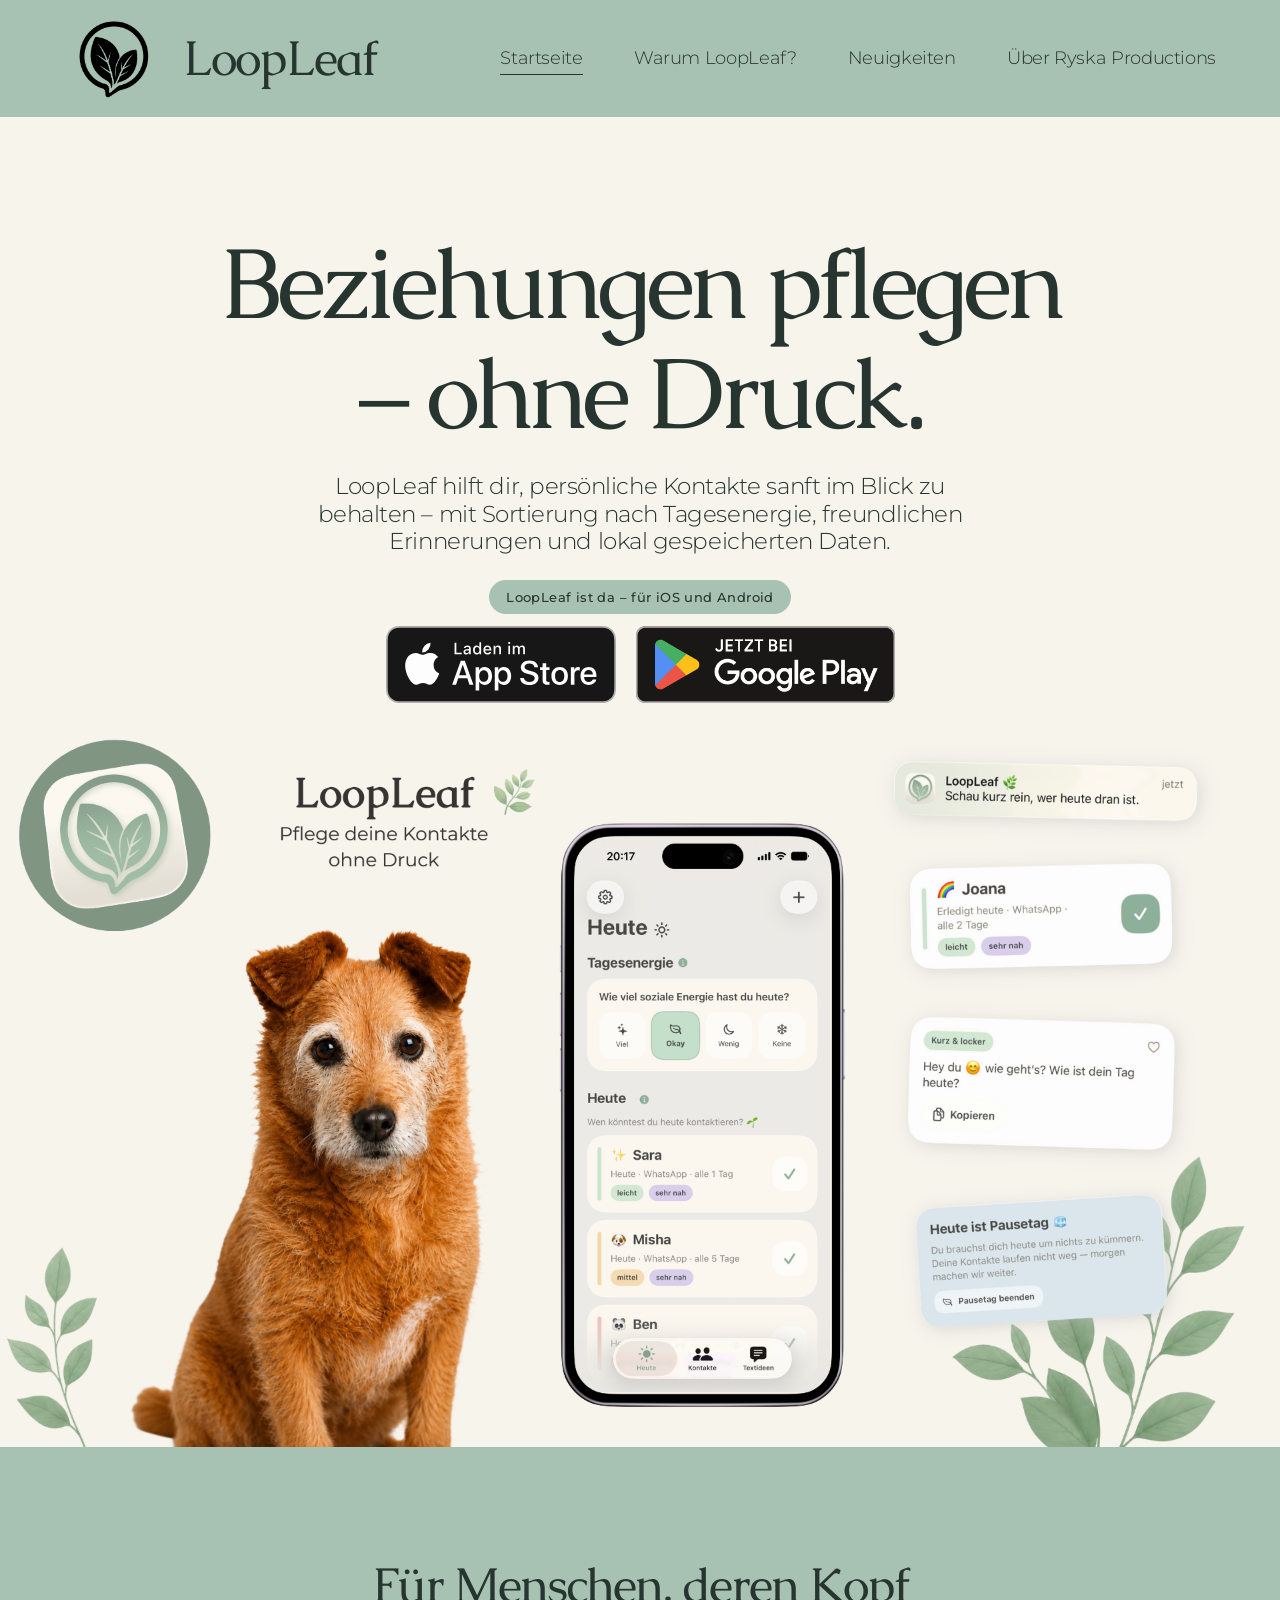
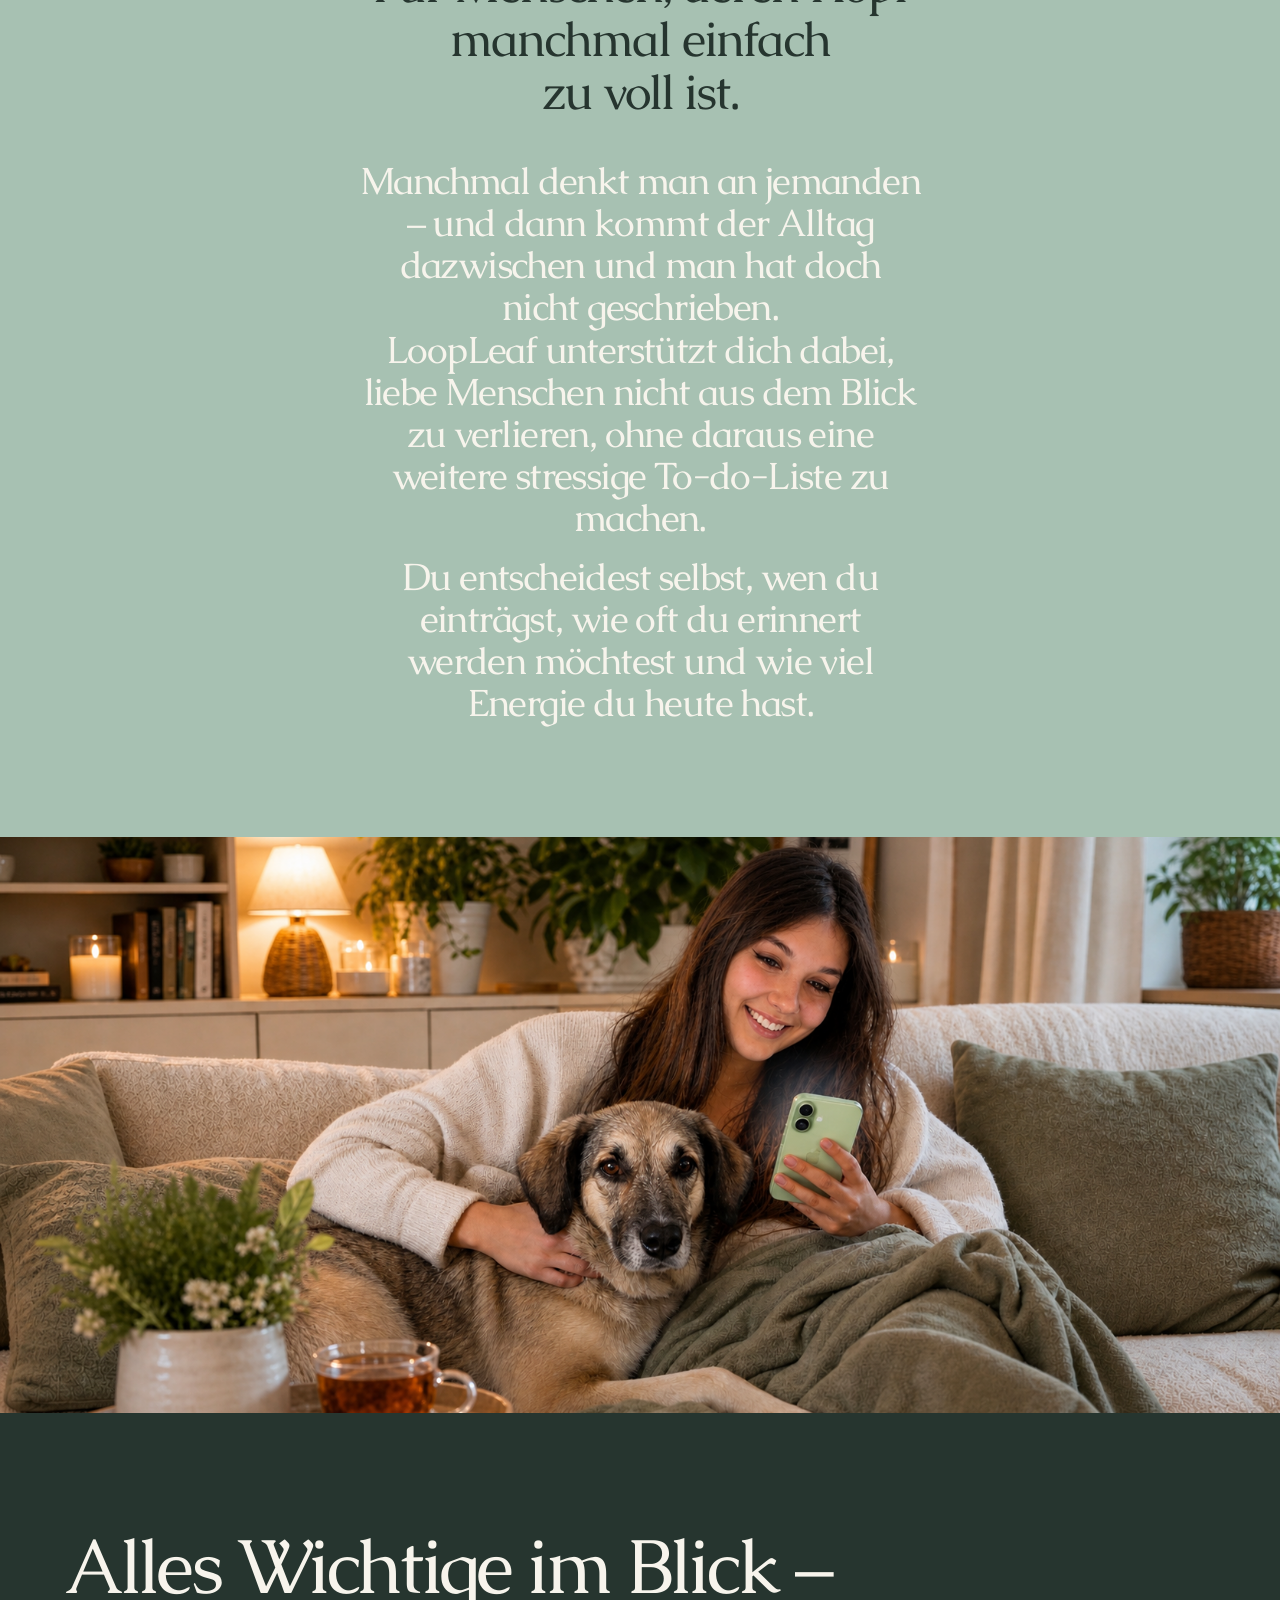
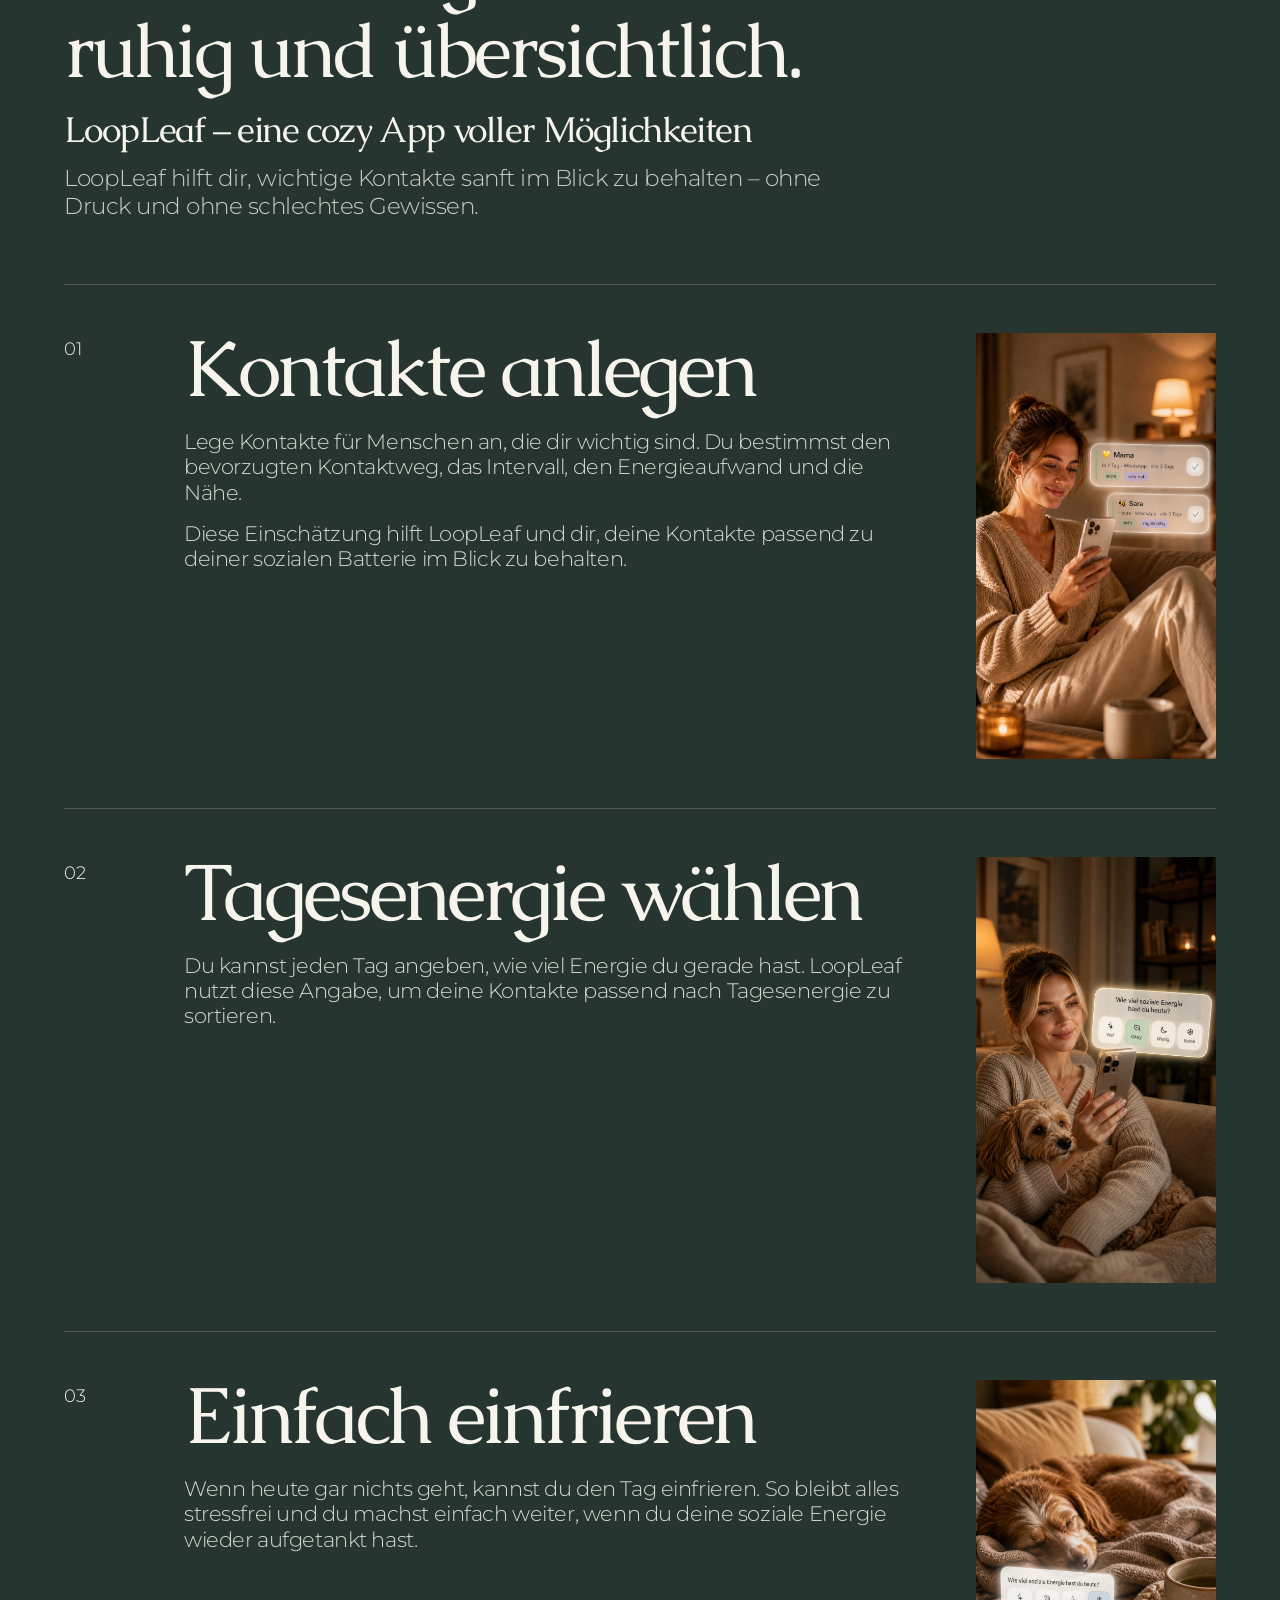
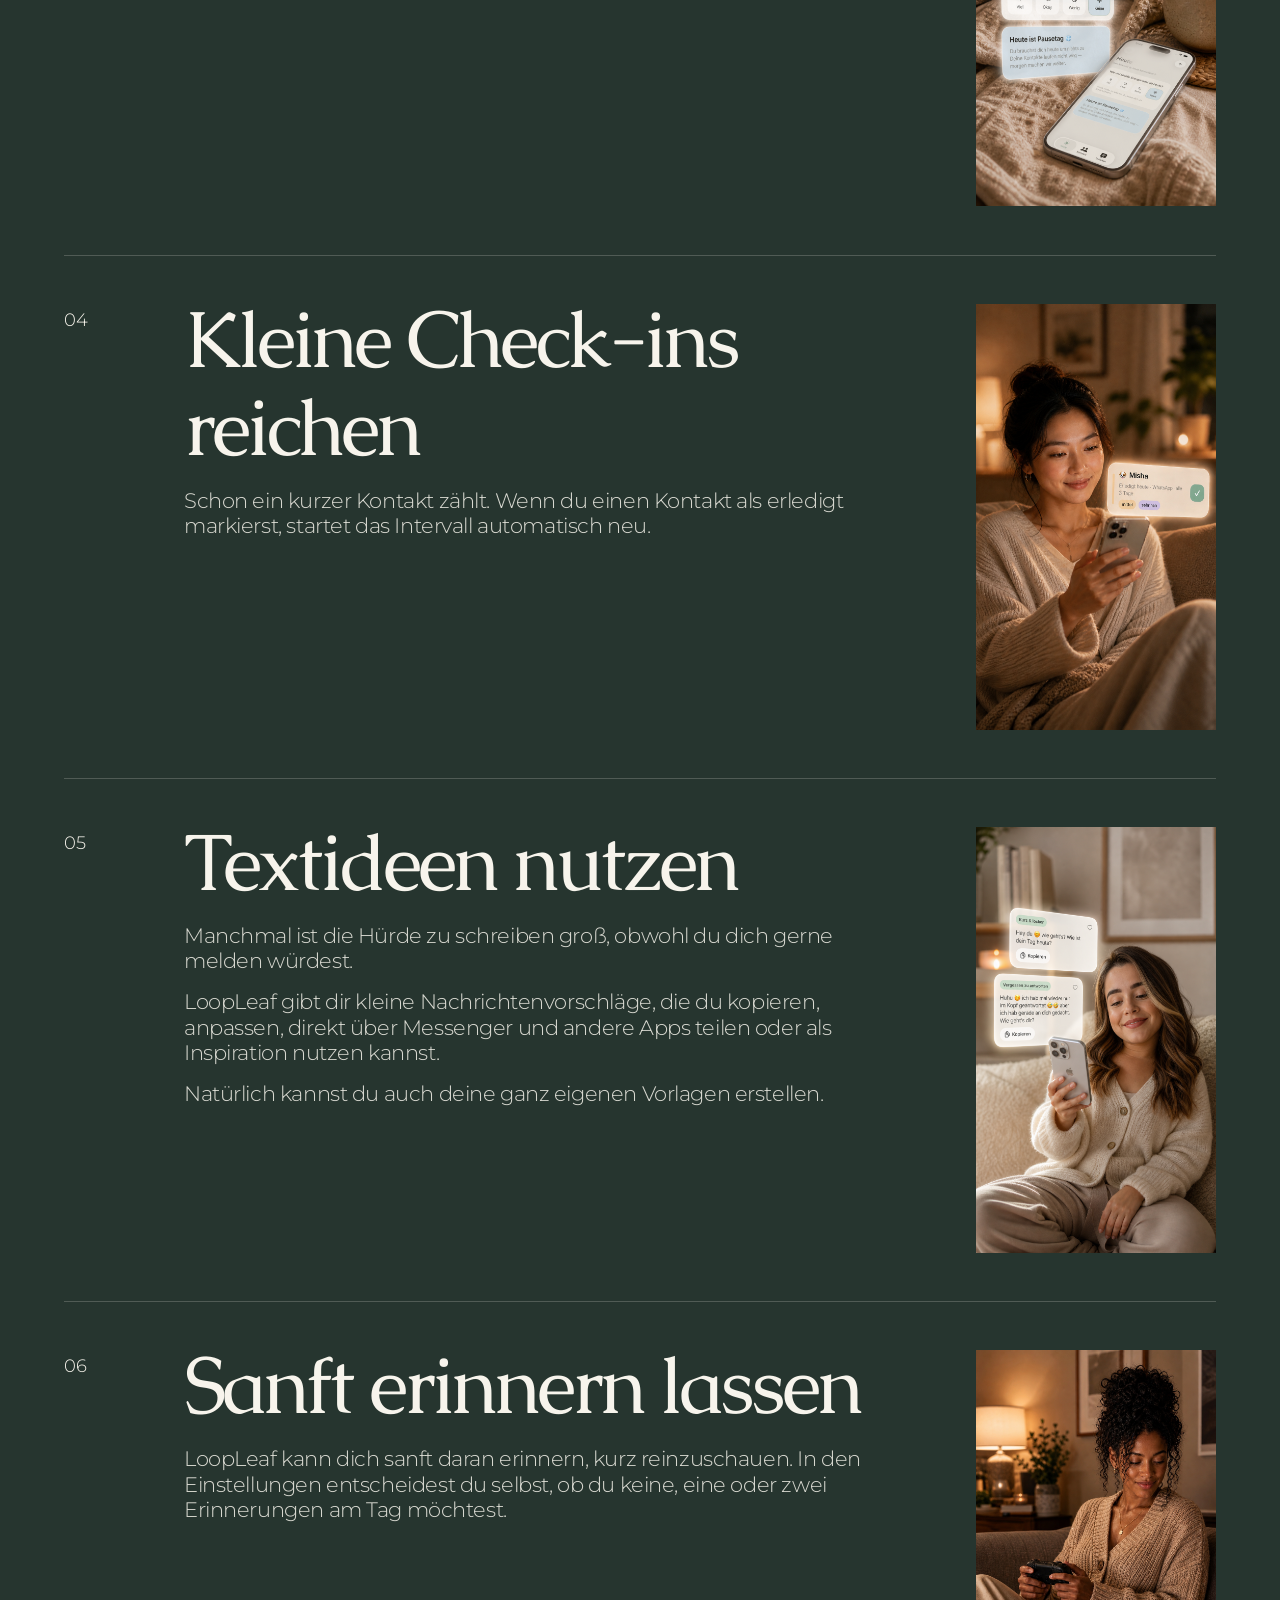
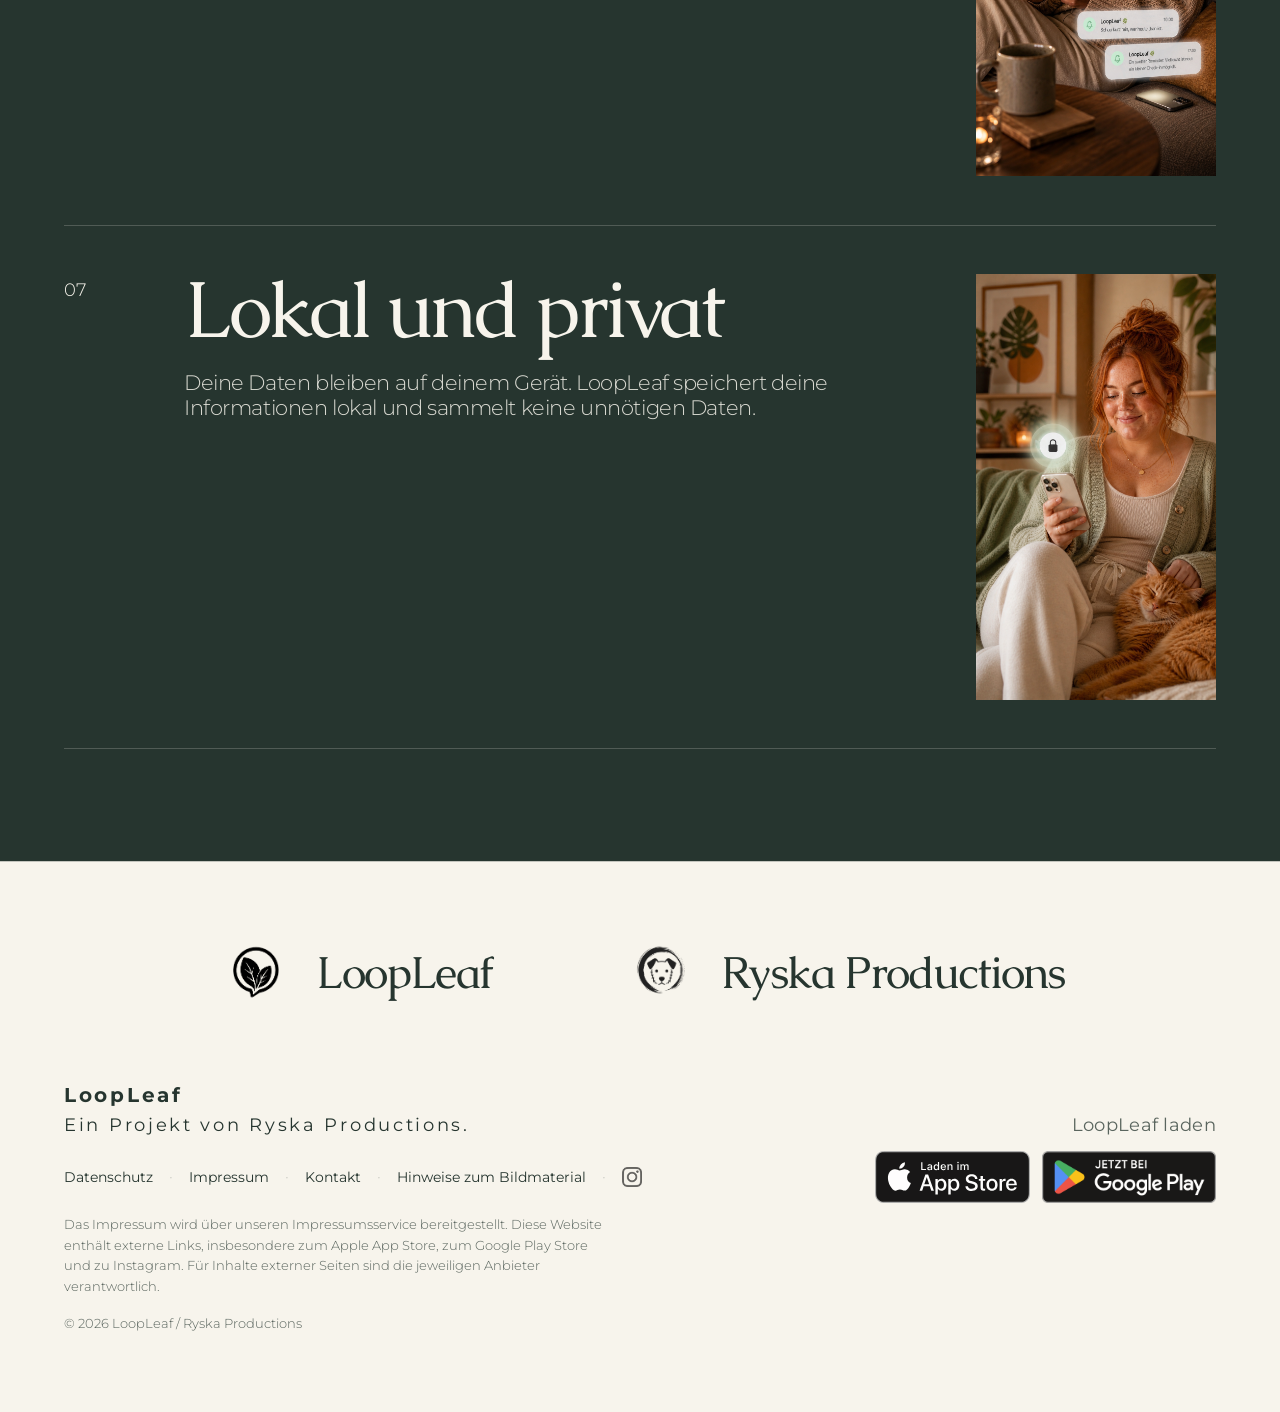
<file: index.html>
<!DOCTYPE html>
<html lang="de">
<head>
  <meta charset="UTF-8">
  <meta name="viewport" content="width=device-width, initial-scale=1.0">
  <meta name="description" content="LoopLeaf – Beziehungen pflegen ohne Druck. Eine iOS-App von Ryska Productions.">
  <title>LoopLeaf – Beziehungen pflegen ohne Druck.</title>
  <link rel="stylesheet" href="css/styles.css">
  <link rel="icon" href="assets/logos/loopleaf-app-icon-green.png" type="image/png">
  <link rel="apple-touch-icon" href="assets/logos/loopleaf-app-icon-green.png">

  <!-- Open Graph / Social Preview -->
  <meta property="og:type"         content="website">
  <meta property="og:url"          content="https://www.loopleaf.de/">
  <meta property="og:title"        content="LoopLeaf – Beziehungen pflegen ohne Druck.">
  <meta property="og:description"  content="LoopLeaf hilft dir, persönliche Kontakte sanft im Blick zu behalten – ohne Druck und ohne schlechtes Gewissen. Eine App von Ryska Productions.">
  <meta property="og:image"        content="https://www.loopleaf.de/assets/images/OG-Bild-LoopLeaf-1200x630-komp.jpg">
  <meta property="og:image:width"  content="1200">
  <meta property="og:image:height" content="630">
  <meta property="og:image:alt"    content="LoopLeaf – Beziehungen pflegen ohne Druck">
  <meta name="twitter:card"        content="summary_large_image">
  <meta name="twitter:title"       content="LoopLeaf – Beziehungen pflegen ohne Druck.">
  <meta name="twitter:description" content="LoopLeaf hilft dir, persönliche Kontakte sanft im Blick zu behalten – ohne Druck und ohne schlechtes Gewissen. Eine App von Ryska Productions.">
  <meta name="twitter:image"       content="https://www.loopleaf.de/assets/images/OG-Bild-LoopLeaf-1200x630-komp.jpg">
</head>
<body>

  <!-- HEADER -->
  <header class="site-header" id="site-header">
    <div class="header-inner">

      <a href="index.html" class="site-logo" aria-label="LoopLeaf – zur Startseite">
        <img src="assets/logos/loopleaf-logo-black.png" alt="" aria-hidden="true" class="site-logo__icon">
        <span class="site-logo__text">LoopLeaf</span>
      </a>

      <nav class="site-nav" id="site-nav" aria-label="Hauptnavigation">
        <ul role="list">
          <li><a href="index.html" aria-current="page">Startseite</a></li>
          <li><a href="warum.html">Warum LoopLeaf?</a></li>
          <li><a href="neuigkeiten.html">Neuigkeiten</a></li>
          <li><a href="ryska.html">Über Ryska Productions</a></li>
        </ul>
      </nav>

      <button
        class="nav-toggle"
        id="nav-toggle"
        aria-expanded="false"
        aria-controls="mobile-nav"
        aria-label="Menü öffnen"
      >
        <span class="nav-toggle-bar" aria-hidden="true"></span>
        <span class="nav-toggle-bar" aria-hidden="true"></span>
        <span class="nav-toggle-bar" aria-hidden="true"></span>
      </button>

    </div>
  </header>

  <!-- MOBILE NAVIGATION -->
  <nav class="mobile-nav" id="mobile-nav" aria-label="Mobile Navigation" aria-hidden="true">
    <ul role="list">
      <li><a href="index.html" aria-current="page">Startseite</a></li>
      <li><a href="warum.html">Warum LoopLeaf?</a></li>
      <li><a href="neuigkeiten.html">Neuigkeiten</a></li>
      <li><a href="ryska.html">Über Ryska Productions</a></li>
      <li><a href="datenschutz.html">Datenschutz</a></li>
      <li><a href="https://mein.online-impressum.de/ryska-productions/" target="_blank" rel="noopener noreferrer">Impressum</a></li>
      <li><a href="mailto:ryskaproductions@gmail.com">Kontakt</a></li>
    </ul>
  </nav>

  <!-- HAUPTINHALT -->
  <main id="main-content">

    <!-- 1. HERO -->
    <section class="hero">

      <!-- Textbereich im Container zentriert -->
      <div class="container">
        <div class="hero-text">
          <h1>Beziehungen pflegen – ohne Druck.</h1>
          <p class="hero-intro">
            LoopLeaf hilft dir, persönliche Kontakte sanft im Blick zu behalten –
            mit Sortierung nach Tagesenergie, freundlichen Erinnerungen und
            lokal gespeicherten Daten.
          </p>
          <span class="hero-badge">LoopLeaf ist da – für iOS und Android</span>
          <div class="hero-store-badges">
            <a
              href="https://apps.apple.com/de/app/loopleaf/id6767885278"
              target="_blank"
              rel="noopener noreferrer"
              referrerpolicy="no-referrer"
              aria-label="LoopLeaf im Apple App Store öffnen"
            >
              <img
                src="assets/icons/Download_on_App_Store/Black_lockup/SVG/Download_on_the_App_Store_Badge_DE_RGB_blk_092917.svg"
                alt="Download im App Store"
                class="store-badge"
              >
            </a>
            <a
              href="https://play.google.com/store/apps/details?id=com.ryska.loopleaf&amp;hl=de&amp;gl=DE"
              target="_blank"
              rel="noopener noreferrer"
              referrerpolicy="no-referrer"
              aria-label="LoopLeaf bei Google Play öffnen"
            >
              <img
                src="assets/icons/GetItOnGooglePlay_Badge_Web_color_German.png"
                alt="Jetzt bei Google Play"
                class="store-badge store-badge--play"
              >
            </a>
          </div>
        </div>
      </div>

      <!-- Bild außerhalb des Containers für maximale Breite -->
      <div class="hero-media">
        <picture>
          <source media="(min-width: 1024px)" srcset="assets/images/LL%20Web%20Hero%201920x1080_better.png">
          <source media="(min-width: 768px)" srcset="assets/images/LL%20Web%20Hero%20-%20Tablet_better.png">
          <img
            src="assets/images/LL%20Mobil%20Hero%20%281080%20x%201920%20px%29_better.png"
            alt="LoopLeaf App Vorschau mit Kontaktliste und sanften Erinnerungen"
            class="hero-image"
          >
        </picture>
      </div>

    </section>


    <!-- 2. ZIELGRUPPEN-ABSCHNITT -->
    <section class="target-section" aria-labelledby="target-heading">
      <div class="container">
        <h2 id="target-heading">Für Menschen, deren Kopf<br>manchmal einfach<br>zu voll ist.</h2>
        <p>
          Manchmal denkt man an jemanden – und dann kommt der Alltag dazwischen und man hat doch nicht geschrieben.<br>
          LoopLeaf unterstützt dich dabei, liebe Menschen nicht aus dem Blick zu verlieren,
          ohne daraus eine weitere stressige To-do-Liste zu machen.
        </p>
        <p>
          Du entscheidest selbst, wen du einträgst, wie oft du erinnert werden möchtest
          und wie viel Energie du heute hast.
        </p>
      </div>
    </section>


    <!-- 3. SOFA-BILD -->
    <div class="sofa-image-section">
      <img
        src="assets/images/loopleaf-sofa-scene.png"
        alt="Frau entspannt mit Hund auf dem Sofa und schaut auf ihr Smartphone"
      >
    </div>


    <!-- 4. FEATURES -->
    <section class="features-section" aria-labelledby="features-heading">
      <div class="container">

        <div class="features-intro">
          <h2 id="features-heading">Alles Wichtige<br class="mobile-br"> im Blick –<br>ruhig und<br class="mobile-br"> übersichtlich.</h2>
          <p class="features-subline">LoopLeaf – eine cozy App voller Möglichkeiten</p>
          <p class="features-desc">
            LoopLeaf hilft dir, wichtige Kontakte sanft im Blick zu behalten –
            ohne Druck und ohne schlechtes Gewissen.
          </p>
        </div>

        <div class="features-list">

          <!-- Feature 01 -->
          <article class="feature-item">
            <p class="feature-number">01</p>
            <div class="feature-content">
              <h3>Kontakte anlegen</h3>
              <p>
                Lege Kontakte für Menschen an, die dir wichtig sind. Du bestimmst den
                bevorzugten Kontaktweg, das Intervall, den Energieaufwand und die Nähe.
              </p>
              <p>
                Diese Einschätzung hilft LoopLeaf und dir, deine Kontakte passend zu deiner
                sozialen Batterie im Blick zu behalten.
              </p>
            </div>
            <img
              src="assets/images/feature-kontakte.png"
              alt="Kontaktübersicht in der LoopLeaf App"
              class="feature-image"
            >
          </article>

          <!-- Feature 02 -->
          <article class="feature-item">
            <p class="feature-number">02</p>
            <div class="feature-content">
              <h3>Tagesenergie wählen</h3>
              <p>
                Du kannst jeden Tag angeben, wie viel Energie du gerade hast.
                LoopLeaf nutzt diese Angabe, um deine Kontakte passend nach
                Tagesenergie zu sortieren.
              </p>
            </div>
            <img
              src="assets/images/feature-tagesenergie.png"
              alt="Frau mit Hund wählt ihre Tagesenergie"
              class="feature-image"
            >
          </article>

          <!-- Feature 03 -->
          <article class="feature-item">
            <p class="feature-number">03</p>
            <div class="feature-content">
              <h3>Einfach einfrieren</h3>
              <p>
                Wenn heute gar nichts geht, kannst du den Tag einfrieren.
                So bleibt alles stressfrei und du machst einfach weiter, wenn du deine soziale Energie wieder aufgetankt hast.
              </p>
            </div>
            <img
              src="assets/images/feature-pausetag.png"
              alt="Schlafender Hund als Symbol für den Pausetag"
              class="feature-image"
            >
          </article>

          <!-- Feature 04 -->
          <article class="feature-item">
            <p class="feature-number">04</p>
            <div class="feature-content">
              <h3>Kleine Check-ins reichen</h3>
              <p>
                Schon ein kurzer Kontakt zählt. Wenn du einen Kontakt als erledigt
                markierst, startet das Intervall automatisch neu.
              </p>
            </div>
            <img
              src="assets/images/feature-checkin.png"
              alt="Frau hakt einen Kontakt in LoopLeaf ab"
              class="feature-image"
            >
          </article>

          <!-- Feature 05 -->
          <article class="feature-item">
            <p class="feature-number">05</p>
            <div class="feature-content">
              <h3>Textideen nutzen</h3>
              <p>
                Manchmal ist die Hürde zu schreiben groß, obwohl du dich gerne
                melden würdest.
              </p>
              <p>
                LoopLeaf gibt dir kleine Nachrichtenvorschläge, die du kopieren,
                anpassen, direkt über Messenger und andere Apps teilen oder als
                Inspiration nutzen kannst.
              </p>
              <p>
                Natürlich kannst du auch deine ganz eigenen Vorlagen erstellen.
              </p>
            </div>
            <img
              src="assets/images/feature-textideen.png"
              alt="Nachrichtenvorschläge in der LoopLeaf App"
              class="feature-image"
            >
          </article>

          <!-- Feature 06 -->
          <article class="feature-item">
            <p class="feature-number">06</p>
            <div class="feature-content">
              <h3>Sanft erinnern lassen</h3>
              <p>
                LoopLeaf kann dich sanft daran erinnern, kurz reinzuschauen.
                In den Einstellungen entscheidest du selbst, ob du keine, eine
                oder zwei Erinnerungen am Tag möchtest.
              </p>
            </div>
            <img
              src="assets/images/feature-erinnerungen.png"
              alt="Sanfte Benachrichtigung von LoopLeaf"
              class="feature-image"
            >
          </article>

          <!-- Feature 07 -->
          <article class="feature-item">
            <p class="feature-number">07</p>
            <div class="feature-content">
              <h3>Lokal und privat</h3>
              <p>
                Deine Daten bleiben auf deinem Gerät. LoopLeaf speichert deine
                Informationen lokal und sammelt keine unnötigen Daten.
              </p>
            </div>
            <img
              src="assets/images/feature-lokal-privat.png"
              alt="Frau mit Katze als Symbol für Privatsphäre und Sicherheit"
              class="feature-image"
            >
          </article>

        </div>
      </div>
    </section>

  </main>


  <!-- FOOTER -->
  <footer class="site-footer">
    <div class="footer-inner">

      <!-- Obere Branding-Zeile -->
      <div class="footer-brand-row">
        <div class="footer-brand-item">
          <img src="assets/logos/loopleaf-logo-black.png" alt="" aria-hidden="true" class="footer-brand-logo">
          <span class="footer-brand-title">LoopLeaf</span>
        </div>
        <div class="footer-brand-item">
          <img src="assets/logos/ryska-productions-logo.png" alt="" aria-hidden="true" class="footer-brand-logo">
          <span class="footer-brand-title">Ryska Productions</span>
        </div>
      </div>

      <!-- Unterer Textblock -->
      <div class="footer-meta">

        <!-- Linke Spalte: Links, Hinweise, Copyright -->
        <div class="footer-meta-left">
          <p class="footer-small-heading">LoopLeaf</p>
          <p class="footer-subline">Ein Projekt von Ryska Productions.</p>

          <nav class="footer-nav" aria-label="Footer-Navigation">
            <a href="datenschutz.html">Datenschutz</a>
            <span class="footer-divider" aria-hidden="true">·</span>
            <a href="https://mein.online-impressum.de/ryska-productions/" target="_blank" rel="noopener noreferrer">Impressum</a>
            <span class="footer-divider" aria-hidden="true">·</span>
            <a href="mailto:ryskaproductions@gmail.com">Kontakt</a>
            <span class="footer-divider" aria-hidden="true">·</span>
            <a href="bildmaterial.html">Hinweise zum Bildmaterial</a>
            <span class="footer-divider" aria-hidden="true">·</span>
            <a
              href="https://www.instagram.com/loopleaf.app"
              class="footer-social-link"
              target="_blank"
              rel="noopener noreferrer"
              referrerpolicy="no-referrer"
              aria-label="Instagram-Profil von LoopLeaf öffnen"
            >
              <img
                src="assets/icons/Instagram_Glyph_Black.png"
                alt=""
                aria-hidden="true"
                class="footer-social-icon"
              >
            </a>
          </nav>

          <p class="footer-note">
            Das Impressum wird über unseren Impressumsservice bereitgestellt.
            Diese Website enthält externe Links, insbesondere zum Apple App Store, zum Google Play Store und zu Instagram.
            Für Inhalte externer Seiten sind die jeweiligen Anbieter verantwortlich.
          </p>

          <p class="footer-copyright">© 2026 LoopLeaf / Ryska Productions</p>
        </div>

        <!-- Rechte Download-Spalte -->
        <div class="footer-meta-right">
          <p class="footer-download-heading">LoopLeaf laden</p>
          <div class="footer-store-badges">
            <a
              href="https://apps.apple.com/de/app/loopleaf/id6767885278"
              target="_blank"
              rel="noopener noreferrer"
              referrerpolicy="no-referrer"
              aria-label="LoopLeaf im Apple App Store öffnen"
            >
              <img
                src="assets/icons/Download_on_App_Store/Black_lockup/SVG/Download_on_the_App_Store_Badge_DE_RGB_blk_092917.svg"
                alt="Download im App Store"
                class="store-badge store-badge--footer"
              >
            </a>
            <a
              href="https://play.google.com/store/apps/details?id=com.ryska.loopleaf&amp;hl=de&amp;gl=DE"
              target="_blank"
              rel="noopener noreferrer"
              referrerpolicy="no-referrer"
              aria-label="LoopLeaf bei Google Play öffnen"
            >
              <img
                src="assets/icons/GetItOnGooglePlay_Badge_Web_color_German.png"
                alt="Jetzt bei Google Play"
                class="store-badge store-badge--footer store-badge--play-footer"
              >
            </a>
          </div>
        </div>

      </div>

    </div>
  </footer>

  <script src="js/main.js"></script>
</body>
</html>
</file>
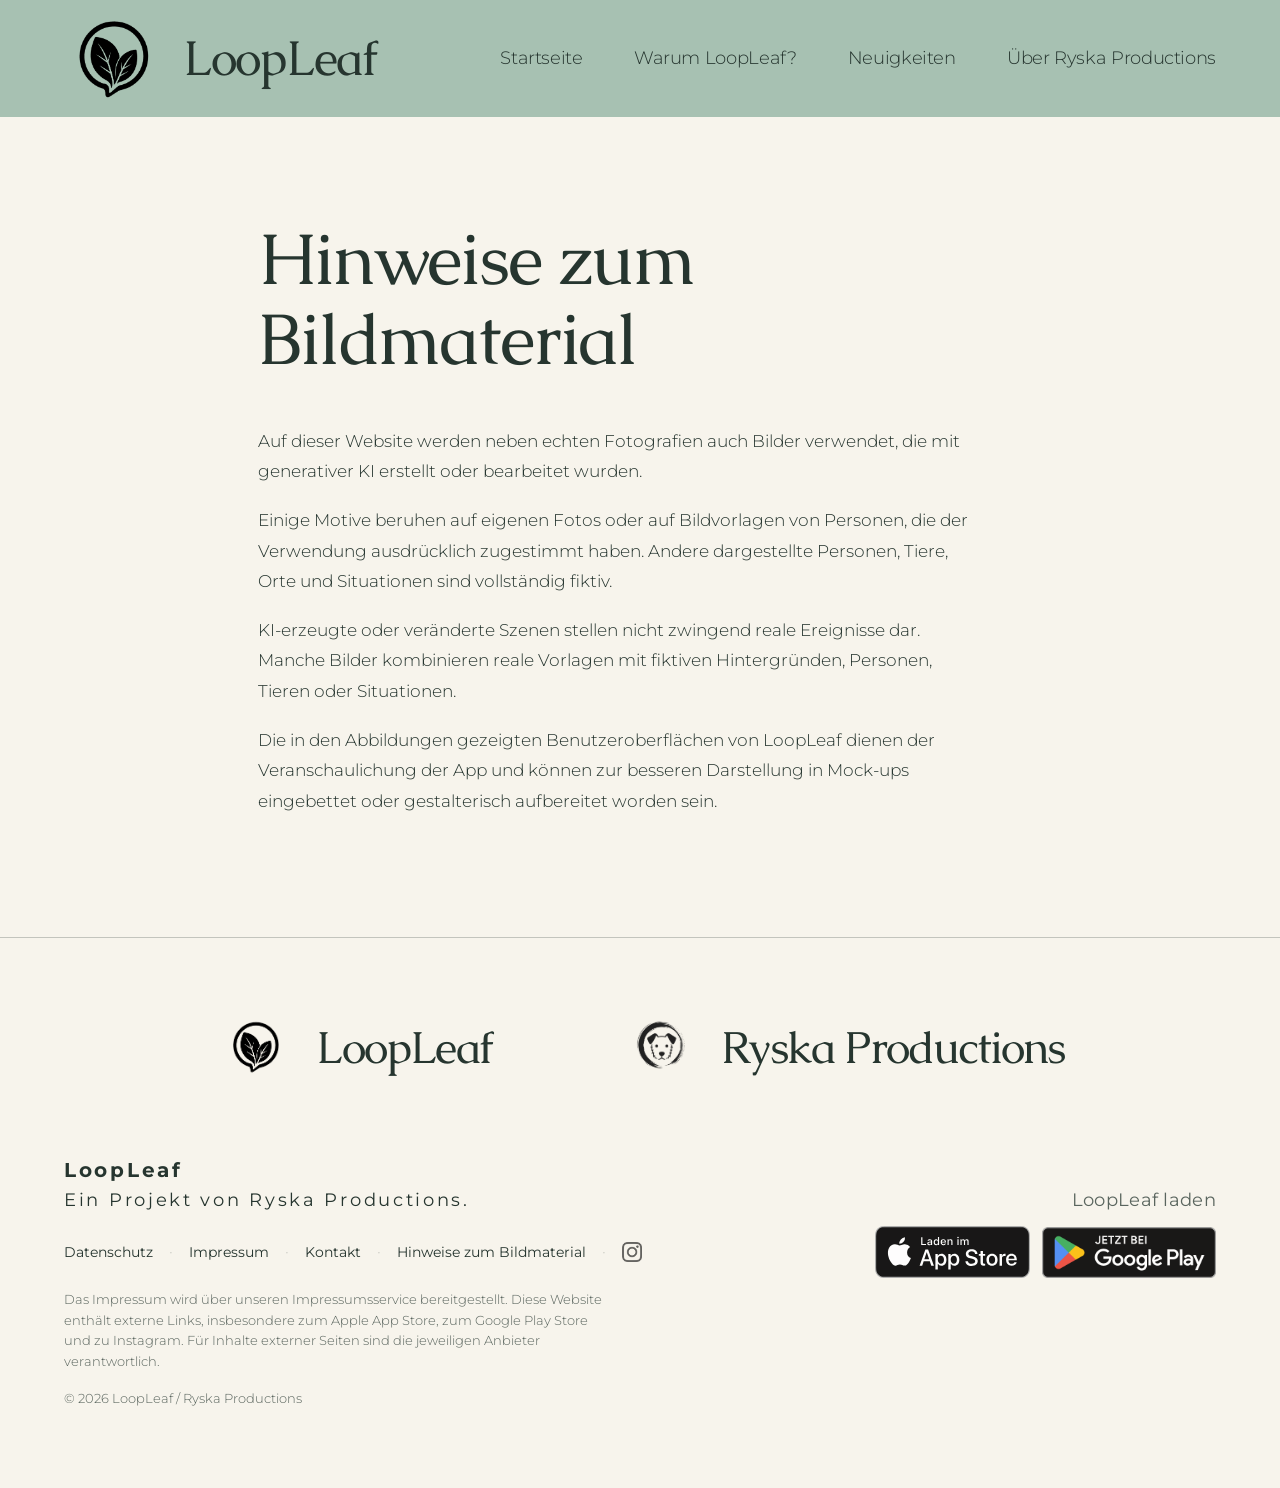
<file: bildmaterial.html>
<!DOCTYPE html>
<html lang="de">
<head>
  <meta charset="UTF-8">
  <meta name="viewport" content="width=device-width, initial-scale=1.0">
  <meta name="description" content="Informationen zur Verwendung von Fotografien sowie KI-generiertem und KI-bearbeitetem Bildmaterial auf der LoopLeaf-Website.">
  <title>Hinweise zum Bildmaterial – LoopLeaf</title>
  <link rel="stylesheet" href="css/styles.css">
  <link rel="icon" href="assets/logos/loopleaf-app-icon-green.png" type="image/png">
  <link rel="apple-touch-icon" href="assets/logos/loopleaf-app-icon-green.png">

  <!-- Open Graph / Social Preview -->
  <meta property="og:type"         content="website">
  <meta property="og:url"          content="https://www.loopleaf.de/bildmaterial.html">
  <meta property="og:title"        content="Hinweise zum Bildmaterial – LoopLeaf">
  <meta property="og:description"  content="Informationen zur Verwendung von Fotografien sowie KI-generiertem und KI-bearbeitetem Bildmaterial auf der LoopLeaf-Website.">
  <meta property="og:image"        content="https://www.loopleaf.de/assets/images/OG-Bild-LoopLeaf-1200x630-komp.jpg">
  <meta property="og:image:width"  content="1200">
  <meta property="og:image:height" content="630">
  <meta property="og:image:alt"    content="LoopLeaf – Beziehungen pflegen ohne Druck">
  <meta name="twitter:card"        content="summary_large_image">
  <meta name="twitter:title"       content="Hinweise zum Bildmaterial – LoopLeaf">
  <meta name="twitter:description" content="Informationen zur Verwendung von Fotografien sowie KI-generiertem und KI-bearbeitetem Bildmaterial auf der LoopLeaf-Website.">
  <meta name="twitter:image"       content="https://www.loopleaf.de/assets/images/OG-Bild-LoopLeaf-1200x630-komp.jpg">
</head>
<body>

  <!-- HEADER -->
  <header class="site-header" id="site-header">
    <div class="header-inner">

      <a href="index.html" class="site-logo" aria-label="LoopLeaf – zur Startseite">
        <img src="assets/logos/loopleaf-logo-black.png" alt="" aria-hidden="true" class="site-logo__icon">
        <span class="site-logo__text">LoopLeaf</span>
      </a>

      <nav class="site-nav" id="site-nav" aria-label="Hauptnavigation">
        <ul role="list">
          <li><a href="index.html">Startseite</a></li>
          <li><a href="warum.html">Warum LoopLeaf?</a></li>
          <li><a href="neuigkeiten.html">Neuigkeiten</a></li>
          <li><a href="ryska.html">Über Ryska Productions</a></li>
        </ul>
      </nav>

      <button
        class="nav-toggle"
        id="nav-toggle"
        aria-expanded="false"
        aria-controls="mobile-nav"
        aria-label="Menü öffnen"
      >
        <span class="nav-toggle-bar" aria-hidden="true"></span>
        <span class="nav-toggle-bar" aria-hidden="true"></span>
        <span class="nav-toggle-bar" aria-hidden="true"></span>
      </button>

    </div>
  </header>

  <!-- MOBILE NAVIGATION -->
  <nav class="mobile-nav" id="mobile-nav" aria-label="Mobile Navigation" aria-hidden="true">
    <ul role="list">
      <li><a href="index.html">Startseite</a></li>
      <li><a href="warum.html">Warum LoopLeaf?</a></li>
      <li><a href="neuigkeiten.html">Neuigkeiten</a></li>
      <li><a href="ryska.html">Über Ryska Productions</a></li>
      <li><a href="datenschutz.html">Datenschutz</a></li>
      <li><a href="https://mein.online-impressum.de/ryska-productions/" target="_blank" rel="noopener noreferrer">Impressum</a></li>
      <li><a href="mailto:ryskaproductions@gmail.com">Kontakt</a></li>
    </ul>
  </nav>

  <!-- HAUPTINHALT -->
  <main id="main-content">

    <div class="privacy-page">
      <div class="privacy-content">

        <h1>Hinweise zum Bildmaterial</h1>

        <p>Auf dieser Website werden neben echten Fotografien auch Bilder verwendet, die mit generativer KI erstellt oder bearbeitet wurden.</p>

        <p>Einige Motive beruhen auf eigenen Fotos oder auf Bildvorlagen von Personen, die der Verwendung ausdrücklich zugestimmt haben. Andere dargestellte Personen, Tiere, Orte und Situationen sind vollständig fiktiv.</p>

        <p>KI-erzeugte oder veränderte Szenen stellen nicht zwingend reale Ereignisse dar. Manche Bilder kombinieren reale Vorlagen mit fiktiven Hintergründen, Personen, Tieren oder Situationen.</p>

        <p>Die in den Abbildungen gezeigten Benutzeroberflächen von LoopLeaf dienen der Veranschaulichung der App und können zur besseren Darstellung in Mock-ups eingebettet oder gestalterisch aufbereitet worden sein.</p>

      </div>
    </div>

  </main>


  <!-- FOOTER -->
  <footer class="site-footer">
    <div class="footer-inner">

      <!-- Obere Branding-Zeile -->
      <div class="footer-brand-row">
        <div class="footer-brand-item">
          <img src="assets/logos/loopleaf-logo-black.png" alt="" aria-hidden="true" class="footer-brand-logo">
          <span class="footer-brand-title">LoopLeaf</span>
        </div>
        <div class="footer-brand-item">
          <img src="assets/logos/ryska-productions-logo.png" alt="" aria-hidden="true" class="footer-brand-logo">
          <span class="footer-brand-title">Ryska Productions</span>
        </div>
      </div>

      <!-- Unterer Textblock -->
      <div class="footer-meta">

        <!-- Linke Spalte: Links, Hinweise, Copyright -->
        <div class="footer-meta-left">
          <p class="footer-small-heading">LoopLeaf</p>
          <p class="footer-subline">Ein Projekt von Ryska Productions.</p>

          <nav class="footer-nav" aria-label="Footer-Navigation">
            <a href="datenschutz.html">Datenschutz</a>
            <span class="footer-divider" aria-hidden="true">·</span>
            <a href="https://mein.online-impressum.de/ryska-productions/" target="_blank" rel="noopener noreferrer">Impressum</a>
            <span class="footer-divider" aria-hidden="true">·</span>
            <a href="mailto:ryskaproductions@gmail.com">Kontakt</a>
            <span class="footer-divider" aria-hidden="true">·</span>
            <a href="bildmaterial.html" aria-current="page">Hinweise zum Bildmaterial</a>
            <span class="footer-divider" aria-hidden="true">·</span>
            <a
              href="https://www.instagram.com/loopleaf.app"
              class="footer-social-link"
              target="_blank"
              rel="noopener noreferrer"
              referrerpolicy="no-referrer"
              aria-label="Instagram-Profil von LoopLeaf öffnen"
            >
              <img
                src="assets/icons/Instagram_Glyph_Black.png"
                alt=""
                aria-hidden="true"
                class="footer-social-icon"
              >
            </a>
          </nav>

          <p class="footer-note">
            Das Impressum wird über unseren Impressumsservice bereitgestellt.
            Diese Website enthält externe Links, insbesondere zum Apple App Store, zum Google Play Store und zu Instagram.
            Für Inhalte externer Seiten sind die jeweiligen Anbieter verantwortlich.
          </p>

          <p class="footer-copyright">© 2026 LoopLeaf / Ryska Productions</p>
        </div>

        <!-- Rechte Download-Spalte -->
        <div class="footer-meta-right">
          <p class="footer-download-heading">LoopLeaf laden</p>
          <div class="footer-store-badges">
            <a
              href="https://apps.apple.com/de/app/loopleaf/id6767885278"
              target="_blank"
              rel="noopener noreferrer"
              referrerpolicy="no-referrer"
              aria-label="LoopLeaf im Apple App Store öffnen"
            >
              <img
                src="assets/icons/Download_on_App_Store/Black_lockup/SVG/Download_on_the_App_Store_Badge_DE_RGB_blk_092917.svg"
                alt="Download im App Store"
                class="store-badge store-badge--footer"
              >
            </a>
            <a
              href="https://play.google.com/store/apps/details?id=com.ryska.loopleaf&amp;hl=de&amp;gl=DE"
              target="_blank"
              rel="noopener noreferrer"
              referrerpolicy="no-referrer"
              aria-label="LoopLeaf bei Google Play öffnen"
            >
              <img
                src="assets/icons/GetItOnGooglePlay_Badge_Web_color_German.png"
                alt="Jetzt bei Google Play"
                class="store-badge store-badge--footer store-badge--play-footer"
              >
            </a>
          </div>
        </div>

      </div>

    </div>
  </footer>

  <script src="js/main.js"></script>
</body>
</html>
</file>
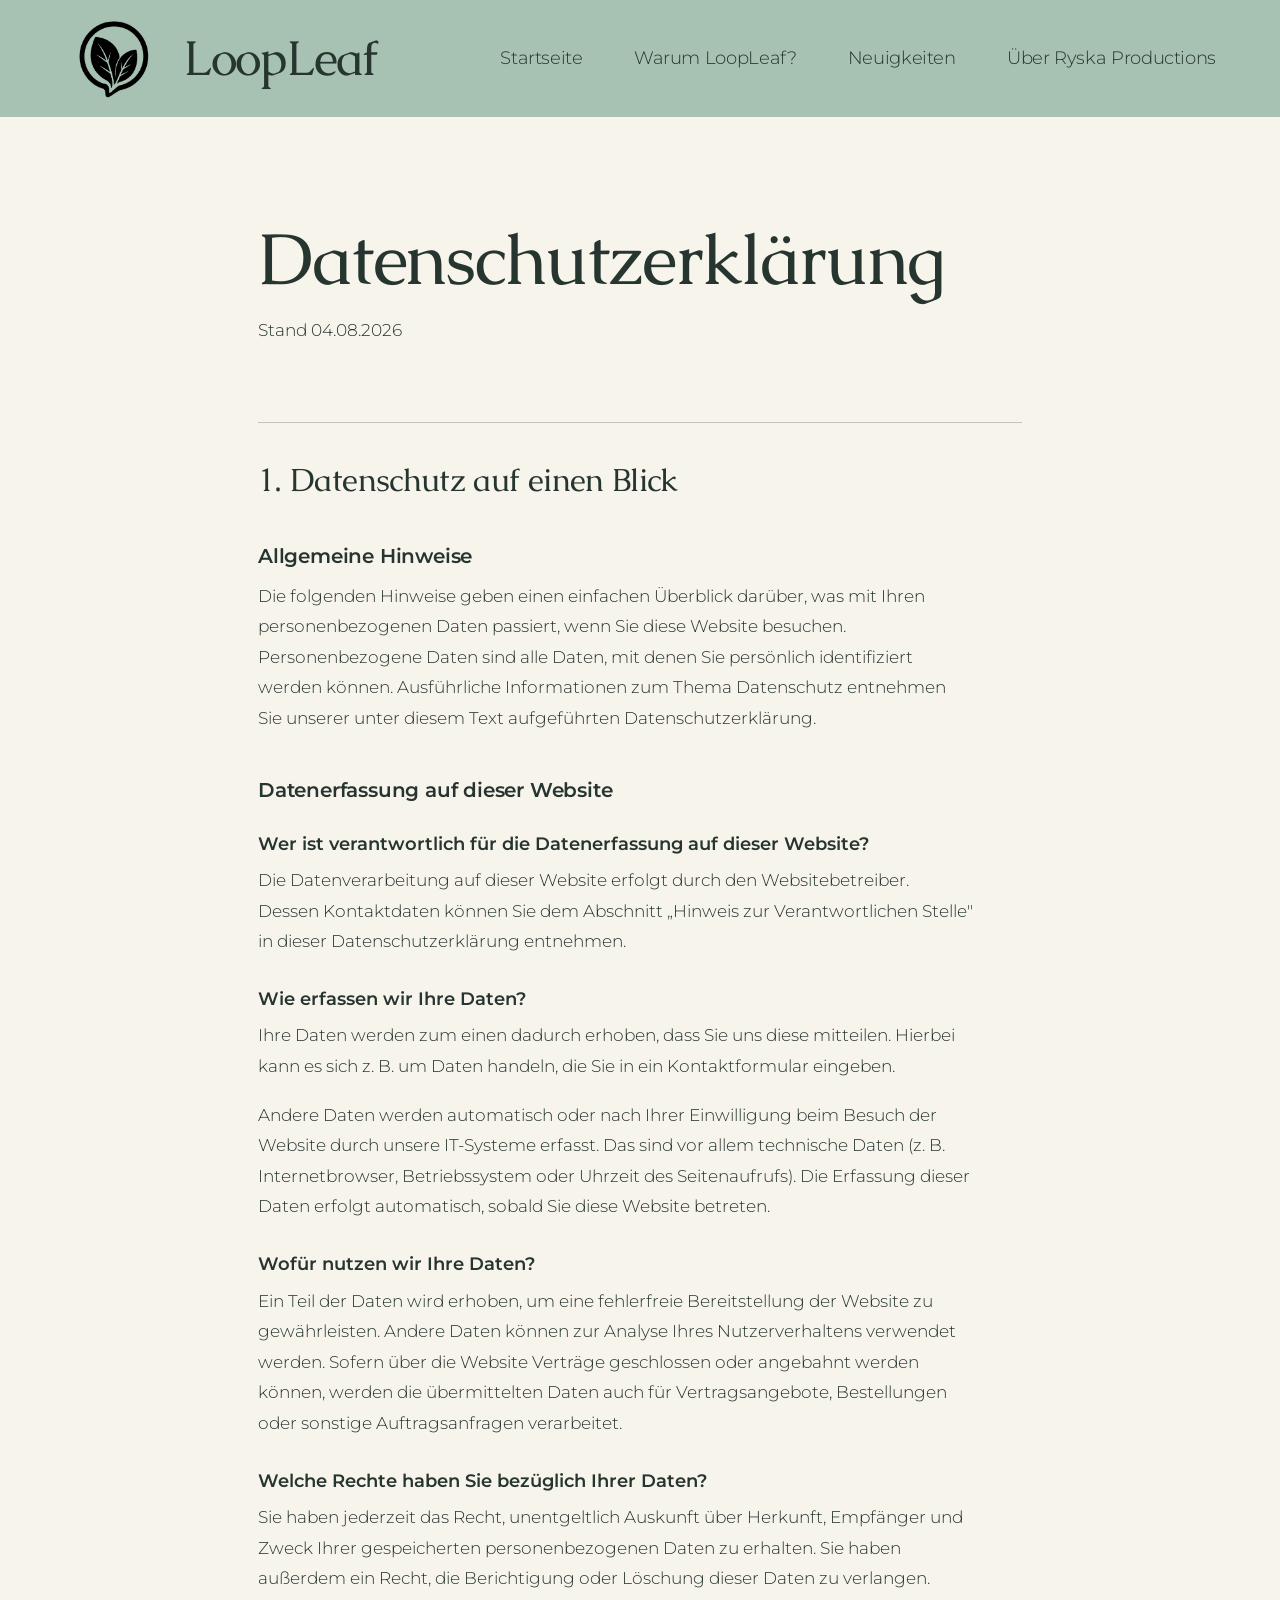
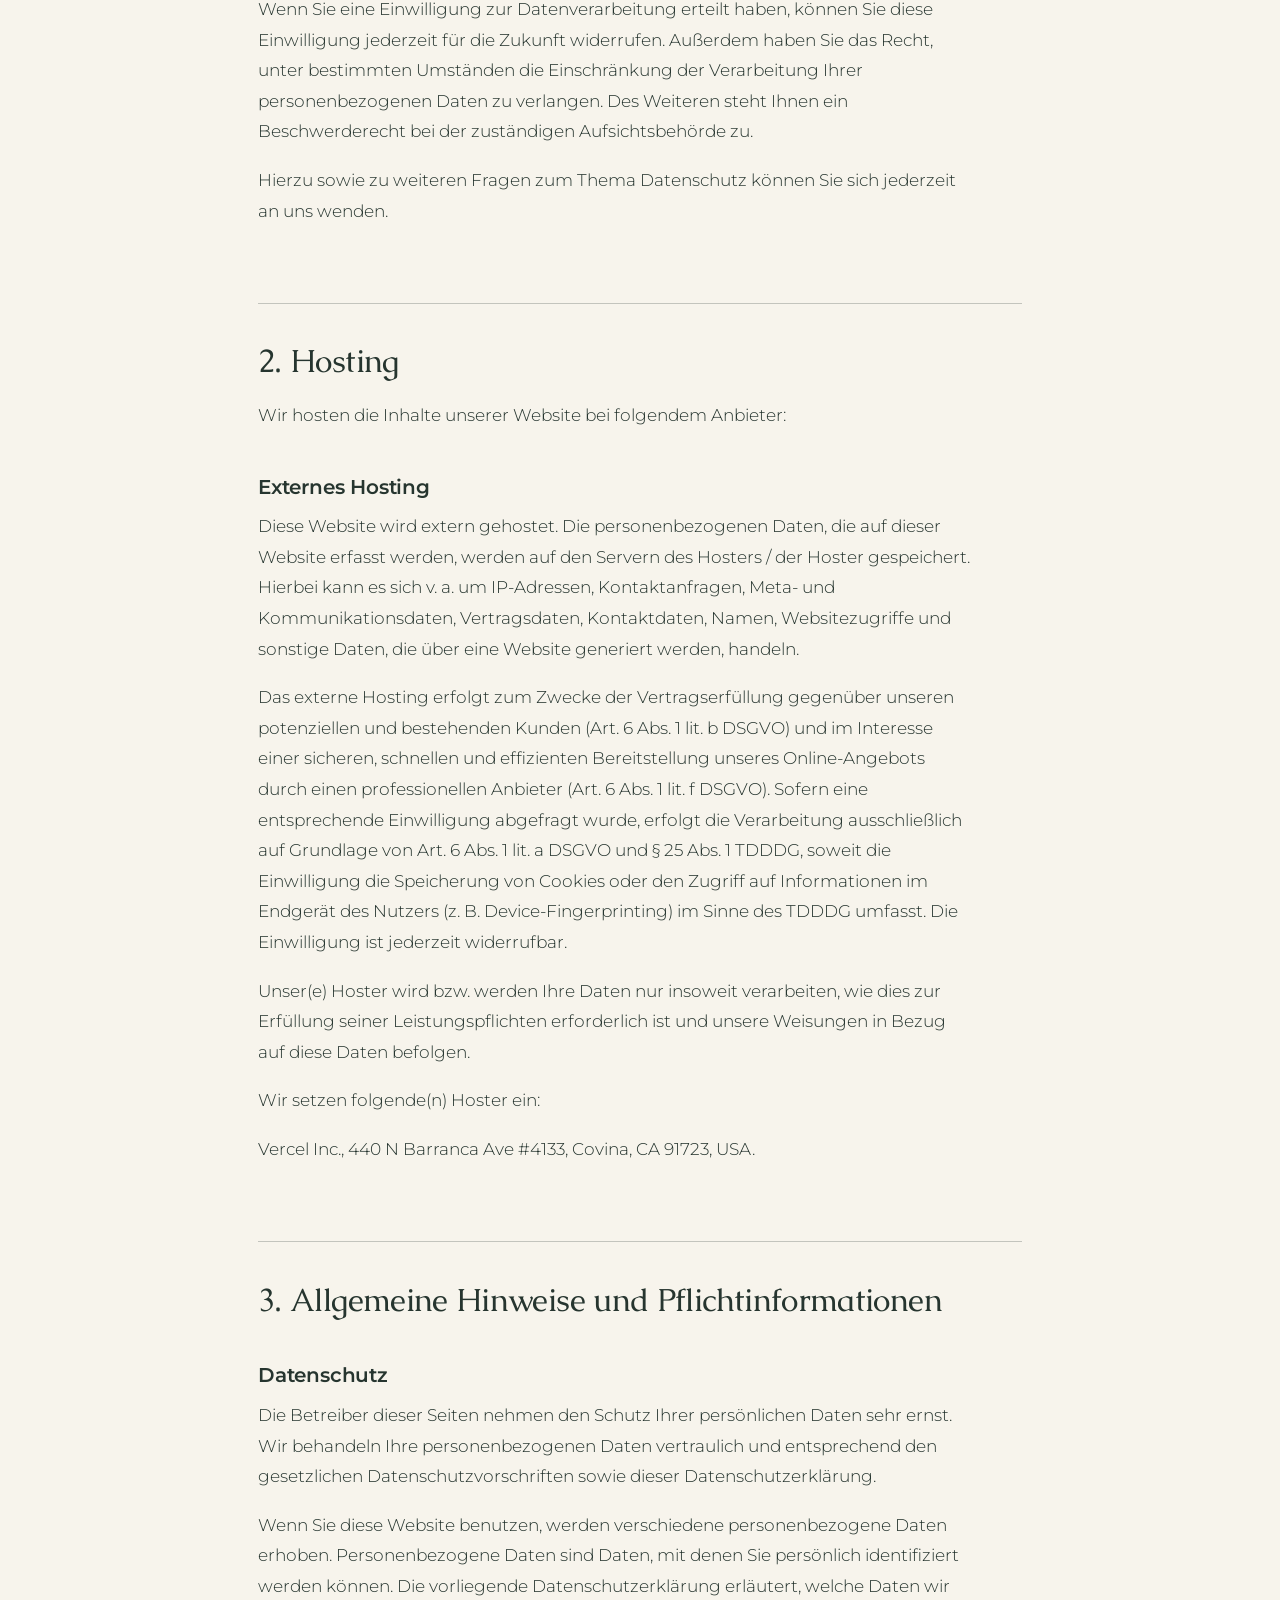
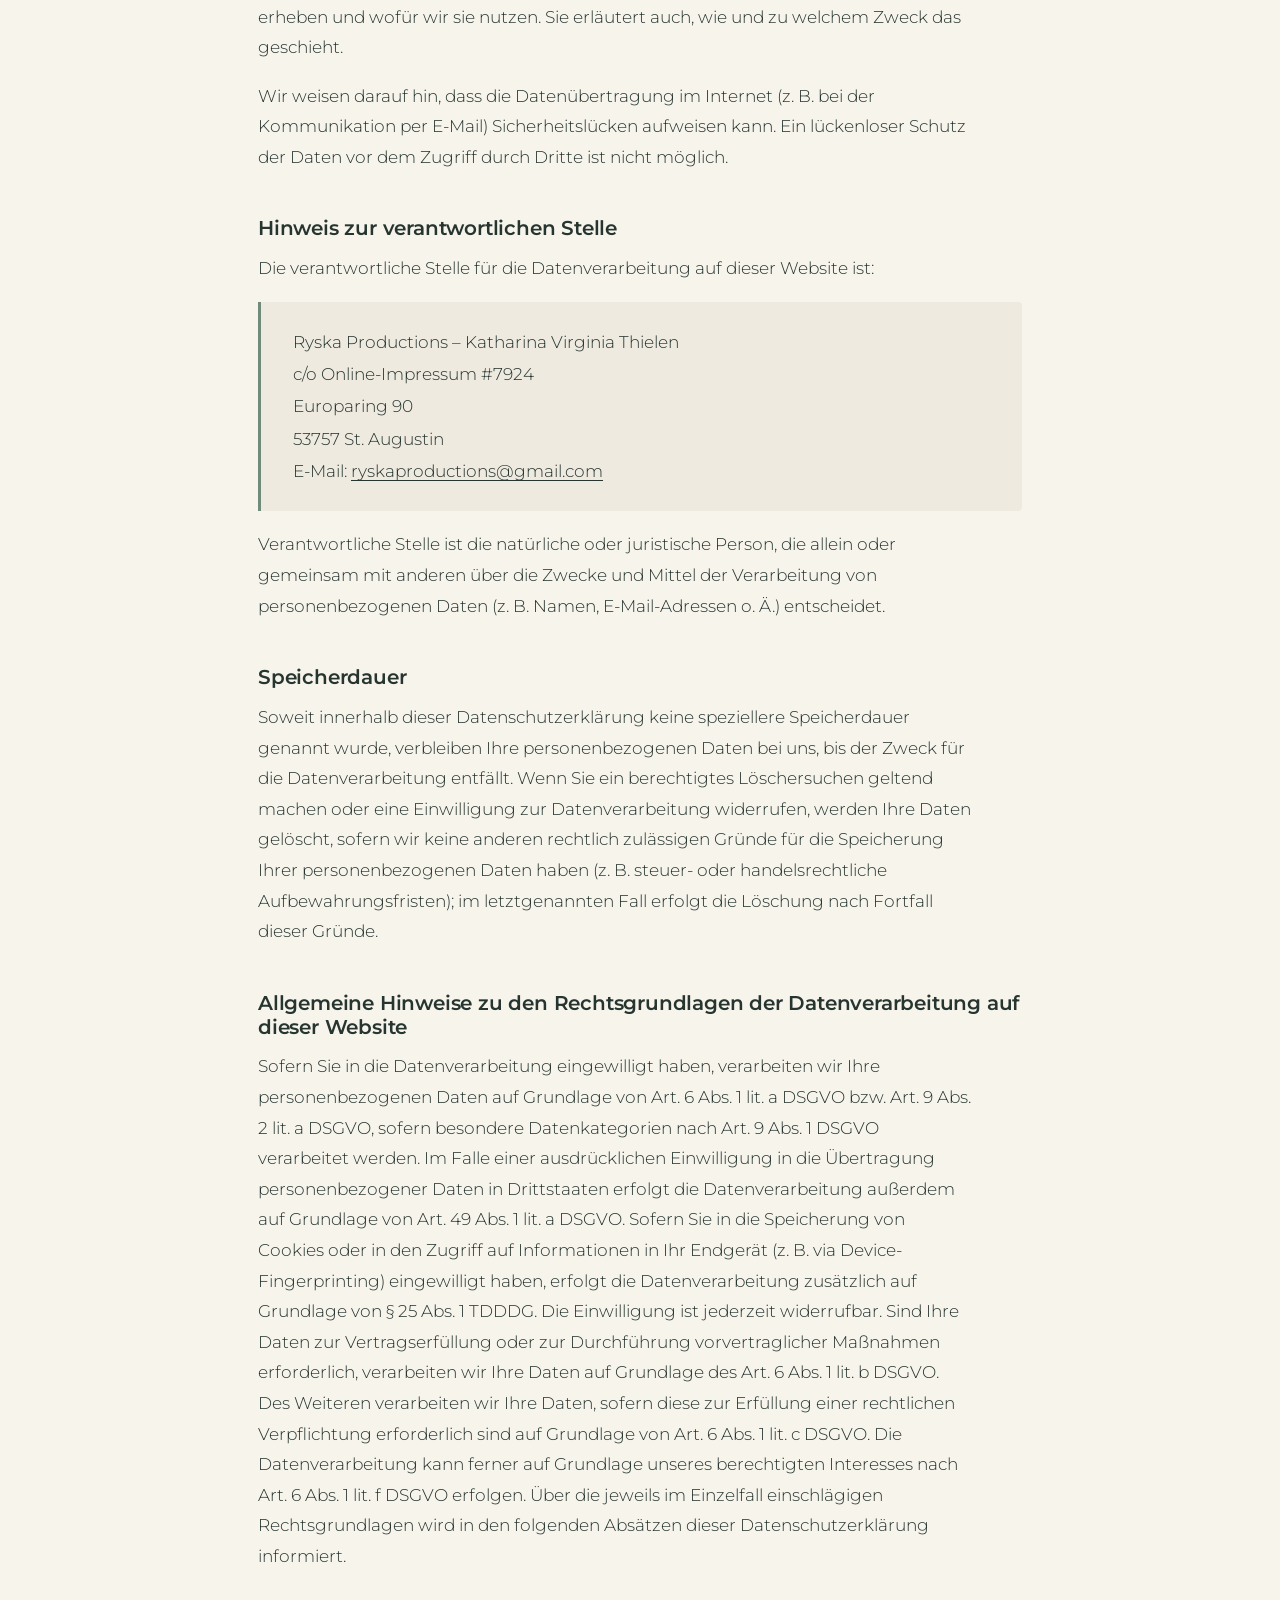
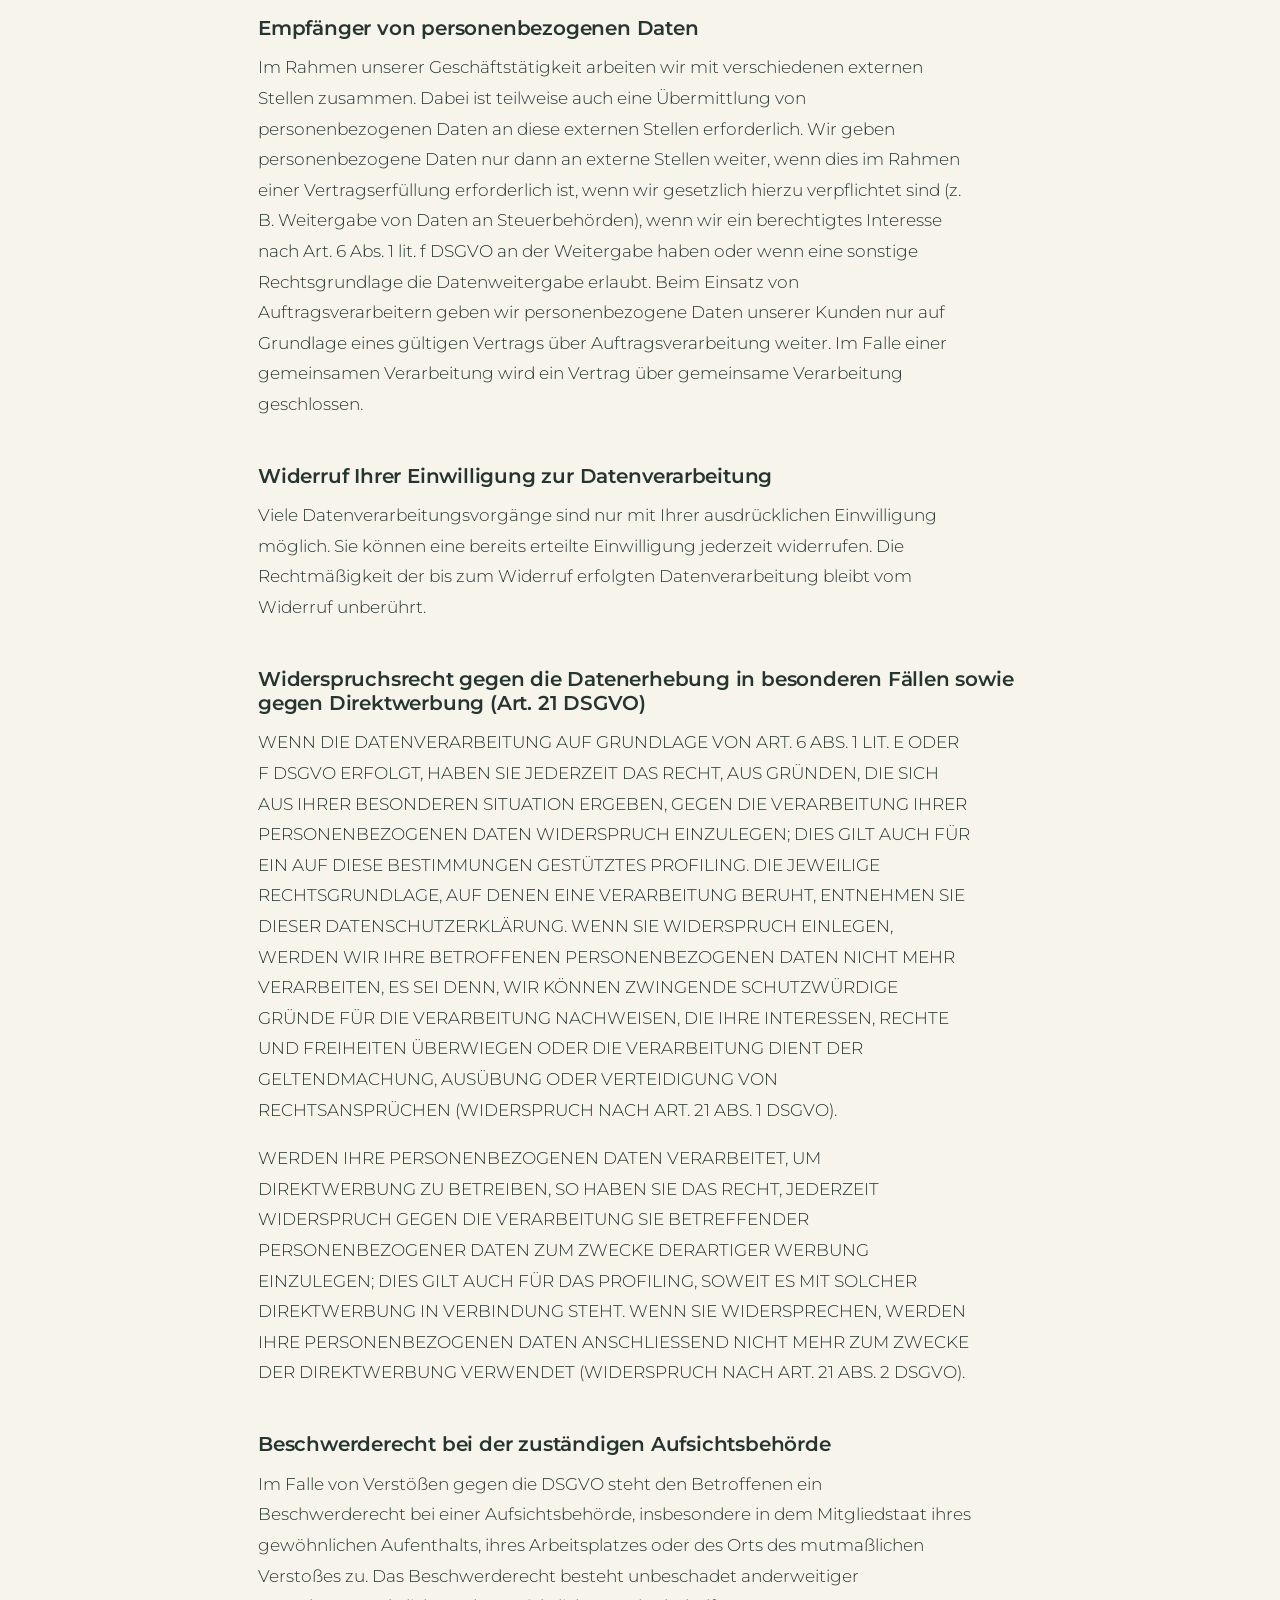
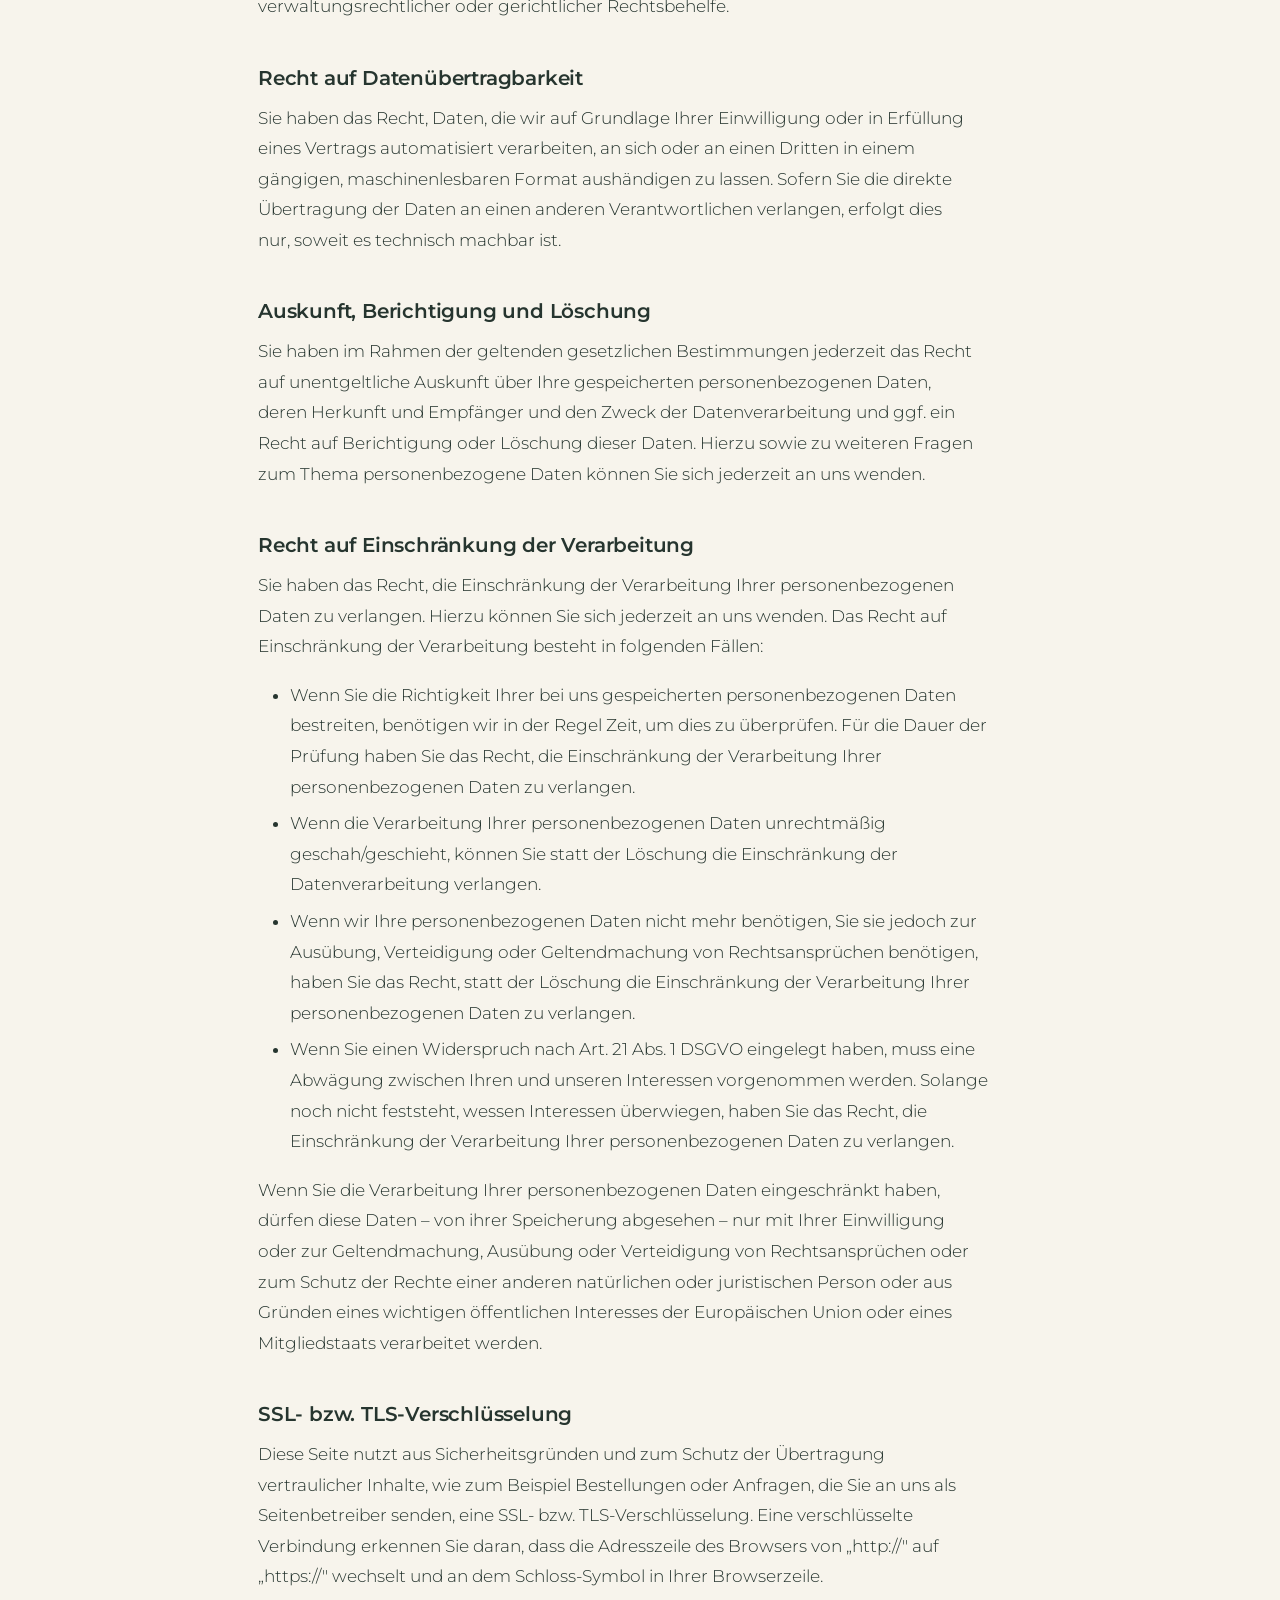
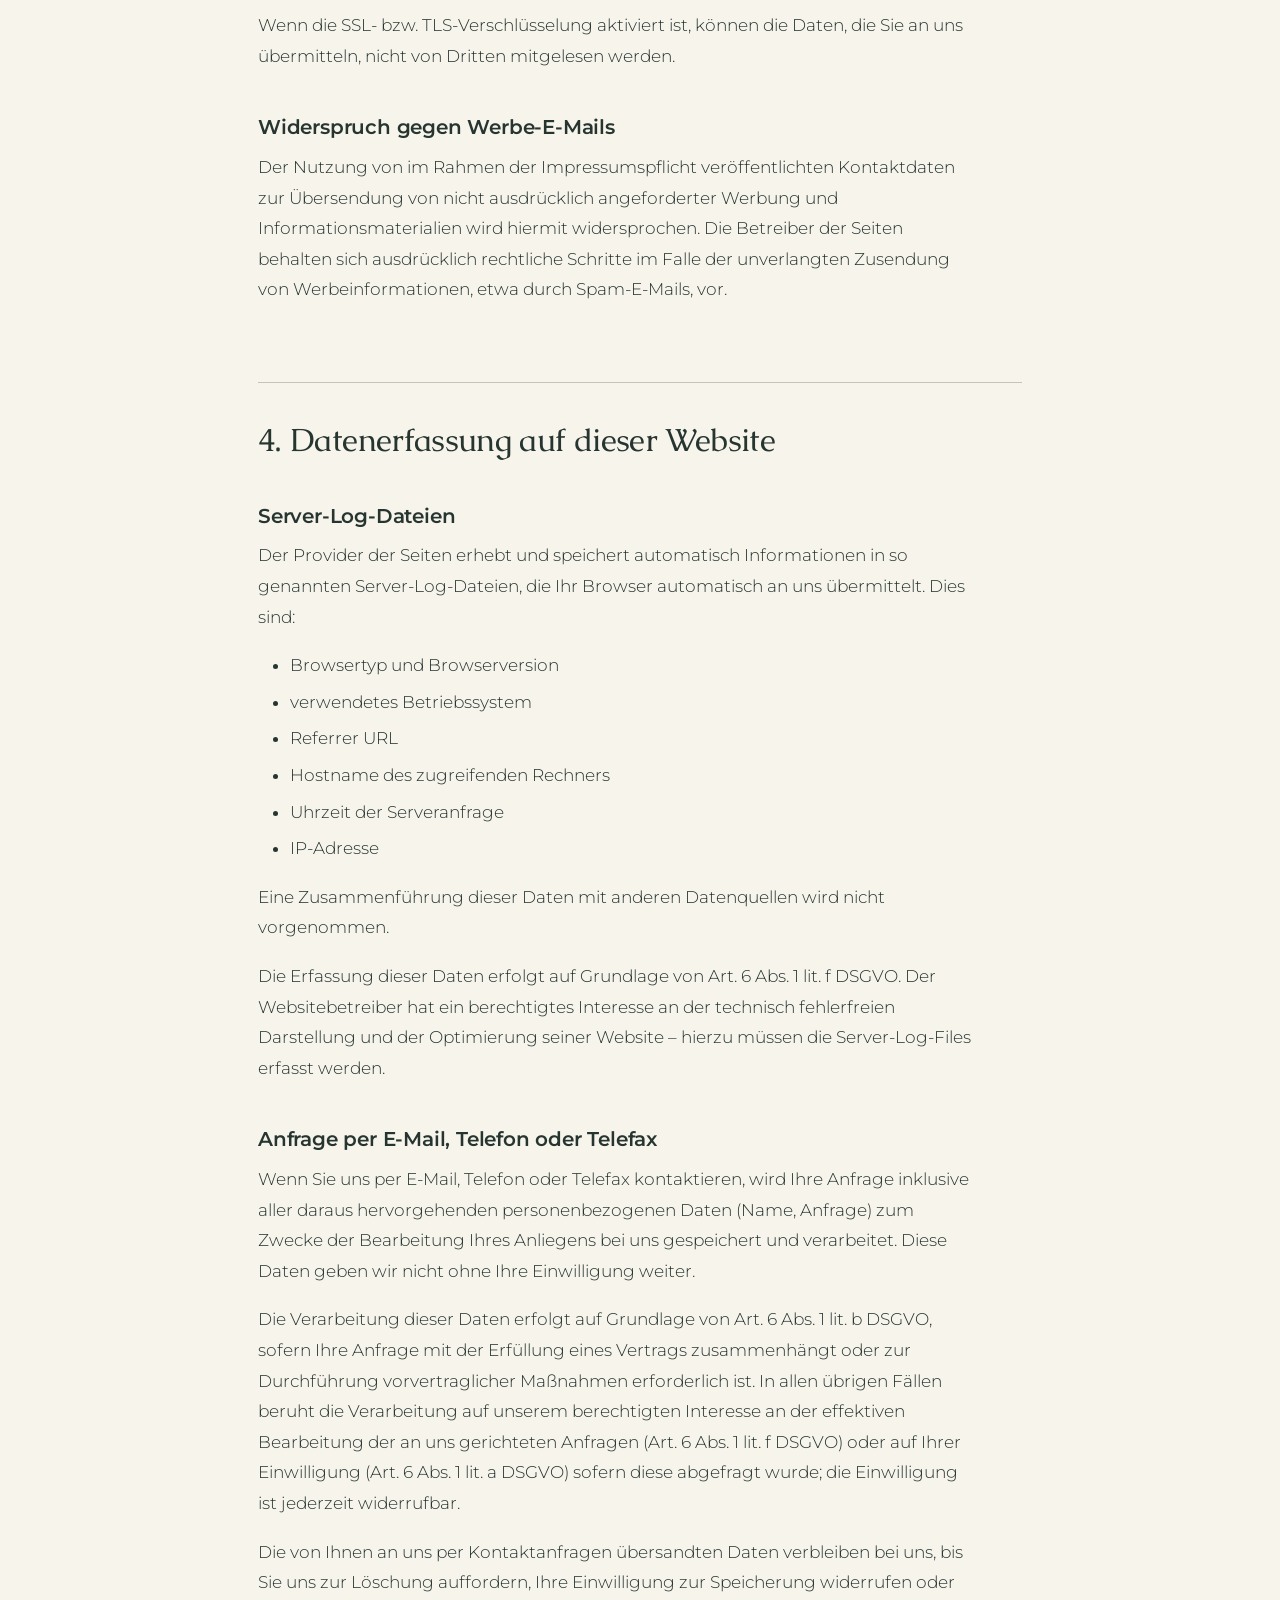
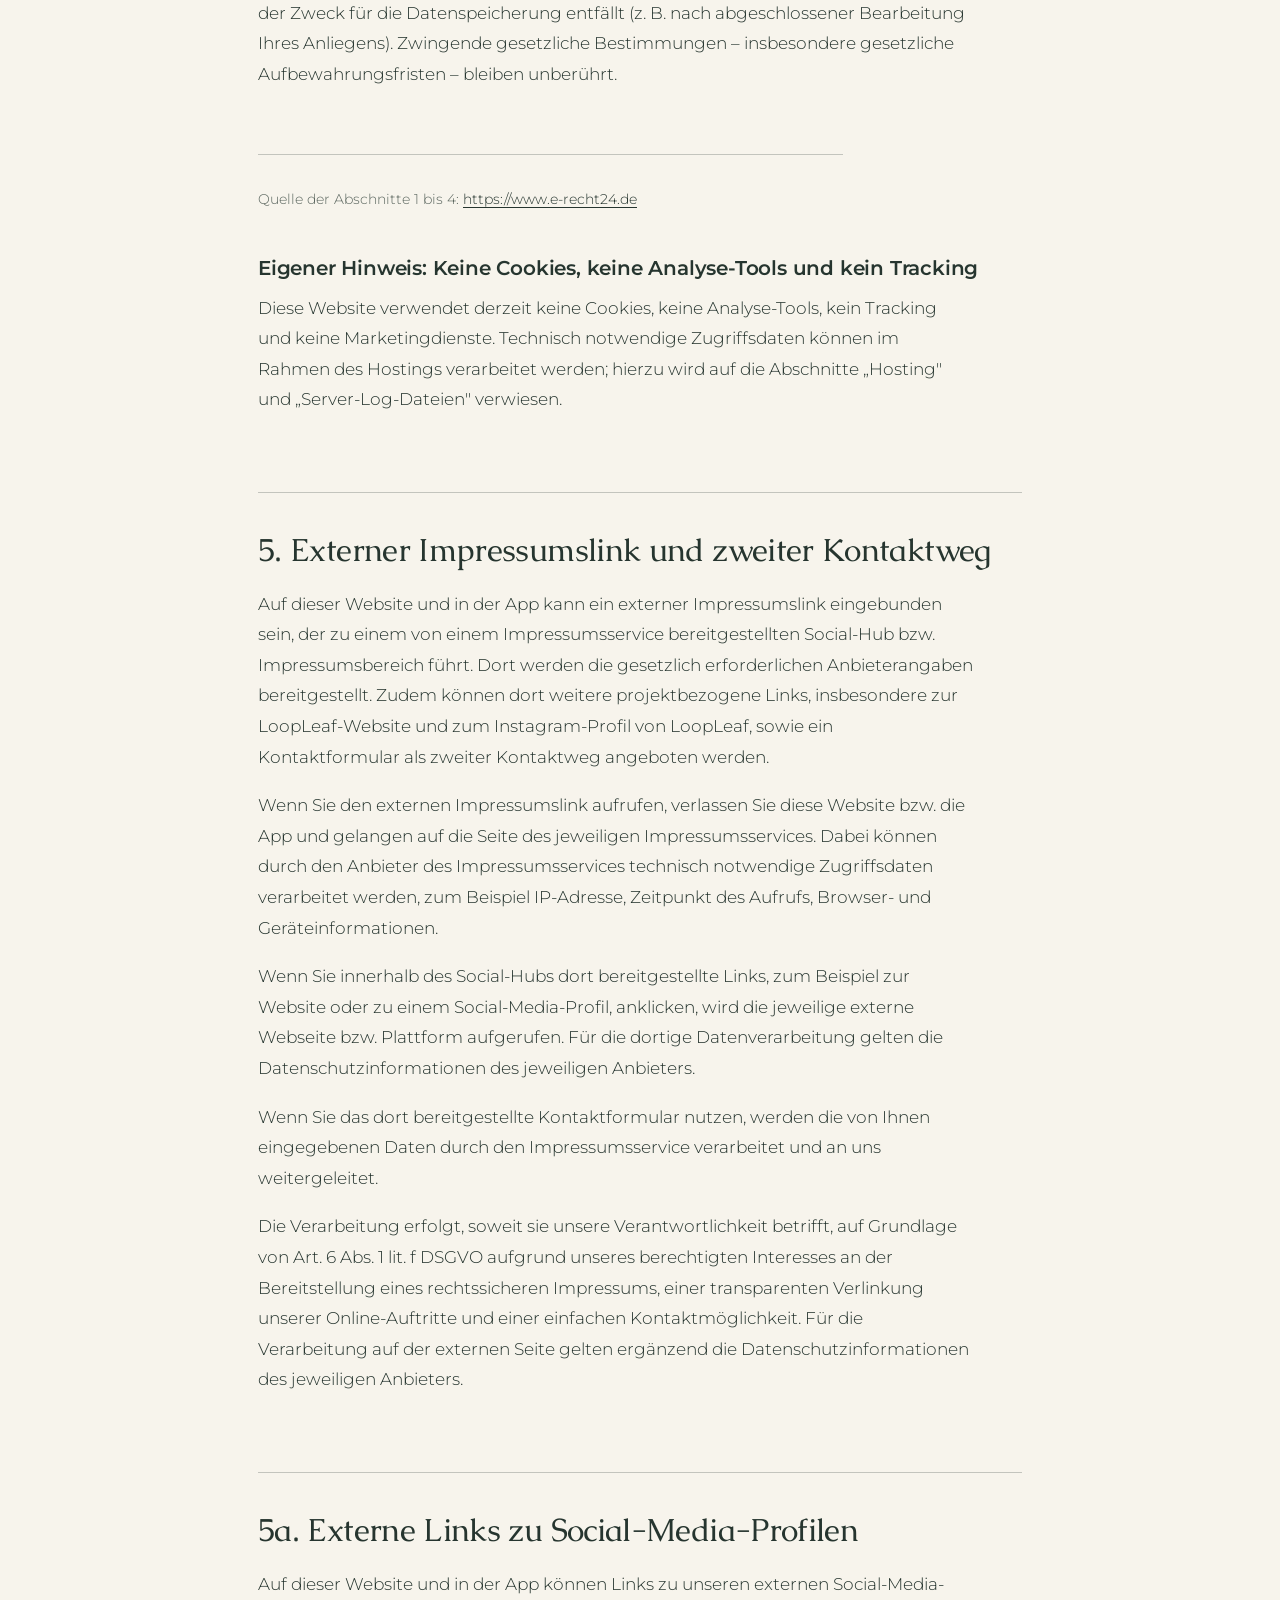
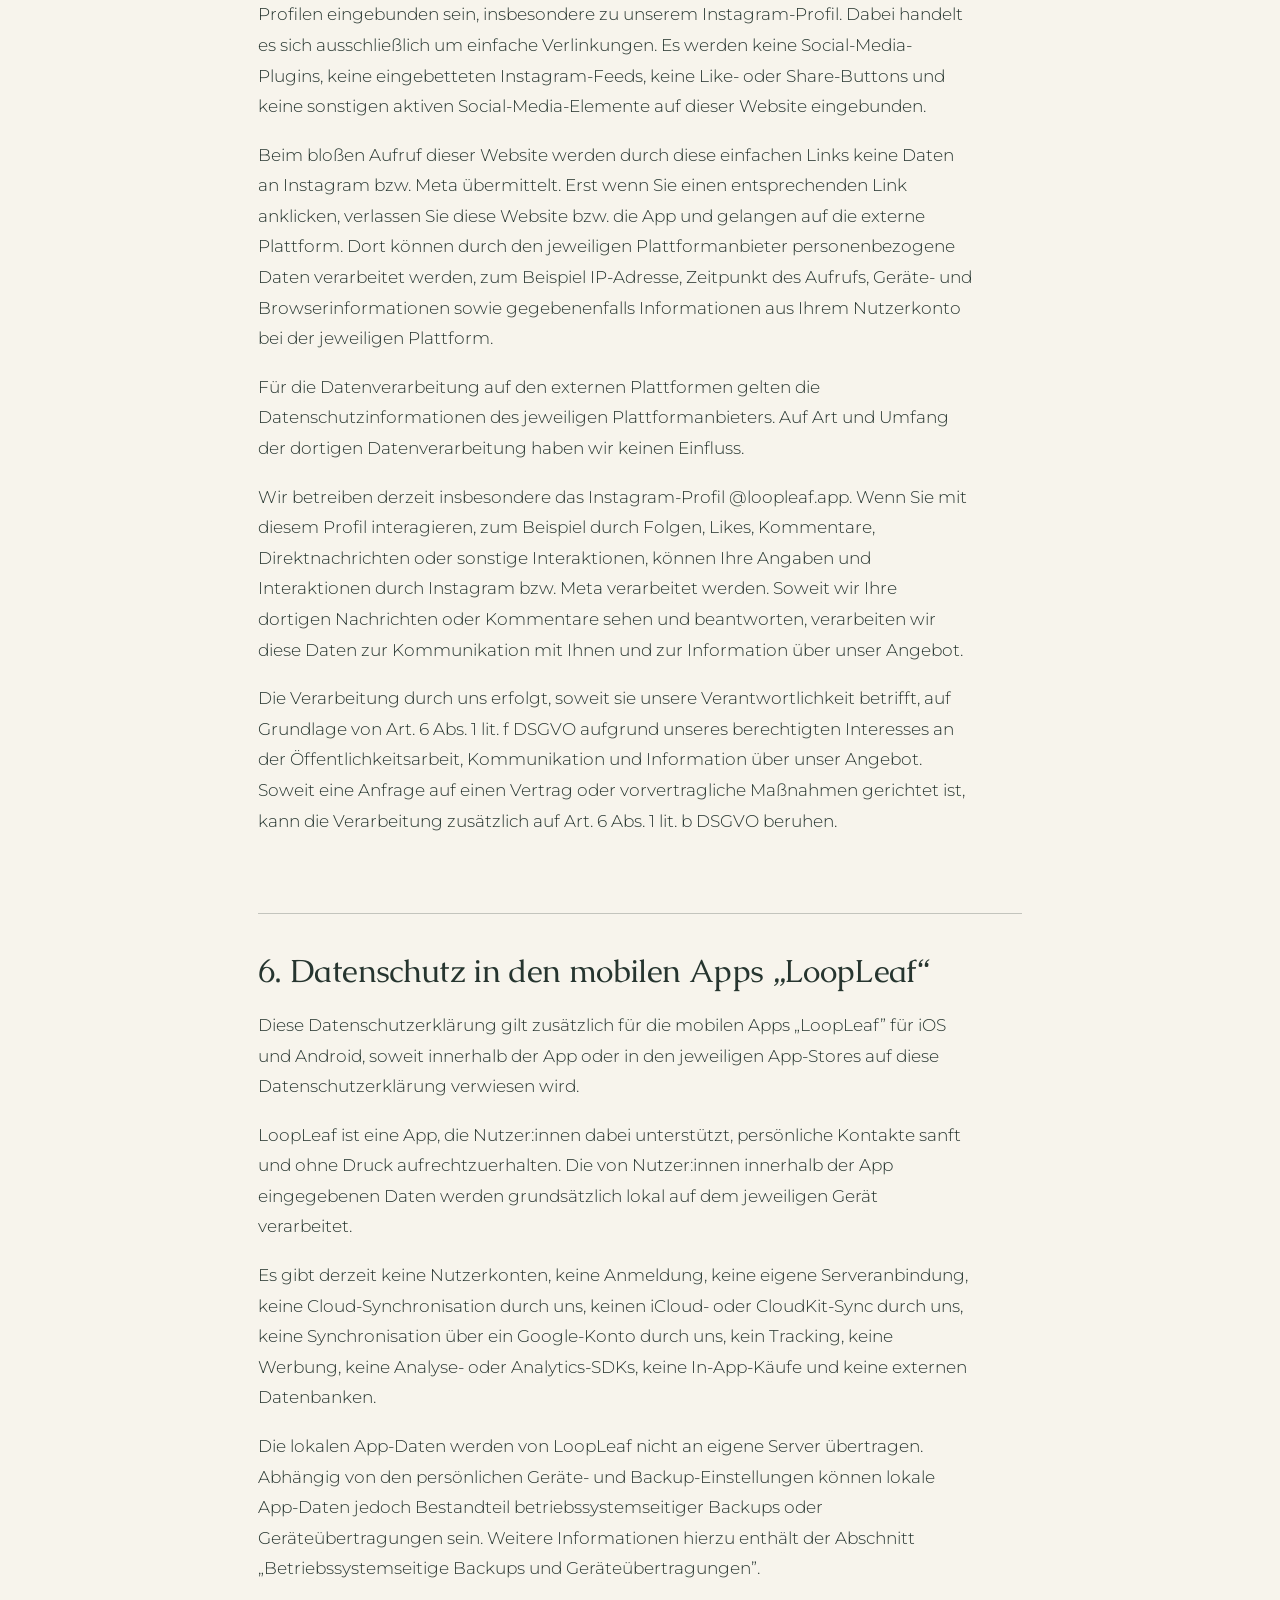
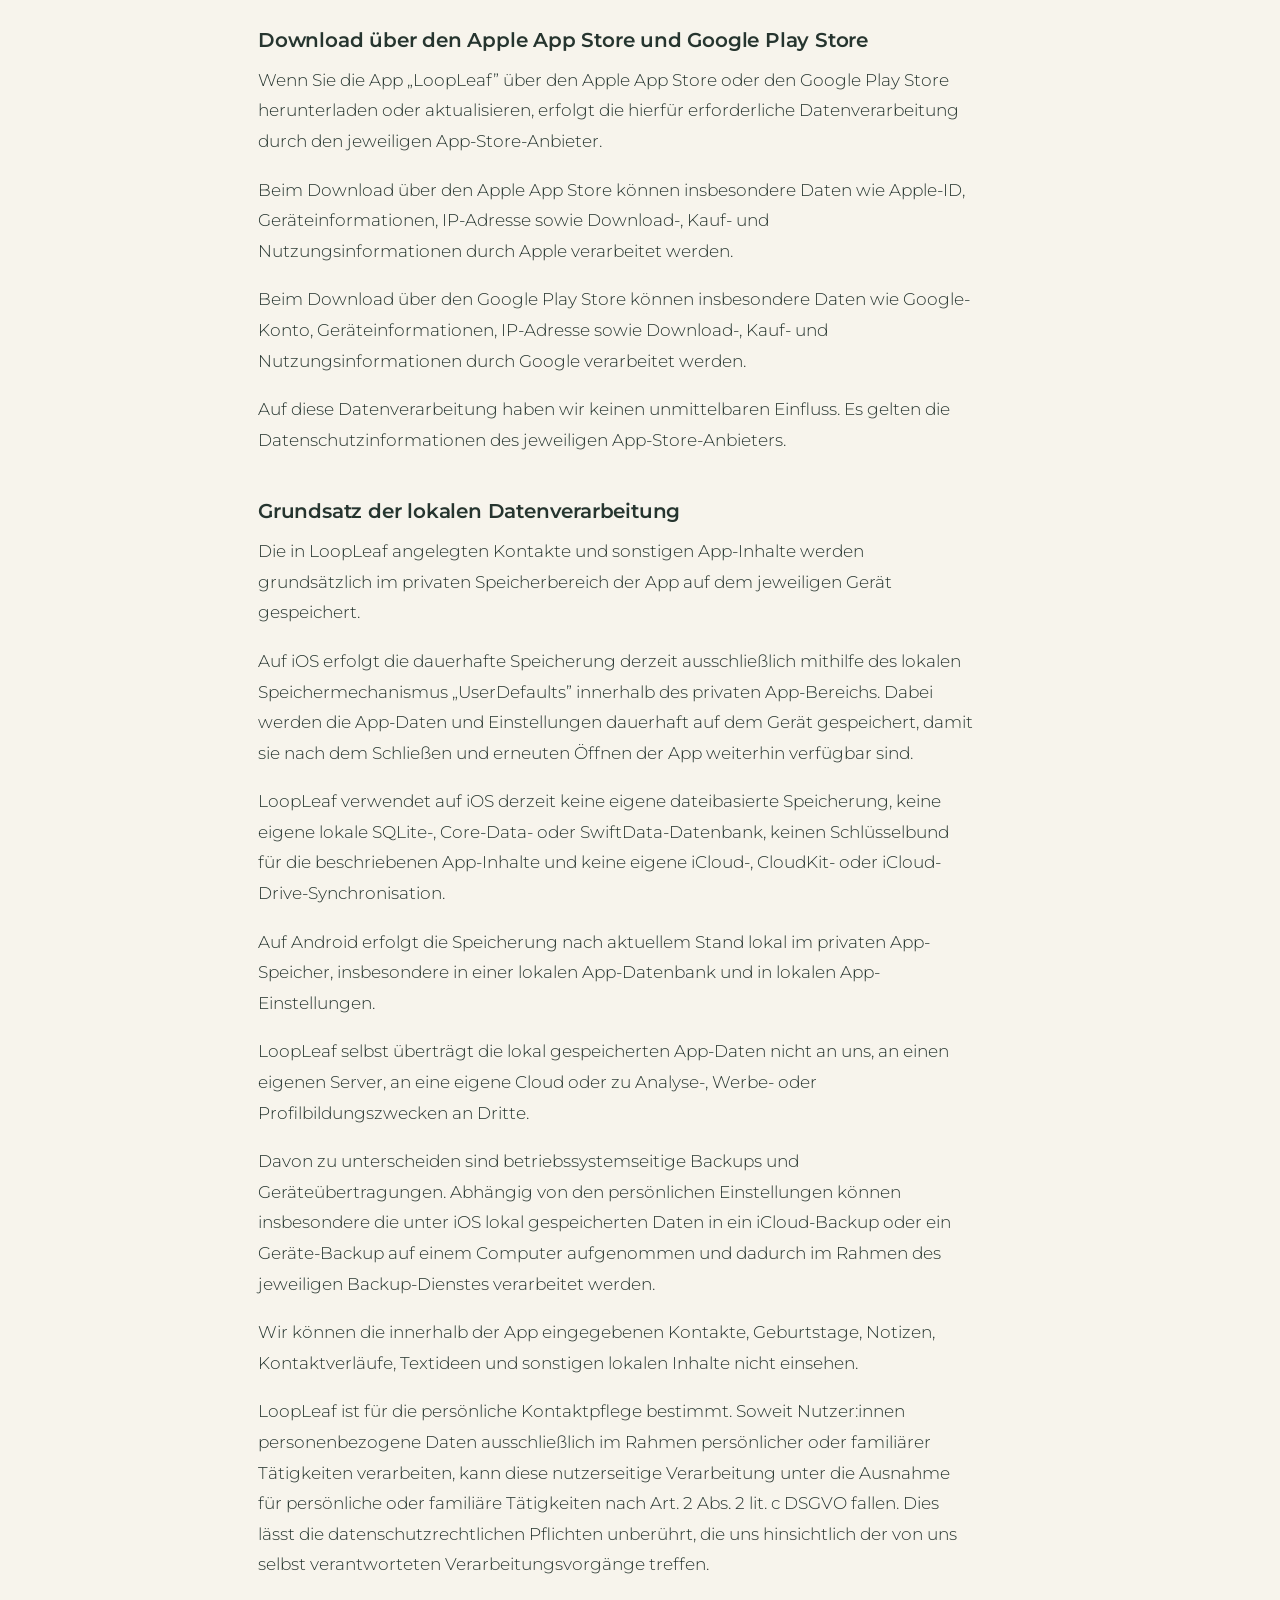
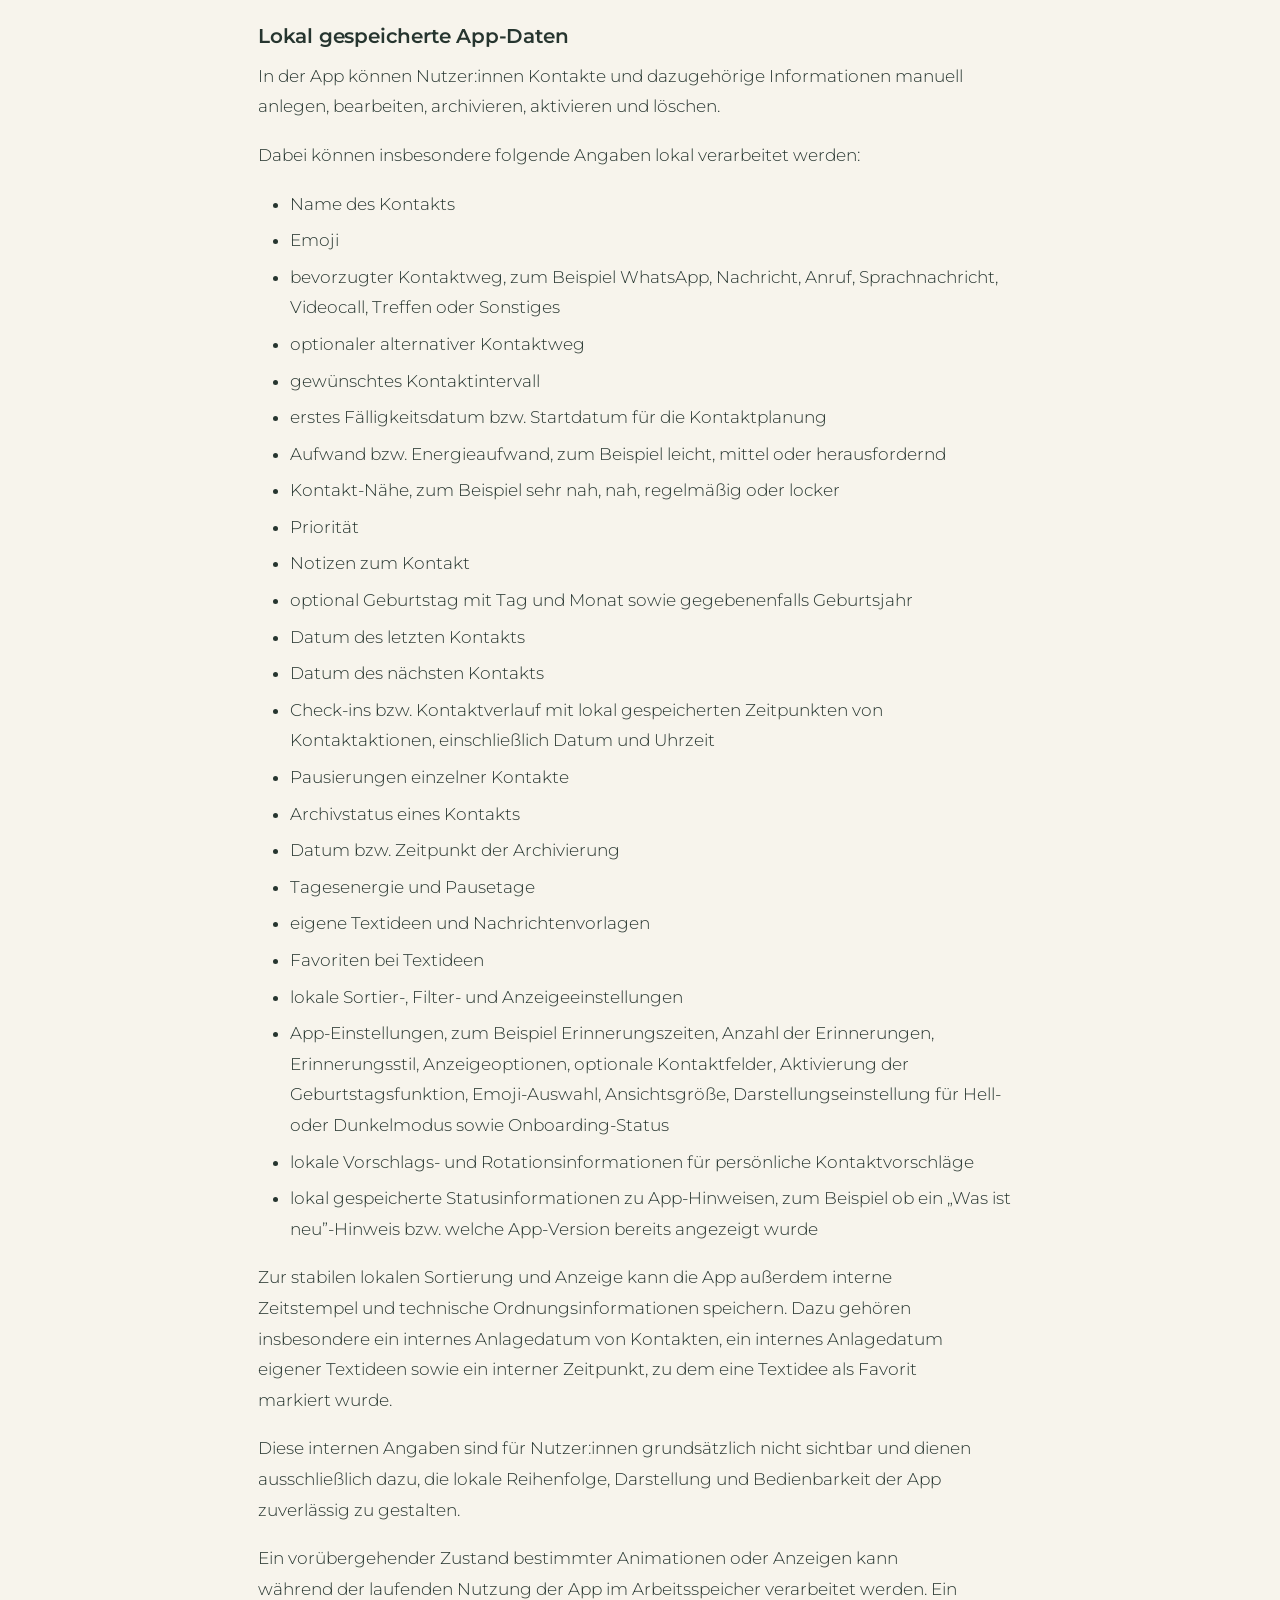
<file: datenschutz.html>
<!DOCTYPE html>
<html lang="de">
<head>
  <meta charset="UTF-8">
  <meta name="viewport" content="width=device-width, initial-scale=1.0">
  <meta name="description" content="Datenschutzerklärung – LoopLeaf / Ryska Productions.">
  <title>Datenschutz – LoopLeaf</title>
  <link rel="stylesheet" href="css/styles.css">
  <link rel="icon" href="assets/logos/loopleaf-app-icon-green.png" type="image/png">
  <link rel="apple-touch-icon" href="assets/logos/loopleaf-app-icon-green.png">

  <!-- Open Graph / Social Preview -->
  <meta property="og:type"         content="website">
  <meta property="og:url"          content="https://www.loopleaf.de/datenschutz.html">
  <meta property="og:title"        content="Datenschutz – LoopLeaf">
  <meta property="og:description"  content="Datenschutzerklärung – LoopLeaf / Ryska Productions.">
  <meta property="og:image"        content="https://www.loopleaf.de/assets/images/OG-Bild-LoopLeaf-1200x630-komp.jpg">
  <meta property="og:image:width"  content="1200">
  <meta property="og:image:height" content="630">
  <meta property="og:image:alt"    content="LoopLeaf – Beziehungen pflegen ohne Druck">
  <meta name="twitter:card"        content="summary_large_image">
  <meta name="twitter:title"       content="Datenschutz – LoopLeaf">
  <meta name="twitter:description" content="Datenschutzerklärung – LoopLeaf / Ryska Productions.">
  <meta name="twitter:image"       content="https://www.loopleaf.de/assets/images/OG-Bild-LoopLeaf-1200x630-komp.jpg">
</head>
<body>

  <!-- HEADER -->
  <header class="site-header" id="site-header">
    <div class="header-inner">

      <a href="index.html" class="site-logo" aria-label="LoopLeaf – zur Startseite">
        <img src="assets/logos/loopleaf-logo-black.png" alt="" aria-hidden="true" class="site-logo__icon">
        <span class="site-logo__text">LoopLeaf</span>
      </a>

      <nav class="site-nav" id="site-nav" aria-label="Hauptnavigation">
        <ul role="list">
          <li><a href="index.html">Startseite</a></li>
          <li><a href="warum.html">Warum LoopLeaf?</a></li>
          <li><a href="neuigkeiten.html">Neuigkeiten</a></li>
          <li><a href="ryska.html">Über Ryska Productions</a></li>
        </ul>
      </nav>

      <button
        class="nav-toggle"
        id="nav-toggle"
        aria-expanded="false"
        aria-controls="mobile-nav"
        aria-label="Menü öffnen"
      >
        <span class="nav-toggle-bar" aria-hidden="true"></span>
        <span class="nav-toggle-bar" aria-hidden="true"></span>
        <span class="nav-toggle-bar" aria-hidden="true"></span>
      </button>

    </div>
  </header>

  <!-- MOBILE NAVIGATION -->
  <nav class="mobile-nav" id="mobile-nav" aria-label="Mobile Navigation" aria-hidden="true">
    <ul role="list">
      <li><a href="index.html">Startseite</a></li>
      <li><a href="warum.html">Warum LoopLeaf?</a></li>
      <li><a href="neuigkeiten.html">Neuigkeiten</a></li>
      <li><a href="ryska.html">Über Ryska Productions</a></li>
      <li><a href="datenschutz.html" aria-current="page">Datenschutz</a></li>
      <li><a href="https://mein.online-impressum.de/ryska-productions/" target="_blank" rel="noopener noreferrer">Impressum</a></li>
      <li><a href="mailto:ryskaproductions@gmail.com">Kontakt</a></li>
    </ul>
  </nav>

  <!-- HAUPTINHALT -->
  <main id="main-content">

    <div class="privacy-page">
      <div class="privacy-content">

        <h1>Datenschutzerklärung</h1>
        <p class="privacy-stand">Stand 04.08.2026</p>

        <!-- ================================================
             1. Datenschutz auf einen Blick
             ================================================ -->

        <h2>1. Datenschutz auf einen Blick</h2>

        <h3>Allgemeine Hinweise</h3>
        <p>Die folgenden Hinweise geben einen einfachen Überblick darüber, was mit Ihren personenbezogenen Daten passiert, wenn Sie diese Website besuchen. Personenbezogene Daten sind alle Daten, mit denen Sie persönlich identifiziert werden können. Ausführliche Informationen zum Thema Datenschutz entnehmen Sie unserer unter diesem Text aufgeführten Datenschutzerklärung.</p>

        <h3>Datenerfassung auf dieser Website</h3>

        <h4>Wer ist verantwortlich für die Datenerfassung auf dieser Website?</h4>
        <p>Die Datenverarbeitung auf dieser Website erfolgt durch den Websitebetreiber. Dessen Kontaktdaten können Sie dem Abschnitt „Hinweis zur Verantwortlichen Stelle" in dieser Datenschutzerklärung entnehmen.</p>

        <h4>Wie erfassen wir Ihre Daten?</h4>
        <p>Ihre Daten werden zum einen dadurch erhoben, dass Sie uns diese mitteilen. Hierbei kann es sich z. B. um Daten handeln, die Sie in ein Kontaktformular eingeben.</p>
        <p>Andere Daten werden automatisch oder nach Ihrer Einwilligung beim Besuch der Website durch unsere IT-Systeme erfasst. Das sind vor allem technische Daten (z. B. Internetbrowser, Betriebssystem oder Uhrzeit des Seitenaufrufs). Die Erfassung dieser Daten erfolgt automatisch, sobald Sie diese Website betreten.</p>

        <h4>Wofür nutzen wir Ihre Daten?</h4>
        <p>Ein Teil der Daten wird erhoben, um eine fehlerfreie Bereitstellung der Website zu gewährleisten. Andere Daten können zur Analyse Ihres Nutzerverhaltens verwendet werden. Sofern über die Website Verträge geschlossen oder angebahnt werden können, werden die übermittelten Daten auch für Vertragsangebote, Bestellungen oder sonstige Auftragsanfragen verarbeitet.</p>

        <h4>Welche Rechte haben Sie bezüglich Ihrer Daten?</h4>
        <p>Sie haben jederzeit das Recht, unentgeltlich Auskunft über Herkunft, Empfänger und Zweck Ihrer gespeicherten personenbezogenen Daten zu erhalten. Sie haben außerdem ein Recht, die Berichtigung oder Löschung dieser Daten zu verlangen. Wenn Sie eine Einwilligung zur Datenverarbeitung erteilt haben, können Sie diese Einwilligung jederzeit für die Zukunft widerrufen. Außerdem haben Sie das Recht, unter bestimmten Umständen die Einschränkung der Verarbeitung Ihrer personenbezogenen Daten zu verlangen. Des Weiteren steht Ihnen ein Beschwerderecht bei der zuständigen Aufsichtsbehörde zu.</p>
        <p>Hierzu sowie zu weiteren Fragen zum Thema Datenschutz können Sie sich jederzeit an uns wenden.</p>

        <!-- ================================================
             2. Hosting
             ================================================ -->

        <h2>2. Hosting</h2>
        <p>Wir hosten die Inhalte unserer Website bei folgendem Anbieter:</p>

        <h3>Externes Hosting</h3>
        <p>Diese Website wird extern gehostet. Die personenbezogenen Daten, die auf dieser Website erfasst werden, werden auf den Servern des Hosters / der Hoster gespeichert. Hierbei kann es sich v. a. um IP-Adressen, Kontaktanfragen, Meta- und Kommunikationsdaten, Vertragsdaten, Kontaktdaten, Namen, Websitezugriffe und sonstige Daten, die über eine Website generiert werden, handeln.</p>
        <p>Das externe Hosting erfolgt zum Zwecke der Vertragserfüllung gegenüber unseren potenziellen und bestehenden Kunden (Art. 6 Abs. 1 lit. b DSGVO) und im Interesse einer sicheren, schnellen und effizienten Bereitstellung unseres Online-Angebots durch einen professionellen Anbieter (Art. 6 Abs. 1 lit. f DSGVO). Sofern eine entsprechende Einwilligung abgefragt wurde, erfolgt die Verarbeitung ausschließlich auf Grundlage von Art. 6 Abs. 1 lit. a DSGVO und § 25 Abs. 1 TDDDG, soweit die Einwilligung die Speicherung von Cookies oder den Zugriff auf Informationen im Endgerät des Nutzers (z. B. Device-Fingerprinting) im Sinne des TDDDG umfasst. Die Einwilligung ist jederzeit widerrufbar.</p>
        <p>Unser(e) Hoster wird bzw. werden Ihre Daten nur insoweit verarbeiten, wie dies zur Erfüllung seiner Leistungspflichten erforderlich ist und unsere Weisungen in Bezug auf diese Daten befolgen.</p>
        <p>Wir setzen folgende(n) Hoster ein:</p>
        <p>Vercel Inc., 440 N Barranca Ave #4133, Covina, CA 91723, USA.</p>

        <!-- ================================================
             3. Allgemeine Hinweise und Pflichtinformationen
             ================================================ -->

        <h2>3. Allgemeine Hinweise und Pflichtinformationen</h2>

        <h3>Datenschutz</h3>
        <p>Die Betreiber dieser Seiten nehmen den Schutz Ihrer persönlichen Daten sehr ernst. Wir behandeln Ihre personenbezogenen Daten vertraulich und entsprechend den gesetzlichen Datenschutzvorschriften sowie dieser Datenschutzerklärung.</p>
        <p>Wenn Sie diese Website benutzen, werden verschiedene personenbezogene Daten erhoben. Personenbezogene Daten sind Daten, mit denen Sie persönlich identifiziert werden können. Die vorliegende Datenschutzerklärung erläutert, welche Daten wir erheben und wofür wir sie nutzen. Sie erläutert auch, wie und zu welchem Zweck das geschieht.</p>
        <p>Wir weisen darauf hin, dass die Datenübertragung im Internet (z. B. bei der Kommunikation per E-Mail) Sicherheitslücken aufweisen kann. Ein lückenloser Schutz der Daten vor dem Zugriff durch Dritte ist nicht möglich.</p>

        <h3>Hinweis zur verantwortlichen Stelle</h3>
        <p>Die verantwortliche Stelle für die Datenverarbeitung auf dieser Website ist:</p>

        <address class="privacy-address">
          Ryska Productions – Katharina Virginia Thielen<br>
          c/o Online-Impressum #7924<br>
          Europaring 90<br>
          53757 St. Augustin<br>
          E-Mail: <a href="mailto:ryskaproductions@gmail.com">ryskaproductions@gmail.com</a>
        </address>
        <p>Verantwortliche Stelle ist die natürliche oder juristische Person, die allein oder gemeinsam mit anderen über die Zwecke und Mittel der Verarbeitung von personenbezogenen Daten (z. B. Namen, E-Mail-Adressen o. Ä.) entscheidet.</p>

        <h3>Speicherdauer</h3>
        <p>Soweit innerhalb dieser Datenschutzerklärung keine speziellere Speicherdauer genannt wurde, verbleiben Ihre personenbezogenen Daten bei uns, bis der Zweck für die Datenverarbeitung entfällt. Wenn Sie ein berechtigtes Löschersuchen geltend machen oder eine Einwilligung zur Datenverarbeitung widerrufen, werden Ihre Daten gelöscht, sofern wir keine anderen rechtlich zulässigen Gründe für die Speicherung Ihrer personenbezogenen Daten haben (z. B. steuer- oder handelsrechtliche Aufbewahrungsfristen); im letztgenannten Fall erfolgt die Löschung nach Fortfall dieser Gründe.</p>

        <h3>Allgemeine Hinweise zu den Rechtsgrundlagen der Datenverarbeitung auf dieser Website</h3>
        <p>Sofern Sie in die Datenverarbeitung eingewilligt haben, verarbeiten wir Ihre personenbezogenen Daten auf Grundlage von Art. 6 Abs. 1 lit. a DSGVO bzw. Art. 9 Abs. 2 lit. a DSGVO, sofern besondere Datenkategorien nach Art. 9 Abs. 1 DSGVO verarbeitet werden. Im Falle einer ausdrücklichen Einwilligung in die Übertragung personenbezogener Daten in Drittstaaten erfolgt die Datenverarbeitung außerdem auf Grundlage von Art. 49 Abs. 1 lit. a DSGVO. Sofern Sie in die Speicherung von Cookies oder in den Zugriff auf Informationen in Ihr Endgerät (z. B. via Device-Fingerprinting) eingewilligt haben, erfolgt die Datenverarbeitung zusätzlich auf Grundlage von § 25 Abs. 1 TDDDG. Die Einwilligung ist jederzeit widerrufbar. Sind Ihre Daten zur Vertragserfüllung oder zur Durchführung vorvertraglicher Maßnahmen erforderlich, verarbeiten wir Ihre Daten auf Grundlage des Art. 6 Abs. 1 lit. b DSGVO. Des Weiteren verarbeiten wir Ihre Daten, sofern diese zur Erfüllung einer rechtlichen Verpflichtung erforderlich sind auf Grundlage von Art. 6 Abs. 1 lit. c DSGVO. Die Datenverarbeitung kann ferner auf Grundlage unseres berechtigten Interesses nach Art. 6 Abs. 1 lit. f DSGVO erfolgen. Über die jeweils im Einzelfall einschlägigen Rechtsgrundlagen wird in den folgenden Absätzen dieser Datenschutzerklärung informiert.</p>

        <h3>Empfänger von personenbezogenen Daten</h3>
        <p>Im Rahmen unserer Geschäftstätigkeit arbeiten wir mit verschiedenen externen Stellen zusammen. Dabei ist teilweise auch eine Übermittlung von personenbezogenen Daten an diese externen Stellen erforderlich. Wir geben personenbezogene Daten nur dann an externe Stellen weiter, wenn dies im Rahmen einer Vertragserfüllung erforderlich ist, wenn wir gesetzlich hierzu verpflichtet sind (z. B. Weitergabe von Daten an Steuerbehörden), wenn wir ein berechtigtes Interesse nach Art. 6 Abs. 1 lit. f DSGVO an der Weitergabe haben oder wenn eine sonstige Rechtsgrundlage die Datenweitergabe erlaubt. Beim Einsatz von Auftragsverarbeitern geben wir personenbezogene Daten unserer Kunden nur auf Grundlage eines gültigen Vertrags über Auftragsverarbeitung weiter. Im Falle einer gemeinsamen Verarbeitung wird ein Vertrag über gemeinsame Verarbeitung geschlossen.</p>

        <h3>Widerruf Ihrer Einwilligung zur Datenverarbeitung</h3>
        <p>Viele Datenverarbeitungsvorgänge sind nur mit Ihrer ausdrücklichen Einwilligung möglich. Sie können eine bereits erteilte Einwilligung jederzeit widerrufen. Die Rechtmäßigkeit der bis zum Widerruf erfolgten Datenverarbeitung bleibt vom Widerruf unberührt.</p>

        <h3>Widerspruchsrecht gegen die Datenerhebung in besonderen Fällen sowie gegen Direktwerbung (Art. 21 DSGVO)</h3>
        <p>WENN DIE DATENVERARBEITUNG AUF GRUNDLAGE VON ART. 6 ABS. 1 LIT. E ODER F DSGVO ERFOLGT, HABEN SIE JEDERZEIT DAS RECHT, AUS GRÜNDEN, DIE SICH AUS IHRER BESONDEREN SITUATION ERGEBEN, GEGEN DIE VERARBEITUNG IHRER PERSONENBEZOGENEN DATEN WIDERSPRUCH EINZULEGEN; DIES GILT AUCH FÜR EIN AUF DIESE BESTIMMUNGEN GESTÜTZTES PROFILING. DIE JEWEILIGE RECHTSGRUNDLAGE, AUF DENEN EINE VERARBEITUNG BERUHT, ENTNEHMEN SIE DIESER DATENSCHUTZERKLÄRUNG. WENN SIE WIDERSPRUCH EINLEGEN, WERDEN WIR IHRE BETROFFENEN PERSONENBEZOGENEN DATEN NICHT MEHR VERARBEITEN, ES SEI DENN, WIR KÖNNEN ZWINGENDE SCHUTZWÜRDIGE GRÜNDE FÜR DIE VERARBEITUNG NACHWEISEN, DIE IHRE INTERESSEN, RECHTE UND FREIHEITEN ÜBERWIEGEN ODER DIE VERARBEITUNG DIENT DER GELTENDMACHUNG, AUSÜBUNG ODER VERTEIDIGUNG VON RECHTSANSPRÜCHEN (WIDERSPRUCH NACH ART. 21 ABS. 1 DSGVO).</p>
        <p>WERDEN IHRE PERSONENBEZOGENEN DATEN VERARBEITET, UM DIREKTWERBUNG ZU BETREIBEN, SO HABEN SIE DAS RECHT, JEDERZEIT WIDERSPRUCH GEGEN DIE VERARBEITUNG SIE BETREFFENDER PERSONENBEZOGENER DATEN ZUM ZWECKE DERARTIGER WERBUNG EINZULEGEN; DIES GILT AUCH FÜR DAS PROFILING, SOWEIT ES MIT SOLCHER DIREKTWERBUNG IN VERBINDUNG STEHT. WENN SIE WIDERSPRECHEN, WERDEN IHRE PERSONENBEZOGENEN DATEN ANSCHLIESSEND NICHT MEHR ZUM ZWECKE DER DIREKTWERBUNG VERWENDET (WIDERSPRUCH NACH ART. 21 ABS. 2 DSGVO).</p>

        <h3>Beschwerderecht bei der zuständigen Aufsichtsbehörde</h3>
        <p>Im Falle von Verstößen gegen die DSGVO steht den Betroffenen ein Beschwerderecht bei einer Aufsichtsbehörde, insbesondere in dem Mitgliedstaat ihres gewöhnlichen Aufenthalts, ihres Arbeitsplatzes oder des Orts des mutmaßlichen Verstoßes zu. Das Beschwerderecht besteht unbeschadet anderweitiger verwaltungsrechtlicher oder gerichtlicher Rechtsbehelfe.</p>

        <h3>Recht auf Datenübertragbarkeit</h3>
        <p>Sie haben das Recht, Daten, die wir auf Grundlage Ihrer Einwilligung oder in Erfüllung eines Vertrags automatisiert verarbeiten, an sich oder an einen Dritten in einem gängigen, maschinenlesbaren Format aushändigen zu lassen. Sofern Sie die direkte Übertragung der Daten an einen anderen Verantwortlichen verlangen, erfolgt dies nur, soweit es technisch machbar ist.</p>

        <h3>Auskunft, Berichtigung und Löschung</h3>
        <p>Sie haben im Rahmen der geltenden gesetzlichen Bestimmungen jederzeit das Recht auf unentgeltliche Auskunft über Ihre gespeicherten personenbezogenen Daten, deren Herkunft und Empfänger und den Zweck der Datenverarbeitung und ggf. ein Recht auf Berichtigung oder Löschung dieser Daten. Hierzu sowie zu weiteren Fragen zum Thema personenbezogene Daten können Sie sich jederzeit an uns wenden.</p>

        <h3>Recht auf Einschränkung der Verarbeitung</h3>
        <p>Sie haben das Recht, die Einschränkung der Verarbeitung Ihrer personenbezogenen Daten zu verlangen. Hierzu können Sie sich jederzeit an uns wenden. Das Recht auf Einschränkung der Verarbeitung besteht in folgenden Fällen:</p>
        <ul>
          <li>Wenn Sie die Richtigkeit Ihrer bei uns gespeicherten personenbezogenen Daten bestreiten, benötigen wir in der Regel Zeit, um dies zu überprüfen. Für die Dauer der Prüfung haben Sie das Recht, die Einschränkung der Verarbeitung Ihrer personenbezogenen Daten zu verlangen.</li>
          <li>Wenn die Verarbeitung Ihrer personenbezogenen Daten unrechtmäßig geschah/geschieht, können Sie statt der Löschung die Einschränkung der Datenverarbeitung verlangen.</li>
          <li>Wenn wir Ihre personenbezogenen Daten nicht mehr benötigen, Sie sie jedoch zur Ausübung, Verteidigung oder Geltendmachung von Rechtsansprüchen benötigen, haben Sie das Recht, statt der Löschung die Einschränkung der Verarbeitung Ihrer personenbezogenen Daten zu verlangen.</li>
          <li>Wenn Sie einen Widerspruch nach Art. 21 Abs. 1 DSGVO eingelegt haben, muss eine Abwägung zwischen Ihren und unseren Interessen vorgenommen werden. Solange noch nicht feststeht, wessen Interessen überwiegen, haben Sie das Recht, die Einschränkung der Verarbeitung Ihrer personenbezogenen Daten zu verlangen.</li>
        </ul>
        <p>Wenn Sie die Verarbeitung Ihrer personenbezogenen Daten eingeschränkt haben, dürfen diese Daten – von ihrer Speicherung abgesehen – nur mit Ihrer Einwilligung oder zur Geltendmachung, Ausübung oder Verteidigung von Rechtsansprüchen oder zum Schutz der Rechte einer anderen natürlichen oder juristischen Person oder aus Gründen eines wichtigen öffentlichen Interesses der Europäischen Union oder eines Mitgliedstaats verarbeitet werden.</p>

        <h3>SSL- bzw. TLS-Verschlüsselung</h3>
        <p>Diese Seite nutzt aus Sicherheitsgründen und zum Schutz der Übertragung vertraulicher Inhalte, wie zum Beispiel Bestellungen oder Anfragen, die Sie an uns als Seitenbetreiber senden, eine SSL- bzw. TLS-Verschlüsselung. Eine verschlüsselte Verbindung erkennen Sie daran, dass die Adresszeile des Browsers von „http://" auf „https://" wechselt und an dem Schloss-Symbol in Ihrer Browserzeile.</p>
        <p>Wenn die SSL- bzw. TLS-Verschlüsselung aktiviert ist, können die Daten, die Sie an uns übermitteln, nicht von Dritten mitgelesen werden.</p>

        <h3>Widerspruch gegen Werbe-E-Mails</h3>
        <p>Der Nutzung von im Rahmen der Impressumspflicht veröffentlichten Kontaktdaten zur Übersendung von nicht ausdrücklich angeforderter Werbung und Informationsmaterialien wird hiermit widersprochen. Die Betreiber der Seiten behalten sich ausdrücklich rechtliche Schritte im Falle der unverlangten Zusendung von Werbeinformationen, etwa durch Spam-E-Mails, vor.</p>

        <!-- ================================================
             4. Datenerfassung auf dieser Website
             ================================================ -->

        <h2>4. Datenerfassung auf dieser Website</h2>

        <h3>Server-Log-Dateien</h3>
        <p>Der Provider der Seiten erhebt und speichert automatisch Informationen in so genannten Server-Log-Dateien, die Ihr Browser automatisch an uns übermittelt. Dies sind:</p>
        <ul>
          <li>Browsertyp und Browserversion</li>
          <li>verwendetes Betriebssystem</li>
          <li>Referrer URL</li>
          <li>Hostname des zugreifenden Rechners</li>
          <li>Uhrzeit der Serveranfrage</li>
          <li>IP-Adresse</li>
        </ul>
        <p>Eine Zusammenführung dieser Daten mit anderen Datenquellen wird nicht vorgenommen.</p>
        <p>Die Erfassung dieser Daten erfolgt auf Grundlage von Art. 6 Abs. 1 lit. f DSGVO. Der Websitebetreiber hat ein berechtigtes Interesse an der technisch fehlerfreien Darstellung und der Optimierung seiner Website – hierzu müssen die Server-Log-Files erfasst werden.</p>

        <h3>Anfrage per E-Mail, Telefon oder Telefax</h3>
        <p>Wenn Sie uns per E-Mail, Telefon oder Telefax kontaktieren, wird Ihre Anfrage inklusive aller daraus hervorgehenden personenbezogenen Daten (Name, Anfrage) zum Zwecke der Bearbeitung Ihres Anliegens bei uns gespeichert und verarbeitet. Diese Daten geben wir nicht ohne Ihre Einwilligung weiter.</p>
        <p>Die Verarbeitung dieser Daten erfolgt auf Grundlage von Art. 6 Abs. 1 lit. b DSGVO, sofern Ihre Anfrage mit der Erfüllung eines Vertrags zusammenhängt oder zur Durchführung vorvertraglicher Maßnahmen erforderlich ist. In allen übrigen Fällen beruht die Verarbeitung auf unserem berechtigten Interesse an der effektiven Bearbeitung der an uns gerichteten Anfragen (Art. 6 Abs. 1 lit. f DSGVO) oder auf Ihrer Einwilligung (Art. 6 Abs. 1 lit. a DSGVO) sofern diese abgefragt wurde; die Einwilligung ist jederzeit widerrufbar.</p>
        <p>Die von Ihnen an uns per Kontaktanfragen übersandten Daten verbleiben bei uns, bis Sie uns zur Löschung auffordern, Ihre Einwilligung zur Speicherung widerrufen oder der Zweck für die Datenspeicherung entfällt (z. B. nach abgeschlossener Bearbeitung Ihres Anliegens). Zwingende gesetzliche Bestimmungen – insbesondere gesetzliche Aufbewahrungsfristen – bleiben unberührt.</p>

        <p class="privacy-source">Quelle der Abschnitte 1 bis 4: <a href="https://www.e-recht24.de" target="_blank" rel="noopener noreferrer">https://www.e-recht24.de</a></p>

        <h3>Eigener Hinweis: Keine Cookies, keine Analyse-Tools und kein Tracking</h3>
        <p>Diese Website verwendet derzeit keine Cookies, keine Analyse-Tools, kein Tracking und keine Marketingdienste. Technisch notwendige Zugriffsdaten können im Rahmen des Hostings verarbeitet werden; hierzu wird auf die Abschnitte „Hosting" und „Server-Log-Dateien" verwiesen.</p>

        <!-- ================================================
             5. Externer Impressumslink und zweiter Kontaktweg
             ================================================ -->

        <h2>5. Externer Impressumslink und zweiter Kontaktweg</h2>
        <p>Auf dieser Website und in der App kann ein externer Impressumslink eingebunden sein, der zu einem von einem Impressumsservice bereitgestellten Social-Hub bzw. Impressumsbereich führt. Dort werden die gesetzlich erforderlichen Anbieterangaben bereitgestellt. Zudem können dort weitere projektbezogene Links, insbesondere zur LoopLeaf-Website und zum Instagram-Profil von LoopLeaf, sowie ein Kontaktformular als zweiter Kontaktweg angeboten werden.</p>
        <p>Wenn Sie den externen Impressumslink aufrufen, verlassen Sie diese Website bzw. die App und gelangen auf die Seite des jeweiligen Impressumsservices. Dabei können durch den Anbieter des Impressumsservices technisch notwendige Zugriffsdaten verarbeitet werden, zum Beispiel IP-Adresse, Zeitpunkt des Aufrufs, Browser- und Geräteinformationen.</p>
        <p>Wenn Sie innerhalb des Social-Hubs dort bereitgestellte Links, zum Beispiel zur Website oder zu einem Social-Media-Profil, anklicken, wird die jeweilige externe Webseite bzw. Plattform aufgerufen. Für die dortige Datenverarbeitung gelten die Datenschutzinformationen des jeweiligen Anbieters.</p>
        <p>Wenn Sie das dort bereitgestellte Kontaktformular nutzen, werden die von Ihnen eingegebenen Daten durch den Impressumsservice verarbeitet und an uns weitergeleitet.</p>
        <p>Die Verarbeitung erfolgt, soweit sie unsere Verantwortlichkeit betrifft, auf Grundlage von Art. 6 Abs. 1 lit. f DSGVO aufgrund unseres berechtigten Interesses an der Bereitstellung eines rechtssicheren Impressums, einer transparenten Verlinkung unserer Online-Auftritte und einer einfachen Kontaktmöglichkeit. Für die Verarbeitung auf der externen Seite gelten ergänzend die Datenschutzinformationen des jeweiligen Anbieters.</p>

        <!-- ================================================
             5a. Externe Links zu Social-Media-Profilen
             ================================================ -->

        <h2>5a. Externe Links zu Social-Media-Profilen</h2>
        <p>Auf dieser Website und in der App können Links zu unseren externen Social-Media-Profilen eingebunden sein, insbesondere zu unserem Instagram-Profil. Dabei handelt es sich ausschließlich um einfache Verlinkungen. Es werden keine Social-Media-Plugins, keine eingebetteten Instagram-Feeds, keine Like- oder Share-Buttons und keine sonstigen aktiven Social-Media-Elemente auf dieser Website eingebunden.</p>
        <p>Beim bloßen Aufruf dieser Website werden durch diese einfachen Links keine Daten an Instagram bzw. Meta übermittelt. Erst wenn Sie einen entsprechenden Link anklicken, verlassen Sie diese Website bzw. die App und gelangen auf die externe Plattform. Dort können durch den jeweiligen Plattformanbieter personenbezogene Daten verarbeitet werden, zum Beispiel IP-Adresse, Zeitpunkt des Aufrufs, Geräte- und Browserinformationen sowie gegebenenfalls Informationen aus Ihrem Nutzerkonto bei der jeweiligen Plattform.</p>
        <p>Für die Datenverarbeitung auf den externen Plattformen gelten die Datenschutzinformationen des jeweiligen Plattformanbieters. Auf Art und Umfang der dortigen Datenverarbeitung haben wir keinen Einfluss.</p>
        <p>Wir betreiben derzeit insbesondere das Instagram-Profil @loopleaf.app. Wenn Sie mit diesem Profil interagieren, zum Beispiel durch Folgen, Likes, Kommentare, Direktnachrichten oder sonstige Interaktionen, können Ihre Angaben und Interaktionen durch Instagram bzw. Meta verarbeitet werden. Soweit wir Ihre dortigen Nachrichten oder Kommentare sehen und beantworten, verarbeiten wir diese Daten zur Kommunikation mit Ihnen und zur Information über unser Angebot.</p>
        <p>Die Verarbeitung durch uns erfolgt, soweit sie unsere Verantwortlichkeit betrifft, auf Grundlage von Art. 6 Abs. 1 lit. f DSGVO aufgrund unseres berechtigten Interesses an der Öffentlichkeitsarbeit, Kommunikation und Information über unser Angebot. Soweit eine Anfrage auf einen Vertrag oder vorvertragliche Maßnahmen gerichtet ist, kann die Verarbeitung zusätzlich auf Art. 6 Abs. 1 lit. b DSGVO beruhen.</p>

        <!-- ================================================
             6. Datenschutz in den mobilen Apps „LoopLeaf“
             ================================================ -->

        <h2>6. Datenschutz in den mobilen Apps „LoopLeaf“</h2>
        <p>Diese Datenschutzerklärung gilt zusätzlich für die mobilen Apps „LoopLeaf” für iOS und Android, soweit innerhalb der App oder in den jeweiligen App-Stores auf diese Datenschutzerklärung verwiesen wird.</p>
        <p>LoopLeaf ist eine App, die Nutzer:innen dabei unterstützt, persönliche Kontakte sanft und ohne Druck aufrechtzuerhalten. Die von Nutzer:innen innerhalb der App eingegebenen Daten werden grundsätzlich lokal auf dem jeweiligen Gerät verarbeitet.</p>
        <p>Es gibt derzeit keine Nutzerkonten, keine Anmeldung, keine eigene Serveranbindung, keine Cloud-Synchronisation durch uns, keinen iCloud- oder CloudKit-Sync durch uns, keine Synchronisation über ein Google-Konto durch uns, kein Tracking, keine Werbung, keine Analyse- oder Analytics-SDKs, keine In-App-Käufe und keine externen Datenbanken.</p>
        <p>Die lokalen App-Daten werden von LoopLeaf nicht an eigene Server übertragen. Abhängig von den persönlichen Geräte- und Backup-Einstellungen können lokale App-Daten jedoch Bestandteil betriebssystemseitiger Backups oder Geräteübertragungen sein. Weitere Informationen hierzu enthält der Abschnitt „Betriebssystemseitige Backups und Geräteübertragungen”.</p>

        <h3>Download über den Apple App Store und Google Play Store</h3>
        <p>Wenn Sie die App „LoopLeaf” über den Apple App Store oder den Google Play Store herunterladen oder aktualisieren, erfolgt die hierfür erforderliche Datenverarbeitung durch den jeweiligen App-Store-Anbieter.</p>
        <p>Beim Download über den Apple App Store können insbesondere Daten wie Apple-ID, Geräteinformationen, IP-Adresse sowie Download-, Kauf- und Nutzungsinformationen durch Apple verarbeitet werden.</p>
        <p>Beim Download über den Google Play Store können insbesondere Daten wie Google-Konto, Geräteinformationen, IP-Adresse sowie Download-, Kauf- und Nutzungsinformationen durch Google verarbeitet werden.</p>
        <p>Auf diese Datenverarbeitung haben wir keinen unmittelbaren Einfluss. Es gelten die Datenschutzinformationen des jeweiligen App-Store-Anbieters.</p>

        <h3>Grundsatz der lokalen Datenverarbeitung</h3>
        <p>Die in LoopLeaf angelegten Kontakte und sonstigen App-Inhalte werden grundsätzlich im privaten Speicherbereich der App auf dem jeweiligen Gerät gespeichert.</p>
        <p>Auf iOS erfolgt die dauerhafte Speicherung derzeit ausschließlich mithilfe des lokalen Speichermechanismus „UserDefaults” innerhalb des privaten App-Bereichs. Dabei werden die App-Daten und Einstellungen dauerhaft auf dem Gerät gespeichert, damit sie nach dem Schließen und erneuten Öffnen der App weiterhin verfügbar sind.</p>
        <p>LoopLeaf verwendet auf iOS derzeit keine eigene dateibasierte Speicherung, keine eigene lokale SQLite-, Core-Data- oder SwiftData-Datenbank, keinen Schlüsselbund für die beschriebenen App-Inhalte und keine eigene iCloud-, CloudKit- oder iCloud-Drive-Synchronisation.</p>
        <p>Auf Android erfolgt die Speicherung nach aktuellem Stand lokal im privaten App-Speicher, insbesondere in einer lokalen App-Datenbank und in lokalen App-Einstellungen.</p>
        <p>LoopLeaf selbst überträgt die lokal gespeicherten App-Daten nicht an uns, an einen eigenen Server, an eine eigene Cloud oder zu Analyse-, Werbe- oder Profilbildungszwecken an Dritte.</p>
        <p>Davon zu unterscheiden sind betriebssystemseitige Backups und Geräteübertragungen. Abhängig von den persönlichen Einstellungen können insbesondere die unter iOS lokal gespeicherten Daten in ein iCloud-Backup oder ein Geräte-Backup auf einem Computer aufgenommen und dadurch im Rahmen des jeweiligen Backup-Dienstes verarbeitet werden.</p>
        <p>Wir können die innerhalb der App eingegebenen Kontakte, Geburtstage, Notizen, Kontaktverläufe, Textideen und sonstigen lokalen Inhalte nicht einsehen.</p>
        <p>LoopLeaf ist für die persönliche Kontaktpflege bestimmt. Soweit Nutzer:innen personenbezogene Daten ausschließlich im Rahmen persönlicher oder familiärer Tätigkeiten verarbeiten, kann diese nutzerseitige Verarbeitung unter die Ausnahme für persönliche oder familiäre Tätigkeiten nach Art. 2 Abs. 2 lit. c DSGVO fallen. Dies lässt die datenschutzrechtlichen Pflichten unberührt, die uns hinsichtlich der von uns selbst verantworteten Verarbeitungsvorgänge treffen.</p>

        <h3>Lokal gespeicherte App-Daten</h3>
        <p>In der App können Nutzer:innen Kontakte und dazugehörige Informationen manuell anlegen, bearbeiten, archivieren, aktivieren und löschen.</p>
        <p>Dabei können insbesondere folgende Angaben lokal verarbeitet werden:</p>
        <ul>
          <li>Name des Kontakts</li>
          <li>Emoji</li>
          <li>bevorzugter Kontaktweg, zum Beispiel WhatsApp, Nachricht, Anruf, Sprachnachricht, Videocall, Treffen oder Sonstiges</li>
          <li>optionaler alternativer Kontaktweg</li>
          <li>gewünschtes Kontaktintervall</li>
          <li>erstes Fälligkeitsdatum bzw. Startdatum für die Kontaktplanung</li>
          <li>Aufwand bzw. Energieaufwand, zum Beispiel leicht, mittel oder herausfordernd</li>
          <li>Kontakt-Nähe, zum Beispiel sehr nah, nah, regelmäßig oder locker</li>
          <li>Priorität</li>
          <li>Notizen zum Kontakt</li>
          <li>optional Geburtstag mit Tag und Monat sowie gegebenenfalls Geburtsjahr</li>
          <li>Datum des letzten Kontakts</li>
          <li>Datum des nächsten Kontakts</li>
          <li>Check-ins bzw. Kontaktverlauf mit lokal gespeicherten Zeitpunkten von Kontaktaktionen, einschließlich Datum und Uhrzeit</li>
          <li>Pausierungen einzelner Kontakte</li>
          <li>Archivstatus eines Kontakts</li>
          <li>Datum bzw. Zeitpunkt der Archivierung</li>
          <li>Tagesenergie und Pausetage</li>
          <li>eigene Textideen und Nachrichtenvorlagen</li>
          <li>Favoriten bei Textideen</li>
          <li>lokale Sortier-, Filter- und Anzeigeeinstellungen</li>
          <li>App-Einstellungen, zum Beispiel Erinnerungszeiten, Anzahl der Erinnerungen, Erinnerungsstil, Anzeigeoptionen, optionale Kontaktfelder, Aktivierung der Geburtstagsfunktion, Emoji-Auswahl, Ansichtsgröße, Darstellungseinstellung für Hell- oder Dunkelmodus sowie Onboarding-Status</li>
          <li>lokale Vorschlags- und Rotationsinformationen für persönliche Kontaktvorschläge</li>
          <li>lokal gespeicherte Statusinformationen zu App-Hinweisen, zum Beispiel ob ein „Was ist neu”-Hinweis bzw. welche App-Version bereits angezeigt wurde</li>
        </ul>
        <p>Zur stabilen lokalen Sortierung und Anzeige kann die App außerdem interne Zeitstempel und technische Ordnungsinformationen speichern. Dazu gehören insbesondere ein internes Anlagedatum von Kontakten, ein internes Anlagedatum eigener Textideen sowie ein interner Zeitpunkt, zu dem eine Textidee als Favorit markiert wurde.</p>
        <p>Diese internen Angaben sind für Nutzer:innen grundsätzlich nicht sichtbar und dienen ausschließlich dazu, die lokale Reihenfolge, Darstellung und Bedienbarkeit der App zuverlässig zu gestalten.</p>
        <p>Ein vorübergehender Zustand bestimmter Animationen oder Anzeigen kann während der laufenden Nutzung der App im Arbeitsspeicher verarbeitet werden. Ein solcher nur vorübergehender Zustand wird nach aktuellem Implementierungsstand nicht dauerhaft gespeichert und ist nach Beendigung der jeweiligen App-Sitzung nicht mehr vorhanden.</p>

        <h3>Kontakteinträge und Kontakthistorie</h3>
        <p>Wenn Nutzer:innen einen Kontakt als erfolgt markieren, zum Beispiel über „Heute kontaktiert”, oder einen Kontakt manuell nachtragen, speichert die App lokal den jeweiligen Zeitpunkt der Kontaktaktion, insbesondere Datum und Uhrzeit.</p>
        <p>Diese Angaben dienen der persönlichen Kontaktübersicht, dem lokalen Kontaktverlauf sowie der Berechnung von Kontaktintervallen, Fälligkeiten, Sortierungen und Erinnerungen innerhalb der App.</p>
        <p>Wird an einem Geburtstag eines Kontakts eine Kontaktaktion als erfolgt eingetragen, handelt es sich um einen regulären Kontakteintrag. Die Kontakthistorie und die nächste Fälligkeit werden entsprechend dem für den Kontakt eingestellten Kontaktrhythmus aktualisiert.</p>
        <p>Diese Angaben werden durch LoopLeaf nicht an uns oder an einen eigenen Server übertragen. Sie können jedoch zusammen mit den sonstigen lokalen App-Daten Bestandteil eines betriebssystemseitigen Backups oder einer Geräteübertragung sein.</p>

        <h3>Kontaktarchiv</h3>
        <p>Nutzer:innen können Kontakte archivieren und später wieder aktivieren.</p>
        <p>Beim Archivieren wird der betreffende Kontakt nicht gelöscht. Die bereits gespeicherten Angaben bleiben grundsätzlich erhalten. Dazu können insbesondere gehören:</p>
        <ul>
          <li>Kontaktname und Emoji</li>
          <li>bevorzugter und gegebenenfalls alternativer Kontaktweg</li>
          <li>Kontaktintervall</li>
          <li>Einschätzung von Energieaufwand und Kontaktnähe</li>
          <li>Priorität</li>
          <li>Notizen</li>
          <li>Geburtstag, sofern eingetragen</li>
          <li>Kontakthistorie</li>
          <li>Archivstatus</li>
          <li>Datum bzw. Zeitpunkt der Archivierung</li>
        </ul>
        <p>Archivierte Kontakte werden nicht mehr im normalen aktiven Kontaktrhythmus berücksichtigt. Sie erscheinen insbesondere nicht in den Bereichen „Heute” oder „Bald” auf der Heute-Seite und werden nicht für lokale Erinnerungen oder Benachrichtigungen berücksichtigt.</p>
        <p>Archivierte Kontakte werden auch dann nicht in den Geburtstagsbereichen der Heute-Seite angezeigt, wenn ihr Geburtstag heute oder am folgenden Tag liegt.</p>
        <p>Die archivierten Kontakte bleiben im Kontaktarchiv sichtbar und können dort aufgerufen, bearbeitet, wieder aktiviert oder gelöscht werden.</p>
        <p>Auch bei einem archivierten Kontakt können weiterhin neue Kontakteinträge zur Kontakthistorie hinzugefügt werden. Ein solcher Eintrag dient ausschließlich der Dokumentation in der Kontakthistorie. Der Kontakt bleibt archiviert und wird durch den Eintrag nicht automatisch wieder in den aktiven Kontaktrhythmus aufgenommen.</p>
        <p>Bei einer erneuten Aktivierung wird der Kontakt wieder als aktiver Kontakt behandelt und in die hierfür vorgesehenen Funktionen und den normalen Kontaktrhythmus aufgenommen.</p>
        <p>Das Archivieren eines Kontakts ist keine Löschung. Für eine vollständige Entfernung des Kontakts aus LoopLeaf muss die Löschfunktion für den betreffenden Kontakt oder die Funktion „Alle Daten löschen” verwendet werden.</p>

        <h3>Optionale Geburtstagsfunktion</h3>
        <p>Für Kontakte kann optional ein Geburtstag gespeichert werden.</p>
        <p>Dabei können Tag und Monat sowie optional das Geburtsjahr eingetragen werden. Die Eingabe eines Geburtsjahres ist nicht erforderlich.</p>
        <p>Die Geburtstagsfunktion ist bei einer Neuinstallation standardmäßig deaktiviert und kann in den Einstellungen der App aktiviert werden.</p>
        <p>Bei aktivierter Geburtstagsfunktion kann insbesondere:</p>
        <ul>
          <li>ein optionales Geburtstagsfeld beim Anlegen und Bearbeiten eines Kontakts angezeigt werden,</li>
          <li>ein heutiger Geburtstag auf der Heute-Seite angezeigt werden,</li>
          <li>ein morgiger Geburtstag auf der Heute-Seite angezeigt werden,</li>
          <li>eine Geburtstagsmarkierung bei einem Kontakt erscheinen.</li>
        </ul>
        <p>Ein gespeicherter Geburtstag verändert für sich allein nicht:</p>
        <ul>
          <li>das Kontaktintervall,</li>
          <li>die Fälligkeit des Kontakts,</li>
          <li>die Tagesenergie,</li>
          <li>die Kontakthistorie,</li>
          <li>lokale Erinnerungen oder Benachrichtigungen.</li>
        </ul>
        <p>Archivierte Kontakte werden unabhängig von ihrem Geburtstag nicht in den Geburtstagsbereichen der Heute-Seite angezeigt.</p>
        <p>Beim Ausschalten der Geburtstagsfunktion werden die Geburtstagsfelder, Geburtstagsbereiche und Geburtstagsmarkierungen innerhalb der App ausgeblendet. Bereits eingetragene Geburtstage werden dabei nicht gelöscht.</p>
        <p>Wird die Geburtstagsfunktion später wieder eingeschaltet, werden die zuvor gespeicherten Geburtstage erneut angezeigt.</p>
        <p>Ein gespeicherter Geburtstag wird nur gelöscht, wenn er im Kontaktformular ausdrücklich entfernt wird, der betreffende Kontakt gelöscht wird oder alle lokalen App-Daten gelöscht werden.</p>
        <p>Zusätzlich wird lokal gespeichert, ob die Geburtstagsfunktion aktiviert oder deaktiviert ist. Diese Einstellung bleibt grundsätzlich auch nach einem App- oder Geräteneustart erhalten.</p>

        <h3>Lokale Kontaktsuche</h3>
        <p>Auf der normalen Kontakte-Seite und im Kontaktarchiv kann eine lokale Suchfunktion verwendet werden.</p>
        <p>Die Suche verarbeitet ausschließlich die innerhalb von LoopLeaf gespeicherten Kontaktnamen.</p>
        <p>Nicht durchsucht werden insbesondere:</p>
        <ul>
          <li>Notizen,</li>
          <li>Kontakthistorien,</li>
          <li>Geburtstage,</li>
          <li>Kontaktwege,</li>
          <li>Energie- oder Nähe-Einschätzungen,</li>
          <li>sonstige Freitextangaben.</li>
        </ul>
        <p>Der eingegebene Suchbegriff wird ausschließlich lokal auf dem Gerät verarbeitet. Er wird nicht an uns oder an einen eigenen Server übertragen, nicht dauerhaft gespeichert und nicht für einen Suchverlauf, Werbung, Analyse oder Profilbildung verwendet.</p>
        <p>Nach dem Schließen bzw. Beenden der Suche wird der Suchbegriff verworfen.</p>
        <p>Die Suchergebnisse können nach einer festen lokalen Relevanzsortierung geordnet werden. Dabei können insbesondere folgende Kriterien berücksichtigt werden:</p>
        <ul>
          <li>Position der eingegebenen Buchstabenkombination im Kontaktnamen,</li>
          <li>alphabetische Reihenfolge,</li>
          <li>Kontaktintervall,</li>
          <li>Energieaufwand,</li>
          <li>Kontaktnähe.</li>
        </ul>
        <p>Diese Sortierung dient ausschließlich der Darstellung der Suchergebnisse innerhalb der App. Sie verändert keine gespeicherten Kontaktdaten und keine vom Nutzer bzw. von der Nutzerin gewählte normale Kontaktsortierung.</p>
        <p>Nach dem Schließen der Suche gilt wieder die zuvor ausgewählte normale Kontaktsortierung.</p>
        <p>Die Suchfunktion greift nicht auf das systemweite Adressbuch oder die Kontakte-App des Geräts zu.</p>
        <p>Da der Suchbegriff nicht dauerhaft gespeichert wird, ist er nicht Bestandteil der dauerhaft gespeicherten App-Daten. Während einer laufenden Suche kann er vorübergehend im Arbeitsspeicher verarbeitet werden.</p>

        <h3>Kein automatischer Zugriff auf Gerätedaten</h3>
        <p>Die App greift nicht automatisch auf das Adressbuch bzw. die Kontakte des Geräts zu. Kontakte werden von Nutzer:innen manuell innerhalb von LoopLeaf eingetragen.</p>
        <p>Die Auswahl eines Kontaktwegs wie „WhatsApp”, „Nachricht”, „Anruf”, „Sprachnachricht”, „Videocall” oder „Treffen” dient grundsätzlich nur der persönlichen Organisation innerhalb der App. Damit ist keine automatische technische Anbindung an WhatsApp, Telefon, SMS, das Systemadressbuch, den Kalender oder andere Kommunikationsdienste verbunden.</p>
        <p>LoopLeaf verlangt für die beschriebenen Funktionen keinen Zugriff auf:</p>
        <ul>
          <li>das systemweite Adressbuch,</li>
          <li>Standortdaten,</li>
          <li>Kamera,</li>
          <li>Mikrofon,</li>
          <li>Fotos oder Fotomediathek,</li>
          <li>Kalender,</li>
          <li>systemseitige Gesundheitsdaten,</li>
          <li>Werbe-IDs,</li>
          <li>Telefonnummern oder E-Mail-Adressen aus dem Systemadressbuch.</li>
        </ul>
        <p>Freitextfelder wie Notizen oder eigene Textideen können allerdings Inhalte enthalten, die Nutzer:innen selbst eingeben. Nutzer:innen sollten in Freitextfeldern keine besonders sensiblen Angaben über sich oder andere Personen speichern, sofern dies für ihre persönliche Nutzung nicht erforderlich ist.</p>

        <h3>App-Einstellungen, Sortierung, Filter und optionale Kontaktfelder</h3>
        <p>In den Einstellungen der App können Nutzer:innen bestimmte Anzeige-, Eingabe- und Erinnerungsoptionen anpassen.</p>
        <p>Dazu können insbesondere gehören:</p>
        <ul>
          <li>Erinnerungszeiten,</li>
          <li>Anzahl der Erinnerungen,</li>
          <li>Erinnerungsstil „Allgemein” oder „Persönlicher Kontaktvorschlag”,</li>
          <li>Anzeige der Tagesenergie,</li>
          <li>Check-ins an Pausetagen,</li>
          <li>Ansichtsgröße,</li>
          <li>Darstellung im hellen oder dunklen Modus,</li>
          <li>Emoji-Auswahl,</li>
          <li>Anzeigeoptionen für Textideen,</li>
          <li>optionale Kontaktfelder,</li>
          <li>Geburtstagsfunktion.</li>
        </ul>
        <p>Die Ansichtsgröße kann lokal angepasst werden, zum Beispiel auf die Systemeinstellung, LoopLeaf-Standard, etwas größer oder groß und leserfreundlich. Die gewählte Ansichtsgröße wird ausschließlich lokal gespeichert und dient der Darstellung der App auf dem jeweiligen Gerät.</p>
        <p>Nutzer:innen können außerdem die Darstellung der App lokal anpassen, insbesondere die Darstellung nach Systemeinstellung, im hellen Modus oder im dunklen Modus. Die gewählte Darstellungseinstellung wird ausschließlich lokal auf dem jeweiligen Gerät gespeichert.</p>
        <p>Bei der Einstellung „System” richtet sich die Darstellung nach der Hell- bzw. Dunkel-Einstellung des Betriebssystems. Eine Übermittlung dieser Einstellung durch LoopLeaf an uns oder an einen eigenen Server erfolgt nicht.</p>
        <p>Die Emoji-Auswahl kann je nach Einstellung reduziert oder erweitert angezeigt werden. Außerdem kann eingestellt werden, ob Standardtextideen ohne Emojis angezeigt werden. Diese Einstellungen dienen ausschließlich der lokalen Darstellung und Bedienbarkeit innerhalb der App.</p>
        <p>Optionale Kontaktfelder betreffen ausschließlich das Formular zum Anlegen und Bearbeiten eines Kontakts innerhalb der App. Je nach Einstellung können insbesondere ein alternativer Kontaktweg, eine zusätzliche Nähe-Auswahl wie „nah”, ein erstes Fälligkeitsdatum bzw. Startdatum und ein Geburtstagsfeld angezeigt werden.</p>
        <p>Das Ausblenden eines optionalen Kontaktfelds löscht nicht automatisch die darin bereits gespeicherten Angaben. Dies gilt insbesondere für die Geburtstagsfunktion. Soweit eine Angabe vollständig entfernt werden soll, muss sie im betreffenden Kontakt ausdrücklich gelöscht oder der gesamte Kontakt gelöscht werden.</p>

        <h3>Onboarding und „Was ist neu”</h3>
        <p>Die App kann lokal speichern, ob das Onboarding bereits angezeigt wurde. Dieser Status dient ausschließlich dazu, das Onboarding nicht bei jedem App-Start erneut automatisch anzuzeigen.</p>
        <p>Nutzer:innen können das Onboarding gegebenenfalls in den Einstellungen erneut aufrufen. Dies ändert nicht zwingend den gespeicherten Status, dass das Onboarding bereits angezeigt wurde.</p>
        <p>Wenn alle lokalen App-Daten gelöscht bzw. zurückgesetzt werden, kann auch dieser Status gelöscht werden, sodass das Onboarding anschließend erneut automatisch angezeigt werden kann.</p>
        <p>Die App kann nach Updates einen „Was ist neu”-Hinweis anzeigen, um Nutzer:innen über neue Funktionen, Änderungen oder Verbesserungen zu informieren.</p>
        <p>Damit ein solcher Hinweis nicht bei jedem App-Start erneut automatisch erscheint, kann die App lokal speichern, ob ein entsprechender Hinweis bzw. welche App-Version bereits angezeigt wurde.</p>
        <p>Der „Was ist neu”-Bereich kann zusätzlich in den Einstellungen erneut aufrufbar sein. Diese Statusinformation wird ausschließlich lokal auf dem jeweiligen Gerät gespeichert und durch LoopLeaf nicht an uns oder an einen eigenen Server übertragen.</p>
        <p>Bei einer Neuinstallation wird der „Was ist neu”-Hinweis nach aktuellem Stand grundsätzlich nicht automatisch angezeigt, sondern dient insbesondere der Information über Änderungen nach einem Update.</p>

        <h3>Sortierung und Filter</h3>
        <p>Auf der Kontakte-Seite kann eine Sortierung gewählt werden, zum Beispiel Standard, Name A–Z, Kontaktnähe, Kontaktintervall oder Energieaufwand.</p>
        <p>Die gewählte Sortierung wird lokal gespeichert. Die Standard-Sortierung kann auf einem internen lokalen Anlagedatum des Kontakts beruhen, damit die Reihenfolge stabil bleibt.</p>
        <p>Auf der Textideen-Seite und im Textideen-Bereich eines Kontakts kann eine Anzeigeauswahl bzw. ein Filter gewählt werden, zum Beispiel Standard, Favoriten, eigene Textideen oder einzelne Kategorien.</p>
        <p>Diese Auswahl wird lokal gespeichert und dient ausschließlich der Darstellung innerhalb der App.</p>
        <p>Eine während der Kontaktsuche verwendete Relevanzsortierung ersetzt oder verändert die dauerhaft ausgewählte normale Kontaktsortierung nicht.</p>

        <h3>Textideen und Favoriten</h3>
        <p>LoopLeaf enthält vorinstallierte Standard-Textideen in verschiedenen Kategorien, zum Beispiel für kurze Nachrichten, vergessene Antworten, wenig Energie, soziale Energie, Reizüberflutung, Sprachnachrichten-Overload, längere Funkstille, das Absagen von Einladungen, Aufmunterung und Geburtstage.</p>
        <p>Nutzer:innen können eigene Textideen lokal speichern und Textideen als Favoriten markieren.</p>
        <p>Eigene Textideen und Favoriten können mit internen lokalen Zeitstempeln gespeichert werden, um sie stabil nach Anlagedatum bzw. Favorisierungszeitpunkt anzeigen zu können.</p>
        <p>Je nach Einstellung können Standardtextideen mit oder ohne Emojis angezeigt werden. Diese Anzeigeoption wird ausschließlich lokal gespeichert und dient der Darstellung innerhalb der App.</p>
        <p>Eigene Textideen, Favoriten, Anzeigeoptionen und interne lokale Zeitstempel werden durch LoopLeaf nicht an uns, an einen eigenen Server oder zu Analyse-, Werbe- oder Profilbildungszwecken an Dritte übertragen. Als dauerhaft gespeicherte App-Daten können sie jedoch Bestandteil betriebssystemseitiger Backups oder Geräteübertragungen sein.</p>

        <h3>Teilen von Textideen über das Betriebssystem</h3>
        <p>Textideen können über das systemeigene Teilen-Menü des jeweiligen Betriebssystems geteilt werden.</p>
        <p>Auf iOS wird hierfür das von iOS bereitgestellte Teilen-Menü verwendet. Auf Android wird das systemeigene Android-Teilen-Menü bzw. Sharesheet verwendet.</p>
        <p>Beim Öffnen der Teilen-Funktion wird ausschließlich der Text der von den Nutzer:innen ausgewählten Textidee an die hierfür vorgesehene Teilen-Funktion des Betriebssystems übergeben.</p>
        <p>Nicht automatisch übergeben werden insbesondere:</p>
        <ul>
          <li>Kontaktname,</li>
          <li>sonstige Kontaktinformationen,</li>
          <li>Geburtstage,</li>
          <li>Kontakthistorien,</li>
          <li>Notizen zu Kontakten,</li>
          <li>Kategorien der Textidee,</li>
          <li>Favoritenstatus,</li>
          <li>sonstige App-Nutzungsdaten,</li>
          <li>Werbetexte,</li>
          <li>App-Links.</li>
        </ul>
        <p>Die Teilen-Funktion wird nur durch eine ausdrückliche Handlung der Nutzer:innen geöffnet. Anschließend können Nutzer:innen selbst auswählen, über welche auf dem Gerät verfügbare App oder Systemfunktion der Text weiterverarbeitet oder versendet werden soll, zum Beispiel über einen Messenger, eine E-Mail-App, eine Nachrichten-App oder eine Notizen-App.</p>
        <p>Das Betriebssystem kann innerhalb des Teilen-Menüs kompatible Apps, Systemfunktionen oder gegebenenfalls vom Betriebssystem erzeugte Vorschläge anzeigen. LoopLeaf liest hierfür nicht selbstständig das systemweite Adressbuch aus und erstellt keine eigenen Empfänger- oder App-Profile.</p>
        <p>Sobald Nutzer:innen eine andere App oder einen anderen Dienst als Ziel auswählen, erfolgt die weitere Verarbeitung nach den Bedingungen und Datenschutzinformationen des jeweiligen Betriebssystems, App-Anbieters oder Dienstes.</p>
        <p>LoopLeaf versendet den Text nicht selbstständig. Nach aktuellem Implementierungsstand erhält LoopLeaf keine Information darüber, über welche Ziel-App, an welche konkrete Person oder an welchen konkreten Dienst der Text anschließend weitergegeben wurde.</p>
        <p>Das Öffnen oder Abbrechen des Teilen-Menüs verändert die in LoopLeaf gespeicherten Textideen nicht.</p>
        <p>Wird das Teilen-Menü abgebrochen, veranlasst LoopLeaf keine Weitergabe des Textes an eine von den Nutzer:innen ausgewählte Ziel-App.</p>

        <h3>Zwischenablage und Kopieren</h3>
        <p>LoopLeaf kann auf iOS und Android die Zwischenablage des Geräts nutzen, wenn Nutzer:innen eine Textidee oder die Support-E-Mail-Adresse kopieren.</p>
        <p>Beim Kopieren einer Textidee wird ausschließlich der Text der ausgewählten Textidee in die systemweite Zwischenablage des Geräts geschrieben.</p>
        <p>Das Kopieren und das Teilen sind voneinander getrennte Funktionen. Das Teilen einer Textidee verändert den Inhalt der Zwischenablage nicht automatisch.</p>
        <p>Die Nutzung der Zwischenablage erfolgt nur durch eine aktive Handlung der Nutzer:innen, zum Beispiel durch Tippen auf eine Kopieren-Funktion.</p>
        <p>Auf Inhalte in der systemweiten Zwischenablage können abhängig vom Betriebssystem, dessen Sicherheitsmechanismen und den jeweiligen Geräteeinstellungen unter Umständen auch andere Apps oder Systemfunktionen zugreifen.</p>
        <p>Nutzer:innen sollten daher keine vertraulichen Inhalte kopieren, wenn sie nicht möchten, dass diese über die systemweite Zwischenablage außerhalb von LoopLeaf weiterverarbeitet werden können.</p>

        <h3>Zwecke und Rechtsgrundlagen der lokalen Verarbeitung</h3>
        <p>Die lokale Verarbeitung dient dazu, die von Nutzer:innen ausdrücklich gewünschten Funktionen von LoopLeaf bereitzustellen.</p>
        <p>Dazu gehören insbesondere:</p>
        <ul>
          <li>das Anlegen, Bearbeiten und Verwalten persönlicher Kontakte,</li>
          <li>das Archivieren und erneute Aktivieren von Kontakten,</li>
          <li>das Speichern optionaler Geburtstage,</li>
          <li>die Anzeige heutiger oder morgiger Geburtstage,</li>
          <li>das Berechnen von Kontaktintervallen und Fälligkeiten,</li>
          <li>das Anzeigen fälliger oder bald fälliger Kontakte,</li>
          <li>das lokale Suchen nach Kontaktnamen,</li>
          <li>das Sortieren und Filtern nach Tagesenergie, Nähe, Aufwand, Fälligkeit, Kategorien und Favoriten,</li>
          <li>das Führen eines Kontaktverlaufs,</li>
          <li>das Speichern eigener Notizen und Textideen,</li>
          <li>das Kopieren und nutzerinitiierte Teilen von Textideen,</li>
          <li>das Planen lokaler Erinnerungen,</li>
          <li>die lokale Auswahl eines passenden fälligen Kontakts für persönliche Kontaktvorschläge,</li>
          <li>die lokale und möglichst faire Abwechslung persönlicher Kontaktvorschläge,</li>
          <li>das Speichern notwendiger Anzeige-, Bedien- und Statusinformationen.</li>
        </ul>
        <p>Die lokale Speicherung und der lokale Zugriff auf diese Informationen erfolgen auf ausdrückliche Veranlassung der Nutzer:innen und sind erforderlich, um die von ihnen ausgewählten App-Funktionen bereitzustellen.</p>
        <p>Soweit § 25 TDDDG auf diese Speicher- und Zugriffsvorgänge Anwendung findet, erfolgt die unbedingt erforderliche Speicherung bzw. der Zugriff auf Grundlage von § 25 Abs. 2 Nr. 2 TDDDG. Danach ist keine zusätzliche Einwilligung erforderlich, wenn die Speicherung oder der Zugriff unbedingt erforderlich ist, um einen von Nutzer:innen ausdrücklich gewünschten digitalen Dienst bereitzustellen.</p>
        <p>Soweit die lokale technische Verarbeitung uns datenschutzrechtlich zuzurechnen ist und Daten der Nutzer:innen selbst betrifft, erfolgt sie, soweit erforderlich, zur Bereitstellung der App und ihrer ausdrücklich gewünschten Funktionen auf Grundlage von Art. 6 Abs. 1 lit. b DSGVO.</p>
        <p>Soweit lokal eingegebene Daten andere Personen betreffen und eine uns zuzurechnende Verarbeitung vorliegt, erfolgt die ausschließlich lokale und datensparsame technische Verarbeitung auf Grundlage von Art. 6 Abs. 1 lit. f DSGVO. Unser berechtigtes Interesse besteht in der Bereitstellung einer funktionsfähigen und privatsphäreschonenden App zur persönlichen Kontaktorganisation.</p>
        <p>Bei dieser Interessenabwägung wird insbesondere berücksichtigt, dass die Inhalte ausschließlich auf Veranlassung der Nutzer:innen eingegeben werden, grundsätzlich im privaten App-Bereich ihres Geräts gespeichert werden, von uns nicht eingesehen werden können, nicht für Werbung oder Profilbildung verwendet werden und von den Nutzer:innen selbst bearbeitet und gelöscht werden können.</p>
        <p>Die Tatsache, dass einzelne Angaben oder Funktionen optional sind, bedeutet nicht, dass die Verarbeitung auf einer datenschutzrechtlichen Einwilligung nach Art. 6 Abs. 1 lit. a DSGVO beruht. Eine Einwilligung wird nur dann als Rechtsgrundlage herangezogen, wenn sie ausdrücklich als solche abgefragt wird.</p>

        <h3>Persönliche Kontaktvorschläge und lokale Vorschlagshistorie</h3>
        <p>Nutzer:innen können in den Einstellungen zwischen dem Erinnerungsstil „Allgemein” und „Persönlicher Kontaktvorschlag” wählen. „Allgemein” ist bei einer Neuinstallation und nach dem Zurücksetzen der App-Daten der Standardwert.</p>
        <p>Beim allgemeinen Erinnerungsstil enthalten die Mitteilungen keinen Kontaktnamen und kein Kontakt-Emoji. Beim persönlichen Erinnerungsstil kann LoopLeaf lokal einen aktuell fälligen und geeigneten Kontakt auswählen. Dabei können insbesondere Fälligkeit, Energieaufwand, Kontaktnähe, Kontaktintervall, Zeitpunkt des letzten Kontakts und frühere persönliche Vorschläge berücksichtigt werden. Wenn mehrere Kontakte vollständig gleichrangig sind, können sie möglichst abwechslungsreich berücksichtigt werden; erst bei vollständigem Gleichstand kann eine zufällige Auswahl erfolgen.</p>
        <p>Diese Auswahl erfolgt ausschließlich lokal auf dem Gerät. Sie wird nicht an uns, an einen eigenen Server oder an einen eigenen Benachrichtigungsdienst übertragen.</p>
        <p>Damit persönliche Vorschläge möglichst fair wechseln, speichert LoopLeaf lokal begrenzte Vorschlags- beziehungsweise Rotationsinformationen:</p>
        <ul>
          <li>Auf iOS wird eine lokale Zuordnung zwischen einem geplanten Reminder-Slot und einer internen Kontakt-ID gespeichert. Dazu können außerdem der geplante Zeitpunkt und der Zeitpunkt der erstmaligen Zuordnung gehören. Für diese Vorschlagshistorie werden nicht zusätzlich der Kontaktname oder das Emoji gespeichert.</li>
          <li>Auf Android kann im lokalen Kontaktdatensatz das Kalenderdatum gespeichert werden, an dem der betreffende Kontakt zuletzt für eine persönliche Mitteilung vorgeschlagen wurde. Der Inhalt der Mitteilung wird dabei nicht gespeichert.</li>
        </ul>
        <p>Diese Angaben dienen ausschließlich der lokalen Erinnerungsfunktion. Sie werden nicht für Werbung, Analyse, Profilbildung oder eine serverseitige Personalisierung verwendet.</p>

        <h3>Lokale Benachrichtigungen</h3>
        <p>LoopLeaf kann lokale Benachrichtigungen verwenden, wenn Nutzer:innen diese Funktion aktivieren und die entsprechende Systemberechtigung erteilen.</p>
        <p>Die Benachrichtigungen werden lokal über das Betriebssystem des jeweiligen Geräts geplant und ausgespielt. Dabei werden keine Kontaktinformationen, Geburtstage, Notizen, Check-ins oder sonstigen App-Inhalte durch LoopLeaf an uns oder an einen eigenen Benachrichtigungsserver übermittelt.</p>
        <p>Beim Erinnerungsstil „Allgemein” enthalten die Mitteilungen nur allgemeine Erinnerungstexte. Beim Erinnerungsstil „Persönlicher Kontaktvorschlag” kann die Mitteilung den Namen eines lokal gespeicherten Kontakts und gegebenenfalls das zugehörige Emoji enthalten. Wenn kein geeigneter Kontakt fällig ist, verwendet LoopLeaf einen allgemeinen Text ohne Kontaktnamen.</p>
        <p>Abhängig vom Betriebssystem, vom Gerät und von den persönlichen Systemeinstellungen können Benachrichtigungsinhalte insbesondere in einem Banner, in der Mitteilungszentrale beziehungsweise Mitteilungsübersicht, auf dem Sperrbildschirm oder auf verbundenen Geräten und Displays sichtbar werden. Das Betriebssystem bestimmt unter anderem, wie viele Zeilen angezeigt werden, ob Mitteilungen gruppiert werden und ob Ton, Vibration oder eine Vorschau auf dem Sperrbildschirm verwendet werden. Nutzer:innen sollten deshalb den persönlichen Erinnerungsstil nur wählen, wenn sie mit dieser möglichen Sichtbarkeit einverstanden sind, und die Vorschau-Einstellungen ihres Geräts entsprechend konfigurieren.</p>
        <p>Archivierte Kontakte, pausierte Kontakte, auf morgen verschobene Kontakte und Kontakte ohne gültigen Namen werden nicht für persönliche Kontaktvorschläge berücksichtigt. An einem in LoopLeaf eingestellten Pausentag wird keine Erinnerung versendet.</p>
        <p>Gespeicherte Geburtstage führen nicht zu eigenen Erinnerungen oder Benachrichtigungen und verändern die Erinnerungsplanung nicht.</p>
        <p>Auf iOS fragt die App die Berechtigung zur Anzeige lokaler Benachrichtigungen ab.</p>
        <p>Auf Android kann die App hierfür insbesondere folgende Berechtigungen verwenden:</p>
        <ul>
          <li>POST_NOTIFICATIONS zur Anzeige lokaler Benachrichtigungen auf Geräten mit Android 13 oder neuer,</li>
          <li>RECEIVE_BOOT_COMPLETED zur erneuten lokalen Planung von Erinnerungen nach einem Geräteneustart oder App-Update.</li>
        </ul>
        <p>Android kann zwei gleichzeitig sichtbare LoopLeaf-Mitteilungen selbstständig gruppieren. Die einzelnen Mitteilungen bleiben dabei technisch getrennt. Die genaue Auslösezeit kann abhängig von Android, Energiesparfunktionen und Geräteeinstellungen geringfügig abweichen.</p>
        <p>Diese Berechtigungen und Systemfunktionen dienen ausschließlich der lokalen Erinnerungsfunktion. Es erfolgt dadurch keine Datenübermittlung durch LoopLeaf an uns oder an einen eigenen Server.</p>
        <p>Nutzer:innen können Benachrichtigungen jederzeit innerhalb der App oder in den Systemeinstellungen ihres Geräts deaktivieren.</p>
        <p>Systemberechtigungen werden vom jeweiligen Betriebssystem verwaltet und durch die Funktion „Alle Daten löschen” innerhalb der App nicht zurückgesetzt. Nutzer:innen können diese Berechtigungen jederzeit in den Systemeinstellungen ihres Geräts ändern oder widerrufen.</p>

        <h3>Betriebssystemseitige Backups und Geräteübertragungen</h3>
        <p>LoopLeaf verwendet keine eigene Cloud-Synchronisierung, keine eigene Backup-Funktion und keine eigenen Backup-Server.</p>
        <p>Die auf einem iOS-Gerät dauerhaft gespeicherten App-Daten werden von LoopLeaf derzeit nicht ausdrücklich von den Sicherungsfunktionen des Betriebssystems ausgeschlossen.</p>
        <p>Abhängig von den persönlichen Geräte-, iCloud- und Backup-Einstellungen können die lokal gespeicherten LoopLeaf-Daten daher Bestandteil eines iCloud-Backups oder eines auf einem Computer erstellten Geräte-Backups sein.</p>
        <p>Dies kann insbesondere folgende dauerhaft gespeicherte Daten betreffen:</p>
        <ul>
          <li>Kontakte und Kontaktnamen,</li>
          <li>Kontaktwege,</li>
          <li>Notizen,</li>
          <li>Geburtstage,</li>
          <li>Kontakthistorien und Check-ins,</li>
          <li>Archivstatus und Archivierungszeitpunkte,</li>
          <li>eigene Textideen und Favoriten,</li>
          <li>Tagesenergie- und Pausentag-Einträge,</li>
          <li>Reminder-, Erinnerungsstil-, Vorschlags-, Anzeige-, Formular- und sonstige App-Einstellungen,</li>
          <li>Onboarding- und „Was ist neu”-Statusinformationen.</li>
        </ul>
        <p>Bei einem iCloud-Backup können diese Daten im Rahmen der von Apple bereitgestellten Sicherungsfunktion an Apple übertragen und dort nach Maßgabe der persönlichen iCloud-Einstellungen sowie der Datenschutz- und Nutzungsbedingungen von Apple verarbeitet werden.</p>
        <p>Dabei handelt es sich nicht um eine von LoopLeaf bereitgestellte iCloud-, iCloud-Drive- oder CloudKit-Synchronisation. LoopLeaf selbst stellt keine Verbindung zu einem eigenen oder von uns kontrollierten Cloud-Speicher her und wir haben keinen Zugriff auf die persönlichen iCloud- oder Geräte-Backups der Nutzer:innen.</p>
        <p>Ein iCloud-Backup dient der Sicherung und möglichen Wiederherstellung eines Geräts. Es ist von einer fortlaufenden Synchronisierung einzelner App-Daten zwischen mehreren Geräten zu unterscheiden.</p>
        <p>Auch ein auf einem Computer erstelltes Geräte-Backup kann lokale LoopLeaf-Daten enthalten. Die Erstellung, Speicherung, Verschlüsselung, Wiederherstellung und Löschung eines solchen Backups richtet sich nach den Einstellungen und Handlungen der Nutzer:innen sowie den Funktionen des verwendeten Betriebssystems und Computers.</p>
        <p>Auf Android wurde Android Auto Backup appseitig deaktiviert, soweit dies durch die App steuerbar ist.</p>
        <p>Je nach Android-Version, Geräteeinstellungen, Backup-Konfiguration und Gerätehersteller kann es im Rahmen von Betriebssystem- oder Herstellerfunktionen, insbesondere bei einer direkten Geräteübertragung von einem alten auf ein neues Gerät, dennoch zu systemseitigen Datenübertragungen kommen.</p>
        <p>Auf betriebssystem- oder herstellerseitige Backups und Geräteübertragungen haben wir keinen unmittelbaren Zugriff und keinen eigenen Einfluss.</p>
        <p>Nutzer:innen können die jeweiligen Backup-, Cloud- und Übertragungseinstellungen in den Systemeinstellungen ihres Geräts sowie gegebenenfalls in ihrem Apple- oder Google-Konto verwalten.</p>

        <h3>Externe Links innerhalb der App und Verlinkung zur LoopLeaf-Webseite</h3>
        <p>Die App kann Verlinkungen zur offiziellen LoopLeaf-Webseite sowie zu weiteren projektbezogenen Webseiten oder Unterseiten enthalten, insbesondere zur Startseite bzw. Landingpage von LoopLeaf, zu Datenschutz, Impressum, Informationsseiten oder Projektseiten wie „Ryska Productions”.</p>
        <p>Beim Öffnen solcher externen Webseiten wird die jeweilige Seite außerhalb der App im Browser oder in einer entsprechenden Systemanwendung geladen.</p>
        <p>Wenn Nutzer:innen innerhalb der App externe Links öffnen, zum Beispiel zum externen Impressumsservice bzw. Social Hub, zum Apple App Store, zum Google Play Store, zu Bewertungsfunktionen im Apple App Store oder Google Play Store oder zu externen Social-Media-Profilen wie Instagram, wird die jeweilige externe Webseite bzw. Anwendung außerhalb der App aufgerufen.</p>
        <p>Die App kann außerdem eine freiwillige Möglichkeit enthalten, LoopLeaf im Apple App Store oder Google Play Store zu bewerten.</p>
        <p>Wenn Nutzer:innen diese Funktion aktiv auswählen, wird die jeweilige Bewertungsfunktion des App-Store-Anbieters geöffnet. Die Abgabe und Verarbeitung einer Bewertung erfolgt durch den jeweiligen App-Store-Anbieter nach dessen Datenschutzbedingungen.</p>
        <p>Wir erhalten hierdurch keine von uns technisch ausgelesenen personenbezogenen Kontakt-, Geburtstags-, Archiv-, Such- oder sonstigen lokalen App-Daten aus LoopLeaf.</p>
        <p>Bei einem Link zum externen Impressumsservice bzw. Social Hub können insbesondere die gesetzlich erforderlichen Anbieterangaben, Kontaktmöglichkeiten sowie Verlinkungen zu projektbezogenen Online-Auftritten, etwa zur Website oder zum Instagram-Profil, bereitgestellt werden.</p>
        <p>Dabei können durch den jeweiligen Website-, Plattform-, App-Store- oder Dienstanbieter technisch notwendige Zugriffsdaten verarbeitet werden. Für die Verarbeitung auf den externen Seiten und in externen Anwendungen gelten die Datenschutzinformationen des jeweiligen Anbieters.</p>

        <h3>Support und Feedback per E-Mail</h3>
        <p>Wenn Nutzer:innen in der App die Support- oder Feedback-Funktion nutzen, öffnet die App einen E-Mail-Link an <a href="mailto:ryskaproductions@gmail.com">ryskaproductions@gmail.com</a>.</p>
        <p>Die E-Mail wird außerhalb der App über die vom Nutzer bzw. von der Nutzerin gewählte Mail-App versendet. Falls keine E-Mail-App eingerichtet ist, kann die Support-Adresse in die Zwischenablage kopiert werden.</p>
        <p>Wenn Sie uns per E-Mail kontaktieren, verarbeiten wir die von Ihnen übermittelten Daten, zum Beispiel Ihre E-Mail-Adresse, den Inhalt Ihrer Nachricht und gegebenenfalls freiwillig mitgeteilte Informationen, ausschließlich zur Bearbeitung Ihrer Anfrage.</p>
        <p>Die Verarbeitung erfolgt auf Grundlage von Art. 6 Abs. 1 lit. f DSGVO aufgrund unseres berechtigten Interesses an der Bearbeitung von Support- und Feedbackanfragen oder, soweit die Anfrage auf einen Vertrag bzw. vorvertragliche Maßnahmen gerichtet ist, auf Grundlage von Art. 6 Abs. 1 lit. b DSGVO.</p>
        <p>Bitte beachten Sie, dass die E-Mail-Kommunikation über den von Ihnen verwendeten E-Mail-Anbieter und den von uns genutzten E-Mail-Dienst verarbeitet wird.</p>

        <h3>Löschen, Archivieren und Ausblenden lokaler App-Daten</h3>
        <p>LoopLeaf unterscheidet zwischen dem Archivieren, Ausblenden und Löschen von Daten.</p>

        <h4>Kontakt archivieren</h4>
        <p>Beim Archivieren bleibt der Kontakt einschließlich seiner gespeicherten Angaben erhalten. Er wird lediglich aus dem aktiven Kontaktrhythmus herausgenommen und in das Kontaktarchiv verschoben.</p>

        <h4>Kontakt aktivieren</h4>
        <p>Beim Aktivieren wird ein zuvor archivierter Kontakt wieder in den aktiven Kontaktrhythmus aufgenommen. Die zuvor gespeicherten Angaben bleiben erhalten.</p>

        <h4>Geburtstagsfunktion ausschalten</h4>
        <p>Beim Ausschalten der Geburtstagsfunktion werden Geburtstagsfelder, Geburtstagsbereiche und Markierungen ausgeblendet. Bereits gespeicherte Geburtstage werden nicht gelöscht.</p>

        <h4>Geburtstag entfernen</h4>
        <p>Ein Geburtstag wird gelöscht, wenn er im Kontaktformular des betreffenden Kontakts ausdrücklich entfernt wird.</p>

        <h4>Kontakt löschen</h4>
        <p>Beim Löschen eines Kontakts werden der betreffende Kontakt und die mit ihm innerhalb von LoopLeaf verknüpften lokalen Angaben entsprechend der Löschlogik der App entfernt. Dazu können insbesondere Notizen, Geburtstag, Archivstatus, Archivierungszeitpunkt und Kontakthistorie gehören.</p>
        <p>Die Löschung innerhalb der App entfernt nicht automatisch Kopien der Daten, die zuvor als Bestandteil eines betriebssystemseitigen Geräte- oder Cloud-Backups gesichert wurden. Die Verwaltung und Löschung solcher Backups erfolgt über die Einstellungen und Funktionen des jeweiligen Betriebssystems, Plattformanbieters oder Computers.</p>

        <h4>Suchfeld schließen</h4>
        <p>Beim Schließen der Kontaktsuche wird der eingegebene Suchbegriff verworfen. Ein dauerhafter Suchverlauf wird nicht angelegt.</p>

        <h4>Teilen abbrechen</h4>
        <p>Beim Abbrechen des systemeigenen Teilen-Menüs veranlasst LoopLeaf keine Weitergabe des ausgewählten Textes an eine von den Nutzer:innen gewählte Ziel-App.</p>

        <h4>Funktion „Alle Daten löschen”</h4>
        <p>Die App enthält eine Funktion „Alle Daten löschen”. Mit dieser Funktion können lokal gespeicherte App-Daten auf dem Gerät gelöscht bzw. auf den Ausgangszustand nach der Installation zurückgesetzt werden.</p>
        <p>Dazu gehören insbesondere:</p>
        <ul>
          <li>aktive und archivierte Kontakte,</li>
          <li>Kontaktangaben einschließlich optional gespeicherter Geburtstage,</li>
          <li>Archivstatus und Archivierungszeitpunkte,</li>
          <li>Check-ins,</li>
          <li>Kontaktverläufe einschließlich lokal gespeicherter Zeitpunkte von Kontaktaktionen,</li>
          <li>Tagesenergie-Einträge,</li>
          <li>Pausetage bzw. Freeze-Daten,</li>
          <li>eigene Textideen,</li>
          <li>Favoriten,</li>
          <li>interne lokale Zeitstempel,</li>
          <li>Notizen,</li>
          <li>lokal gespeicherte App-Einstellungen,</li>
          <li>Anzeige-, Sortier-, Filter- und Statusinformationen.</li>
        </ul>
        <p>Beim Zurücksetzen werden insbesondere auch lokale Sortier-, Filter-, Anzeige- und Eingabeeinstellungen zurückgesetzt.</p>
        <p>Dazu können zum Beispiel gehören:</p>
        <ul>
          <li>Kontakte-Sortierung,</li>
          <li>Textideen-Anzeigeauswahl,</li>
          <li>Ansichtsgröße,</li>
          <li>Darstellungseinstellung für Hell- bzw. Dunkelmodus,</li>
          <li>Reminder-Einstellungen einschließlich des Erinnerungsstils,</li>
          <li>lokale Vorschlags- und Rotationsinformationen für persönliche Kontaktvorschläge,</li>
          <li>Einstellungen zur Anzeige der Tagesenergie,</li>
          <li>Einstellungen zu Check-ins an Pausetagen,</li>
          <li>Einstellungen zu optionalen Kontaktformularfeldern,</li>
          <li>Aktivierung oder Deaktivierung der Geburtstagsfunktion,</li>
          <li>Emoji-Auswahl,</li>
          <li>Anzeigeoption für Standardtextideen ohne Emojis,</li>
          <li>Onboarding-Status,</li>
          <li>lokale Statusinformationen zu „Was ist neu”-Hinweisen.</li>
        </ul>
        <p>Zu den optionalen Kontaktformularfeldern gehören insbesondere Einstellungen dazu, ob ein alternativer Kontaktweg verwendet werden kann, ob eine zusätzliche Kontakt-Nähe-Auswahl wie „nah” angezeigt wird, ob beim Anlegen eines Kontakts eine erste Fälligkeit bzw. ein Startdatum festgelegt werden kann und ob ein Geburtstag eingetragen werden kann.</p>
        <p>Nach dem Löschen werden bestimmte mitgelieferte Standardinhalte der App, etwa vorinstallierte Textideen, wiederhergestellt.</p>
        <p>Außerdem werden App-Einstellungen auf ihre Standardwerte zurückgesetzt. Dazu gehört insbesondere, dass der Erinnerungsstil wieder auf „Allgemein”, die Ansichtsgröße wieder auf die Systemeinstellung und die Darstellungseinstellung wieder auf „System” gesetzt werden. Zuvor aktivierte zusätzliche Anzeige- oder Eingabeoptionen können wieder deaktiviert sein. Die lokalen Vorschlags- und Rotationsinformationen für persönliche Kontaktvorschläge werden zurückgesetzt.</p>
        <p>Das Onboarding kann anschließend erneut angezeigt werden.</p>
        <p>Lokal gespeicherte Statusinformationen zu „Was ist neu”-Hinweisen können ebenfalls zurückgesetzt oder auf die aktuelle App-Version gesetzt werden. Dadurch kann vermieden werden, dass nach einem vollständigen Zurücksetzen unmittelbar zusätzlich zum Onboarding ein Update-Hinweis angezeigt wird.</p>
        <p>Ausstehende lokale Erinnerungen werden im Rahmen des Löschvorgangs entfernt beziehungsweise mit den Standard-Einstellungen neu synchronisiert. Da nach dem Löschen keine Kontakte mehr vorhanden sind und der Erinnerungsstil wieder auf „Allgemein” steht, werden anschließend keine neuen Mitteilungen mit früheren Kontaktnamen oder Emojis geplant.</p>
        <p>Beim vollständigen Löschen der App-Daten veranlasst LoopLeaf außerdem die Entfernung ausstehender und bereits durch LoopLeaf zugestellter Reminder-Mitteilungen. Die tatsächliche Aktualisierung der Mitteilungszentrale beziehungsweise Mitteilungsübersicht, des Sperrbildschirms und gegebenenfalls verbundener Geräte wird durch das jeweilige Betriebssystem gesteuert. Daher kann es im Einzelfall zu einer kurzen Verzögerung kommen, bis eine bereits angezeigte Mitteilung nicht mehr sichtbar ist.</p>
        <p>Systemberechtigungen des Betriebssystems, insbesondere die Berechtigung zur Anzeige von Benachrichtigungen, werden durch die Funktion „Alle Daten löschen” nicht zurückgesetzt. Diese Berechtigungen können Nutzer:innen in den Systemeinstellungen ihres Geräts verwalten.</p>
        <p>Die Funktion „Alle Daten löschen” löscht die innerhalb der aktuellen App-Installation lokal gespeicherten Daten. Bereits zuvor durch das Betriebssystem erstellte iCloud-, Computer-, Hersteller- oder Geräte-Backups werden dadurch nicht automatisch gelöscht.</p>
        <p>Da die lokalen App-Daten nicht an uns oder an eigene Server übertragen werden, haben wir keinen Zugriff auf diese Inhalte und können sie nicht zentral einsehen, berichtigen, exportieren oder löschen. Die Verwaltung und Löschung innerhalb der App erfolgt unmittelbar durch die Nutzer:innen.</p>
        <p>Durch eine Deinstallation der App können die lokal gespeicherten App-Daten ebenfalls vom Gerät entfernt werden. Etwaige betriebssystem- oder herstellerseitige Backups oder Geräteübertragungen richten sich nach den Einstellungen des jeweiligen Geräts bzw. Nutzerkontos und können von der Deinstallation auf dem Ausgangsgerät unberührt bleiben.</p>

        <h3>Keine Analyse, kein Tracking und keine Werbung in der App</h3>
        <p>LoopLeaf verwendet derzeit keine Analyse-Tools, keine Tracking-Technologien, keine Werbenetzwerke und keine Analytics-SDKs.</p>
        <p>Es findet keine Auswertung des Nutzungsverhaltens durch uns statt.</p>
        <p>Insbesondere werden Suchbegriffe, Geburtstage, Archivierungen, Kontakthistorien, kopierte oder geteilte Textideen, persönliche Kontaktvorschläge sowie die lokale Vorschlags- und Rotationshistorie nicht durch uns für Werbung, Analyse, Profilbildung oder serverseitig personalisierte Inhalte verwendet.</p>
        <p>Die App verwendet derzeit keine eigene Serververbindung, keine externen Datenbanken, keine eigene Cloud-Synchronisation, keine eigenen Push-Server, keine Firebase-Dienste, keine Crash-Reporting-Dienste und keine WebView zur Anzeige externer Inhalte innerhalb der App.</p>
        <p>Die Funktionen Kontaktarchiv, Geburtstage, Kontaktsuche, persönliche Kontaktvorschläge sowie Kopieren und Teilen von Textideen führen nach aktuellem Implementierungsstand zu keiner unmittelbaren oder durch LoopLeaf selbst veranlassten automatischen Übertragung von Kontakt-, Geburtstags-, Archiv-, Such-, Vorschlags- oder sonstigen lokalen App-Daten an uns oder an externe Server.</p>
        <p>Davon unberührt bleibt die Möglichkeit, dass dauerhaft gespeicherte App-Daten abhängig von den persönlichen Einstellungen Bestandteil betriebssystemseitiger Backups oder Geräteübertragungen werden.</p>
        <p>Eine Weitergabe des Textes einer Textidee an eine andere App findet nur statt, wenn Nutzer:innen die Teilen-Funktion ausdrücklich aufrufen und anschließend selbst eine Ziel-App oder Systemfunktion auswählen.</p>

        <!-- ================================================
             7. Datenschutzhinweise für unser Instagram-Profil @loopleaf.app
             ================================================ -->

        <h2>7. Datenschutzhinweise für unser Instagram-Profil @loopleaf.app</h2>

        <h3>Verantwortlichkeit und Zweck des Instagram-Profils</h3>
        <p>Ich betreibe als Verantwortliche das Instagram-Profil @loopleaf.app, um über die App „LoopLeaf", Neuigkeiten, Hintergründe und projektbezogene Inhalte zu informieren und mit interessierten Nutzer:innen in Kontakt zu treten. Soweit in diesen Datenschutzhinweisen von „wir", „uns" oder „unserem Instagram-Profil" die Rede ist, bezieht sich dies auf den Betrieb des Projekts LoopLeaf durch die im Impressum genannte verantwortliche Person.</p>
        <p>Instagram ist ein Dienst der Meta Platforms Ireland Limited, Merrion Road, Dublin 4, D04 X2K5, Irland („Meta"). Wenn Sie unser Instagram-Profil besuchen oder mit diesem interagieren, können personenbezogene Daten durch Meta verarbeitet werden. Dies kann insbesondere Informationen über Ihr Nutzerkonto, Ihre IP-Adresse, Geräte- und Browserinformationen, Nutzungsdaten, Interaktionen mit Inhalten, Likes, Kommentare, Direktnachrichten, Follows sowie weitere Daten umfassen, die Sie Instagram bereitstellen oder die bei der Nutzung von Instagram entstehen.</p>

        <h3>Nutzung von Instagram in eigener Verantwortung</h3>
        <p>Wir weisen darauf hin, dass Sie Instagram und dessen Funktionen in eigener Verantwortung nutzen. Dies gilt insbesondere für interaktive Funktionen wie Kommentieren, Liken, Teilen, Folgen oder das Senden von Direktnachrichten. Auf Art und Umfang der Datenverarbeitung durch Meta haben wir nur begrenzten Einfluss. Weitere Informationen zur Verarbeitung personenbezogener Daten durch Meta finden Sie in den Datenschutzinformationen von Instagram bzw. Meta.</p>

        <h3>Interaktionen mit unserem Instagram-Profil</h3>
        <p>Wenn Sie mit unserem Instagram-Profil interagieren, zum Beispiel indem Sie uns folgen, Beiträge kommentieren, Beiträge liken oder uns eine Direktnachricht senden, können wir die von Ihnen öffentlich oder direkt übermittelten Informationen sehen und verarbeiten. Dazu können insbesondere Ihr Instagram-Nutzername, Ihr Profilbild, öffentlich sichtbare Profilinformationen, Ihre Kommentare, Reaktionen sowie der Inhalt Ihrer Nachrichten gehören.</p>
        <p>Wir verarbeiten diese Daten, soweit dies in unserer Verantwortlichkeit liegt, ausschließlich zur Kommunikation mit Ihnen, zur Bearbeitung von Anfragen, zur Information über unser Angebot und zur Öffentlichkeitsarbeit für LoopLeaf. Die Verarbeitung erfolgt auf Grundlage von Art. 6 Abs. 1 lit. f DSGVO aufgrund unseres berechtigten Interesses an Öffentlichkeitsarbeit, Kommunikation und Information über unser Angebot. Soweit Ihre Anfrage auf den Abschluss eines Vertrags oder vorvertragliche Maßnahmen gerichtet ist, kann die Verarbeitung zusätzlich auf Grundlage von Art. 6 Abs. 1 lit. b DSGVO erfolgen.</p>

        <h3>Direktnachrichten über Instagram</h3>
        <p>Wenn Sie uns über Instagram eine Direktnachricht senden, verarbeiten wir die darin enthaltenen Angaben zur Bearbeitung Ihrer Anfrage. Bitte übermitteln Sie über Instagram keine besonders sensiblen oder vertraulichen Informationen. Für vertrauliche Anliegen empfehlen wir die Kontaktaufnahme per E-Mail über die in unserem Impressum bzw. auf unserer Website angegebenen Kontaktmöglichkeiten.</p>

        <h3>Instagram-Statistiken und Insights</h3>
        <p>Instagram kann uns statistische Informationen über die Nutzung unseres Profils und unserer Inhalte bereitstellen, zum Beispiel Reichweiten, Interaktionen, Aufrufe oder demografische Angaben in zusammengefasster Form. Diese Informationen können uns helfen, unser Informationsangebot besser zu verstehen und Inhalte nutzerfreundlicher zu gestalten. Soweit uns solche Statistiken bereitgestellt werden, erhalten wir diese grundsätzlich nur in aggregierter Form und können sie regelmäßig nicht einzelnen Personen zuordnen.</p>
        <p>Für die Verarbeitung sogenannter Insights-Daten können Meta und wir gemeinsam verantwortlich im Sinne von Art. 26 DSGVO sein, soweit Meta uns entsprechende statistische Informationen über die Nutzung unseres Instagram-Profils bereitstellt. Meta übernimmt nach den von Meta bereitgestellten Regelungen wesentliche Pflichten im Zusammenhang mit der Verarbeitung dieser Insights-Daten. Weitere Informationen hierzu finden Sie in den von Meta bereitgestellten Informationen zu Seiten-Insights bzw. den entsprechenden Regelungen zur gemeinsamen Verantwortlichkeit.</p>

        <h3>Keine Instagram-Plugins auf unserer Website</h3>
        <p>Wir selbst setzen auf unserer Website keine Instagram-Plugins, keine eingebetteten Instagram-Feeds, keine Instagram-Skripte, keine Like- oder Share-Buttons und keine Meta-Pixel ein. Eine Datenübertragung an Instagram bzw. Meta findet durch den bloßen Aufruf unserer Website aufgrund eines einfachen Instagram-Links nicht statt. Erst wenn Sie einen entsprechenden Link aktiv anklicken und Instagram öffnen, verlassen Sie unsere Website und es gelten die Datenschutzinformationen von Instagram bzw. Meta.</p>

        <h3>Speicherdauer und Löschung</h3>
        <p>Wir löschen personenbezogene Daten, die wir im Rahmen der Kommunikation über Instagram verarbeiten, sobald sie für die genannten Zwecke nicht mehr erforderlich sind und keine gesetzlichen Aufbewahrungspflichten entgegenstehen. Öffentliche Kommentare und Interaktionen bleiben grundsätzlich sichtbar, solange sie von Ihnen nicht gelöscht werden oder wir sie im Rahmen der Plattformfunktionen entfernen.</p>

        <h3>Betroffenenrechte und Privatsphäre-Einstellungen</h3>
        <p>Sie haben im Rahmen der gesetzlichen Voraussetzungen insbesondere das Recht auf Auskunft, Berichtigung, Löschung, Einschränkung der Verarbeitung, Datenübertragbarkeit sowie Widerspruch gegen bestimmte Verarbeitungen. Soweit sich Ihre Rechte auf eine Verarbeitung durch Meta beziehen, können Sie diese Rechte auch direkt gegenüber Meta geltend machen. Da Meta wesentliche Teile der Datenverarbeitung auf Instagram selbst durchführt und wir darauf nur begrenzten Einfluss haben, kann Meta in vielen Fällen unmittelbarer auf entsprechende Anfragen reagieren.</p>
        <p>Sie können Ihre Privatsphäre-Einstellungen innerhalb Ihres Instagram-Kontos selbst anpassen. Außerdem können Sie Interaktionen mit unserem Profil, etwa Kommentare, Likes oder Direktnachrichten, im Rahmen der von Instagram bereitgestellten Funktionen verwalten oder löschen.</p>

      </div>
    </div>

  </main>

  <!-- FOOTER -->
  <footer class="site-footer">
    <div class="footer-inner">

      <!-- Obere Branding-Zeile -->
      <div class="footer-brand-row">
        <div class="footer-brand-item">
          <img src="assets/logos/loopleaf-logo-black.png" alt="" aria-hidden="true" class="footer-brand-logo">
          <span class="footer-brand-title">LoopLeaf</span>
        </div>
        <div class="footer-brand-item">
          <img src="assets/logos/ryska-productions-logo.png" alt="" aria-hidden="true" class="footer-brand-logo">
          <span class="footer-brand-title">Ryska Productions</span>
        </div>
      </div>

      <!-- Unterer Textblock -->
      <div class="footer-meta">

        <!-- Linke Spalte: Links, Hinweise, Copyright -->
        <div class="footer-meta-left">
          <p class="footer-small-heading">LoopLeaf</p>
          <p class="footer-subline">Ein Projekt von Ryska Productions.</p>

          <nav class="footer-nav" aria-label="Footer-Navigation">
            <a href="datenschutz.html" aria-current="page">Datenschutz</a>
            <span class="footer-divider" aria-hidden="true">·</span>
            <a href="https://mein.online-impressum.de/ryska-productions/" target="_blank" rel="noopener noreferrer">Impressum</a>
            <span class="footer-divider" aria-hidden="true">·</span>
            <a href="mailto:ryskaproductions@gmail.com">Kontakt</a>
            <span class="footer-divider" aria-hidden="true">·</span>
            <a href="bildmaterial.html">Hinweise zum Bildmaterial</a>
            <span class="footer-divider" aria-hidden="true">·</span>
            <a
              href="https://www.instagram.com/loopleaf.app"
              class="footer-social-link"
              target="_blank"
              rel="noopener noreferrer"
              referrerpolicy="no-referrer"
              aria-label="Instagram-Profil von LoopLeaf öffnen"
            >
              <img
                src="assets/icons/Instagram_Glyph_Black.png"
                alt=""
                aria-hidden="true"
                class="footer-social-icon"
              >
            </a>
          </nav>

          <p class="footer-note">
            Das Impressum wird über unseren Impressumsservice bereitgestellt.
            Diese Website enthält externe Links, insbesondere zum Apple App Store, zum Google Play Store und zu Instagram.
            Für Inhalte externer Seiten sind die jeweiligen Anbieter verantwortlich.
          </p>

          <p class="footer-copyright">© 2026 LoopLeaf / Ryska Productions</p>
        </div>

        <!-- Rechte Download-Spalte -->
        <div class="footer-meta-right">
          <p class="footer-download-heading">LoopLeaf laden</p>
          <div class="footer-store-badges">
            <a
              href="https://apps.apple.com/de/app/loopleaf/id6767885278"
              target="_blank"
              rel="noopener noreferrer"
              referrerpolicy="no-referrer"
              aria-label="LoopLeaf im Apple App Store öffnen"
            >
              <img
                src="assets/icons/Download_on_App_Store/Black_lockup/SVG/Download_on_the_App_Store_Badge_DE_RGB_blk_092917.svg"
                alt="Download im App Store"
                class="store-badge store-badge--footer"
              >
            </a>
            <a
              href="https://play.google.com/store/apps/details?id=com.ryska.loopleaf&amp;hl=de&amp;gl=DE"
              target="_blank"
              rel="noopener noreferrer"
              referrerpolicy="no-referrer"
              aria-label="LoopLeaf bei Google Play öffnen"
            >
              <img
                src="assets/icons/GetItOnGooglePlay_Badge_Web_color_German.png"
                alt="Jetzt bei Google Play"
                class="store-badge store-badge--footer store-badge--play-footer"
              >
            </a>
          </div>
        </div>

      </div>

    </div>
  </footer>

  <script src="js/main.js"></script>
</body>
</html>
</file>
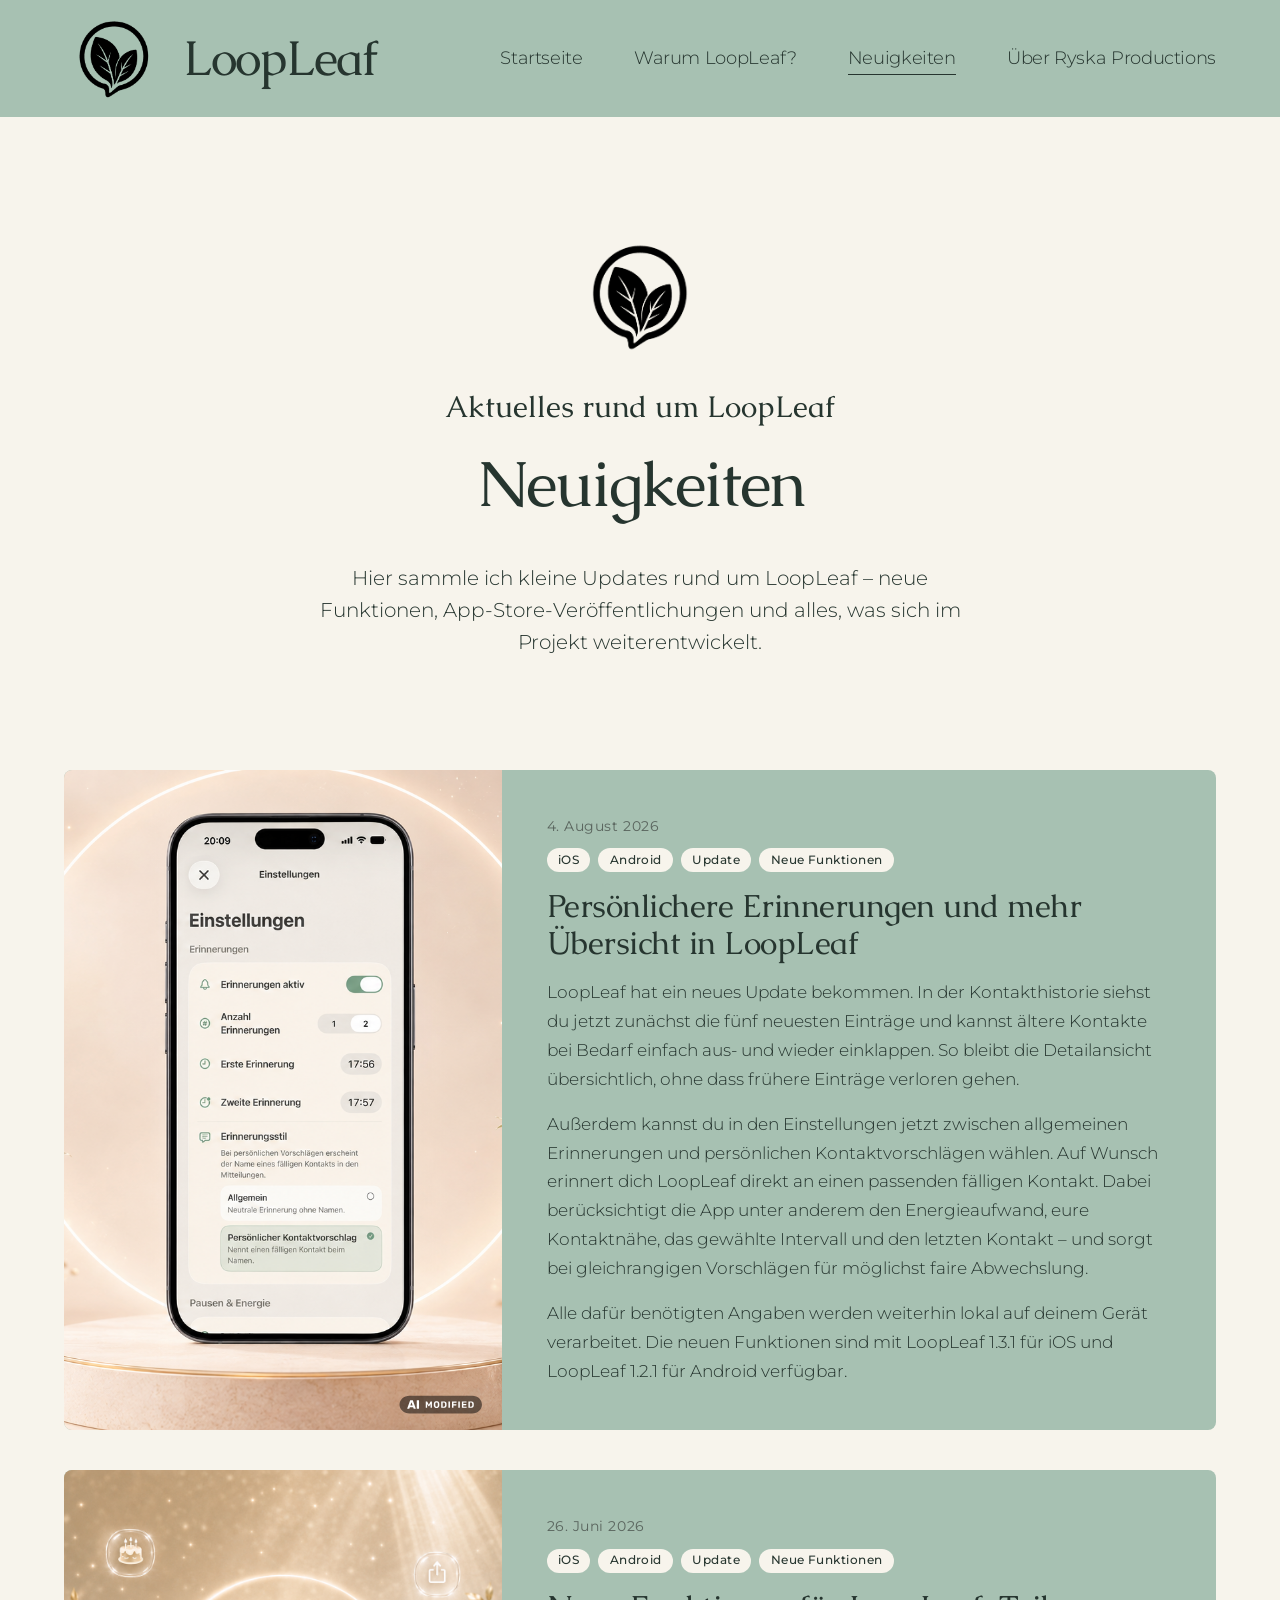
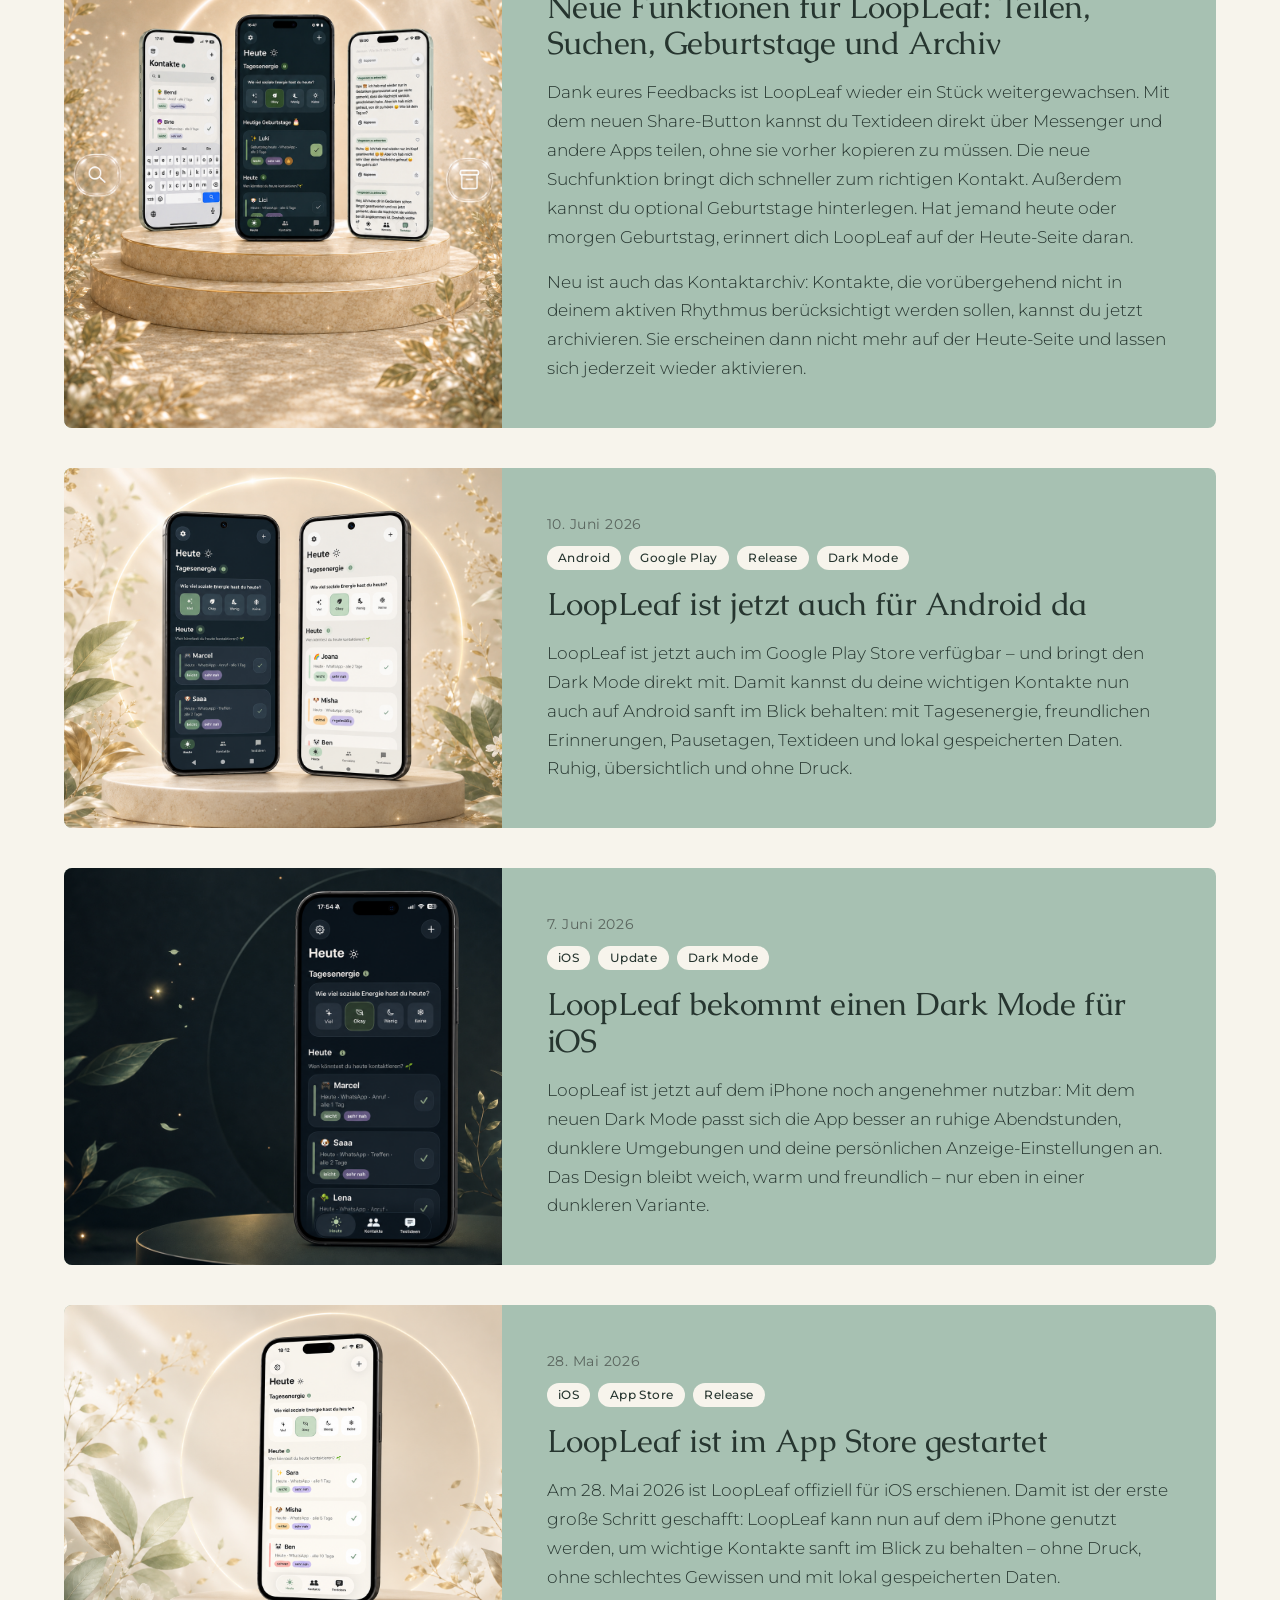
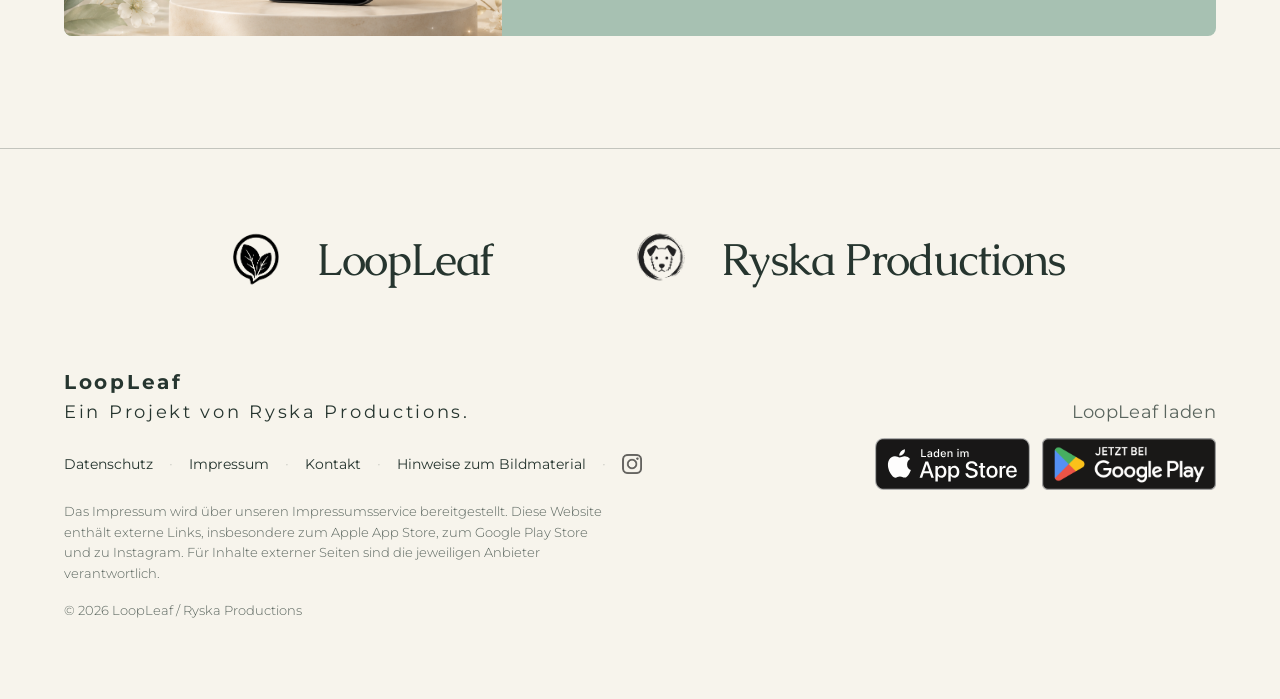
<file: neuigkeiten.html>
<!DOCTYPE html>
<html lang="de">
<head>
  <meta charset="UTF-8">
  <meta name="viewport" content="width=device-width, initial-scale=1.0">
  <meta name="description" content="Kleine Updates rund um LoopLeaf – neue Funktionen, App-Store-Veröffentlichungen und Neuigkeiten zur App.">
  <title>Neuigkeiten | LoopLeaf</title>
  <link rel="stylesheet" href="css/styles.css">
  <link rel="icon" href="assets/logos/loopleaf-app-icon-green.png" type="image/png">
  <link rel="apple-touch-icon" href="assets/logos/loopleaf-app-icon-green.png">

  <!-- Open Graph / Social Preview -->
  <meta property="og:type"         content="website">
  <meta property="og:url"          content="https://www.loopleaf.de/neuigkeiten.html">
  <meta property="og:title"        content="Neuigkeiten | LoopLeaf">
  <meta property="og:description"  content="Kleine Updates rund um LoopLeaf – neue Funktionen, App-Store-Veröffentlichungen und Neuigkeiten zur App.">
  <meta property="og:image"        content="https://www.loopleaf.de/assets/images/OG-Bild-LoopLeaf-1200x630-komp.jpg">
  <meta property="og:image:width"  content="1200">
  <meta property="og:image:height" content="630">
  <meta property="og:image:alt"    content="LoopLeaf – Beziehungen pflegen ohne Druck">
  <meta name="twitter:card"        content="summary_large_image">
  <meta name="twitter:title"       content="Neuigkeiten | LoopLeaf">
  <meta name="twitter:description" content="Kleine Updates rund um LoopLeaf – neue Funktionen, App-Store-Veröffentlichungen und Neuigkeiten zur App.">
  <meta name="twitter:image"       content="https://www.loopleaf.de/assets/images/OG-Bild-LoopLeaf-1200x630-komp.jpg">
</head>
<body>

  <!-- HEADER -->
  <header class="site-header" id="site-header">
    <div class="header-inner">

      <a href="index.html" class="site-logo" aria-label="LoopLeaf – zur Startseite">
        <img src="assets/logos/loopleaf-logo-black.png" alt="" aria-hidden="true" class="site-logo__icon">
        <span class="site-logo__text">LoopLeaf</span>
      </a>

      <nav class="site-nav" id="site-nav" aria-label="Hauptnavigation">
        <ul role="list">
          <li><a href="index.html">Startseite</a></li>
          <li><a href="warum.html">Warum LoopLeaf?</a></li>
          <li><a href="neuigkeiten.html" aria-current="page">Neuigkeiten</a></li>
          <li><a href="ryska.html">Über Ryska Productions</a></li>
        </ul>
      </nav>

      <button
        class="nav-toggle"
        id="nav-toggle"
        aria-expanded="false"
        aria-controls="mobile-nav"
        aria-label="Menü öffnen"
      >
        <span class="nav-toggle-bar" aria-hidden="true"></span>
        <span class="nav-toggle-bar" aria-hidden="true"></span>
        <span class="nav-toggle-bar" aria-hidden="true"></span>
      </button>

    </div>
  </header>

  <!-- MOBILE NAVIGATION -->
  <nav class="mobile-nav" id="mobile-nav" aria-label="Mobile Navigation" aria-hidden="true">
    <ul role="list">
      <li><a href="index.html">Startseite</a></li>
      <li><a href="warum.html">Warum LoopLeaf?</a></li>
      <li><a href="neuigkeiten.html" aria-current="page">Neuigkeiten</a></li>
      <li><a href="ryska.html">Über Ryska Productions</a></li>
      <li><a href="datenschutz.html">Datenschutz</a></li>
      <li><a href="https://mein.online-impressum.de/ryska-productions/" target="_blank" rel="noopener noreferrer">Impressum</a></li>
      <li><a href="mailto:ryskaproductions@gmail.com">Kontakt</a></li>
    </ul>
  </nav>

  <!-- HAUPTINHALT -->
  <main id="main-content">


    <!-- ================================================
         HERO – Cream (visuell identisch mit warum-hero)
         ================================================ -->

    <section class="news-hero">

      <div class="container">
        <div class="news-hero-text">
          <img src="assets/logos/loopleaf-logo-black.png" alt="" aria-hidden="true" class="news-hero-logo">
          <p class="news-hero-label">Aktuelles rund um LoopLeaf</p>
          <h1>Neuigkeiten</h1>
          <p class="news-hero-intro">Hier sammle ich kleine Updates rund um LoopLeaf – neue Funktionen, App-Store-Veröffentlichungen und alles, was sich im Projekt weiterentwickelt.</p>
        </div>
      </div>

    </section>


    <!-- ================================================
         NEUIGKEITEN-LISTE
         Reihenfolge: neueste Einträge oben.
         ================================================ -->

    <section class="news-section" aria-label="Neuigkeiten">
      <div class="container">

        <ol class="news-list" role="list">

          <!-- Neuester Eintrag – Erinnerungsstil und kompakte Kontakthistorie -->
          <li class="news-card">
            <div class="news-card__media ai-labeled">
              <img
                src="assets/images/news_new_reminder.PNG"
                alt="LoopLeaf-Einstellungen auf einem iPhone mit den Erinnerungsstilen Allgemein und Persönlicher Kontaktvorschlag"
                class="news-card__image"
              >
              <!-- Offizielles EU-Label „AI MODIFIED“ als Overlay, nicht ins Bild gerendert -->
              <a
                class="ai-label"
                href="bildmaterial.html"
                aria-label="Mit KI bearbeitetes Bild – weitere Hinweise zum Bildmaterial"
              >
                <img
                  src="assets/EU%20AI%20Lables/LABEL_AI_GENERATED_SVG_wSFsWtcAUPdOjcF6R1jRxUfMP8c_129546/LABEL_AI%20MODIFIED_black%20transparent.svg"
                  alt=""
                  aria-hidden="true"
                  class="ai-label__img"
                >
              </a>
            </div>
            <div class="news-card__body">
              <p class="news-card__date"><time datetime="2026-08-04">4. August 2026</time></p>
              <ul class="news-card__badges" role="list">
                <li class="news-card__badge">iOS</li>
                <li class="news-card__badge">Android</li>
                <li class="news-card__badge">Update</li>
                <li class="news-card__badge">Neue Funktionen</li>
              </ul>
              <h2 class="news-card__title">Persönlichere Erinnerungen und mehr Übersicht in LoopLeaf</h2>
              <p class="news-card__text">LoopLeaf hat ein neues Update bekommen. In der Kontakthistorie siehst du jetzt zunächst die fünf neuesten Einträge und kannst ältere Kontakte bei Bedarf einfach aus- und wieder einklappen. So bleibt die Detailansicht übersichtlich, ohne dass frühere Einträge verloren gehen.</p>
              <p class="news-card__text">Außerdem kannst du in den Einstellungen jetzt zwischen allgemeinen Erinnerungen und persönlichen Kontaktvorschlägen wählen. Auf Wunsch erinnert dich LoopLeaf direkt an einen passenden fälligen Kontakt. Dabei berücksichtigt die App unter anderem den Energieaufwand, eure Kontaktnähe, das gewählte Intervall und den letzten Kontakt – und sorgt bei gleichrangigen Vorschlägen für möglichst faire Abwechslung.</p>
              <p class="news-card__text">Alle dafür benötigten Angaben werden weiterhin lokal auf deinem Gerät verarbeitet. Die neuen Funktionen sind mit LoopLeaf 1.3.1 für iOS und LoopLeaf 1.2.1 für Android verfügbar.</p>
            </div>
          </li>


          <!-- Eintrag 1 – Neue Funktionen: Teilen, Suchen, Geburtstage, Archiv (neueste oben) -->
          <li class="news-card">
            <div class="news-card__media">
              <picture>
                <!-- Row-Layout (Bild neben Text, ab 768 px): Hochkant-Asset.
                     Gestapelt (Bild über Text, < 768 px): bisheriges Querformat-Asset. -->
                <source media="(min-width: 768px)" srcset="assets/images/news_search_birthday_share_archive_hochkant.PNG">
                <img
                  src="assets/images/news_search_birthday_share_archive.PNG"
                  alt="LoopLeaf-Funktionen für Suche, Geburtstage, Teilen von Textideen und Archiv"
                  class="news-card__image"
                >
              </picture>
            </div>
            <div class="news-card__body">
              <p class="news-card__date"><time datetime="2026-06-26">26. Juni 2026</time></p>
              <ul class="news-card__badges" role="list">
                <li class="news-card__badge">iOS</li>
                <li class="news-card__badge">Android</li>
                <li class="news-card__badge">Update</li>
                <li class="news-card__badge">Neue Funktionen</li>
              </ul>
              <h2 class="news-card__title">Neue Funktionen für LoopLeaf: Teilen, Suchen, Geburtstage und Archiv</h2>
              <p class="news-card__text">Dank eures Feedbacks ist LoopLeaf wieder ein Stück weitergewachsen. Mit dem neuen Share-Button kannst du Textideen direkt über Messenger und andere Apps teilen, ohne sie vorher kopieren zu müssen. Die neue Suchfunktion bringt dich schneller zum richtigen Kontakt. Außerdem kannst du optional Geburtstage hinterlegen. Hat jemand heute oder morgen Geburtstag, erinnert dich LoopLeaf auf der Heute-Seite daran.</p>
              <p class="news-card__text">Neu ist auch das Kontaktarchiv: Kontakte, die vorübergehend nicht in deinem aktiven Rhythmus berücksichtigt werden sollen, kannst du jetzt archivieren. Sie erscheinen dann nicht mehr auf der Heute-Seite und lassen sich jederzeit wieder aktivieren.</p>
            </div>
          </li>


          <!-- Eintrag 2 – Android Release -->
          <li class="news-card">
            <div class="news-card__media">
              <img
                src="assets/images/news_android_release.PNG"
                alt="LoopLeaf auf zwei Android-Smartphones, hell und im Dark Mode"
                class="news-card__image"
              >
            </div>
            <div class="news-card__body">
              <p class="news-card__date"><time datetime="2026-06-10">10. Juni 2026</time></p>
              <ul class="news-card__badges" role="list">
                <li class="news-card__badge">Android</li>
                <li class="news-card__badge">Google Play</li>
                <li class="news-card__badge">Release</li>
                <li class="news-card__badge">Dark Mode</li>
              </ul>
              <h2 class="news-card__title">LoopLeaf ist jetzt auch für Android da</h2>
              <p class="news-card__text">LoopLeaf ist jetzt auch im Google Play Store verfügbar – und bringt den Dark Mode direkt mit. Damit kannst du deine wichtigen Kontakte nun auch auf Android sanft im Blick behalten: mit Tagesenergie, freundlichen Erinnerungen, Pausetagen, Textideen und lokal gespeicherten Daten. Ruhig, übersichtlich und ohne Druck.</p>
            </div>
          </li>


          <!-- Eintrag 3 – iOS Dark Mode -->
          <li class="news-card">
            <div class="news-card__media">
              <img
                src="assets/images/news_darkmode_ios.PNG"
                alt="LoopLeaf im Dark Mode auf einem iPhone"
                class="news-card__image"
              >
            </div>
            <div class="news-card__body">
              <p class="news-card__date"><time datetime="2026-06-07">7. Juni 2026</time></p>
              <ul class="news-card__badges" role="list">
                <li class="news-card__badge">iOS</li>
                <li class="news-card__badge">Update</li>
                <li class="news-card__badge">Dark Mode</li>
              </ul>
              <h2 class="news-card__title">LoopLeaf bekommt einen Dark Mode für iOS</h2>
              <p class="news-card__text">LoopLeaf ist jetzt auf dem iPhone noch angenehmer nutzbar: Mit dem neuen Dark Mode passt sich die App besser an ruhige Abendstunden, dunklere Umgebungen und deine persönlichen Anzeige-Einstellungen an. Das Design bleibt weich, warm und freundlich – nur eben in einer dunkleren Variante.</p>
            </div>
          </li>


          <!-- Eintrag 4 – iOS Release -->
          <li class="news-card">
            <div class="news-card__media">
              <img
                src="assets/images/news_ios_release3.PNG"
                alt="LoopLeaf im Apple App Store"
                class="news-card__image news-card__image--focus-right"
              >
            </div>
            <div class="news-card__body">
              <p class="news-card__date"><time datetime="2026-05-28">28. Mai 2026</time></p>
              <ul class="news-card__badges" role="list">
                <li class="news-card__badge">iOS</li>
                <li class="news-card__badge">App Store</li>
                <li class="news-card__badge">Release</li>
              </ul>
              <h2 class="news-card__title">LoopLeaf ist im App Store gestartet</h2>
              <p class="news-card__text">Am 28. Mai 2026 ist LoopLeaf offiziell für iOS erschienen. Damit ist der erste große Schritt geschafft: LoopLeaf kann nun auf dem iPhone genutzt werden, um wichtige Kontakte sanft im Blick zu behalten – ohne Druck, ohne schlechtes Gewissen und mit lokal gespeicherten Daten.</p>
            </div>
          </li>

        </ol>

      </div>
    </section>


  </main>


  <!-- FOOTER -->
  <footer class="site-footer">
    <div class="footer-inner">

      <!-- Obere Branding-Zeile -->
      <div class="footer-brand-row">
        <div class="footer-brand-item">
          <img src="assets/logos/loopleaf-logo-black.png" alt="" aria-hidden="true" class="footer-brand-logo">
          <span class="footer-brand-title">LoopLeaf</span>
        </div>
        <div class="footer-brand-item">
          <img src="assets/logos/ryska-productions-logo.png" alt="" aria-hidden="true" class="footer-brand-logo">
          <span class="footer-brand-title">Ryska Productions</span>
        </div>
      </div>

      <!-- Unterer Textblock -->
      <div class="footer-meta">

        <!-- Linke Spalte: Links, Hinweise, Copyright -->
        <div class="footer-meta-left">
          <p class="footer-small-heading">LoopLeaf</p>
          <p class="footer-subline">Ein Projekt von Ryska Productions.</p>

          <nav class="footer-nav" aria-label="Footer-Navigation">
            <a href="datenschutz.html">Datenschutz</a>
            <span class="footer-divider" aria-hidden="true">·</span>
            <a href="https://mein.online-impressum.de/ryska-productions/" target="_blank" rel="noopener noreferrer">Impressum</a>
            <span class="footer-divider" aria-hidden="true">·</span>
            <a href="mailto:ryskaproductions@gmail.com">Kontakt</a>
            <span class="footer-divider" aria-hidden="true">·</span>
            <a href="bildmaterial.html">Hinweise zum Bildmaterial</a>
            <span class="footer-divider" aria-hidden="true">·</span>
            <a
              href="https://www.instagram.com/loopleaf.app"
              class="footer-social-link"
              target="_blank"
              rel="noopener noreferrer"
              referrerpolicy="no-referrer"
              aria-label="Instagram-Profil von LoopLeaf öffnen"
            >
              <img
                src="assets/icons/Instagram_Glyph_Black.png"
                alt=""
                aria-hidden="true"
                class="footer-social-icon"
              >
            </a>
          </nav>

          <p class="footer-note">
            Das Impressum wird über unseren Impressumsservice bereitgestellt.
            Diese Website enthält externe Links, insbesondere zum Apple App Store, zum Google Play Store und zu Instagram.
            Für Inhalte externer Seiten sind die jeweiligen Anbieter verantwortlich.
          </p>

          <p class="footer-copyright">© 2026 LoopLeaf / Ryska Productions</p>
        </div>

        <!-- Rechte Download-Spalte -->
        <div class="footer-meta-right">
          <p class="footer-download-heading">LoopLeaf laden</p>
          <div class="footer-store-badges">
            <a
              href="https://apps.apple.com/de/app/loopleaf/id6767885278"
              target="_blank"
              rel="noopener noreferrer"
              referrerpolicy="no-referrer"
              aria-label="LoopLeaf im Apple App Store öffnen"
            >
              <img
                src="assets/icons/Download_on_App_Store/Black_lockup/SVG/Download_on_the_App_Store_Badge_DE_RGB_blk_092917.svg"
                alt="Download im App Store"
                class="store-badge store-badge--footer"
              >
            </a>
            <a
              href="https://play.google.com/store/apps/details?id=com.ryska.loopleaf&amp;hl=de&amp;gl=DE"
              target="_blank"
              rel="noopener noreferrer"
              referrerpolicy="no-referrer"
              aria-label="LoopLeaf bei Google Play öffnen"
            >
              <img
                src="assets/icons/GetItOnGooglePlay_Badge_Web_color_German.png"
                alt="Jetzt bei Google Play"
                class="store-badge store-badge--footer store-badge--play-footer"
              >
            </a>
          </div>
        </div>

      </div>

    </div>
  </footer>

  <script src="js/main.js"></script>
</body>
</html>
</file>
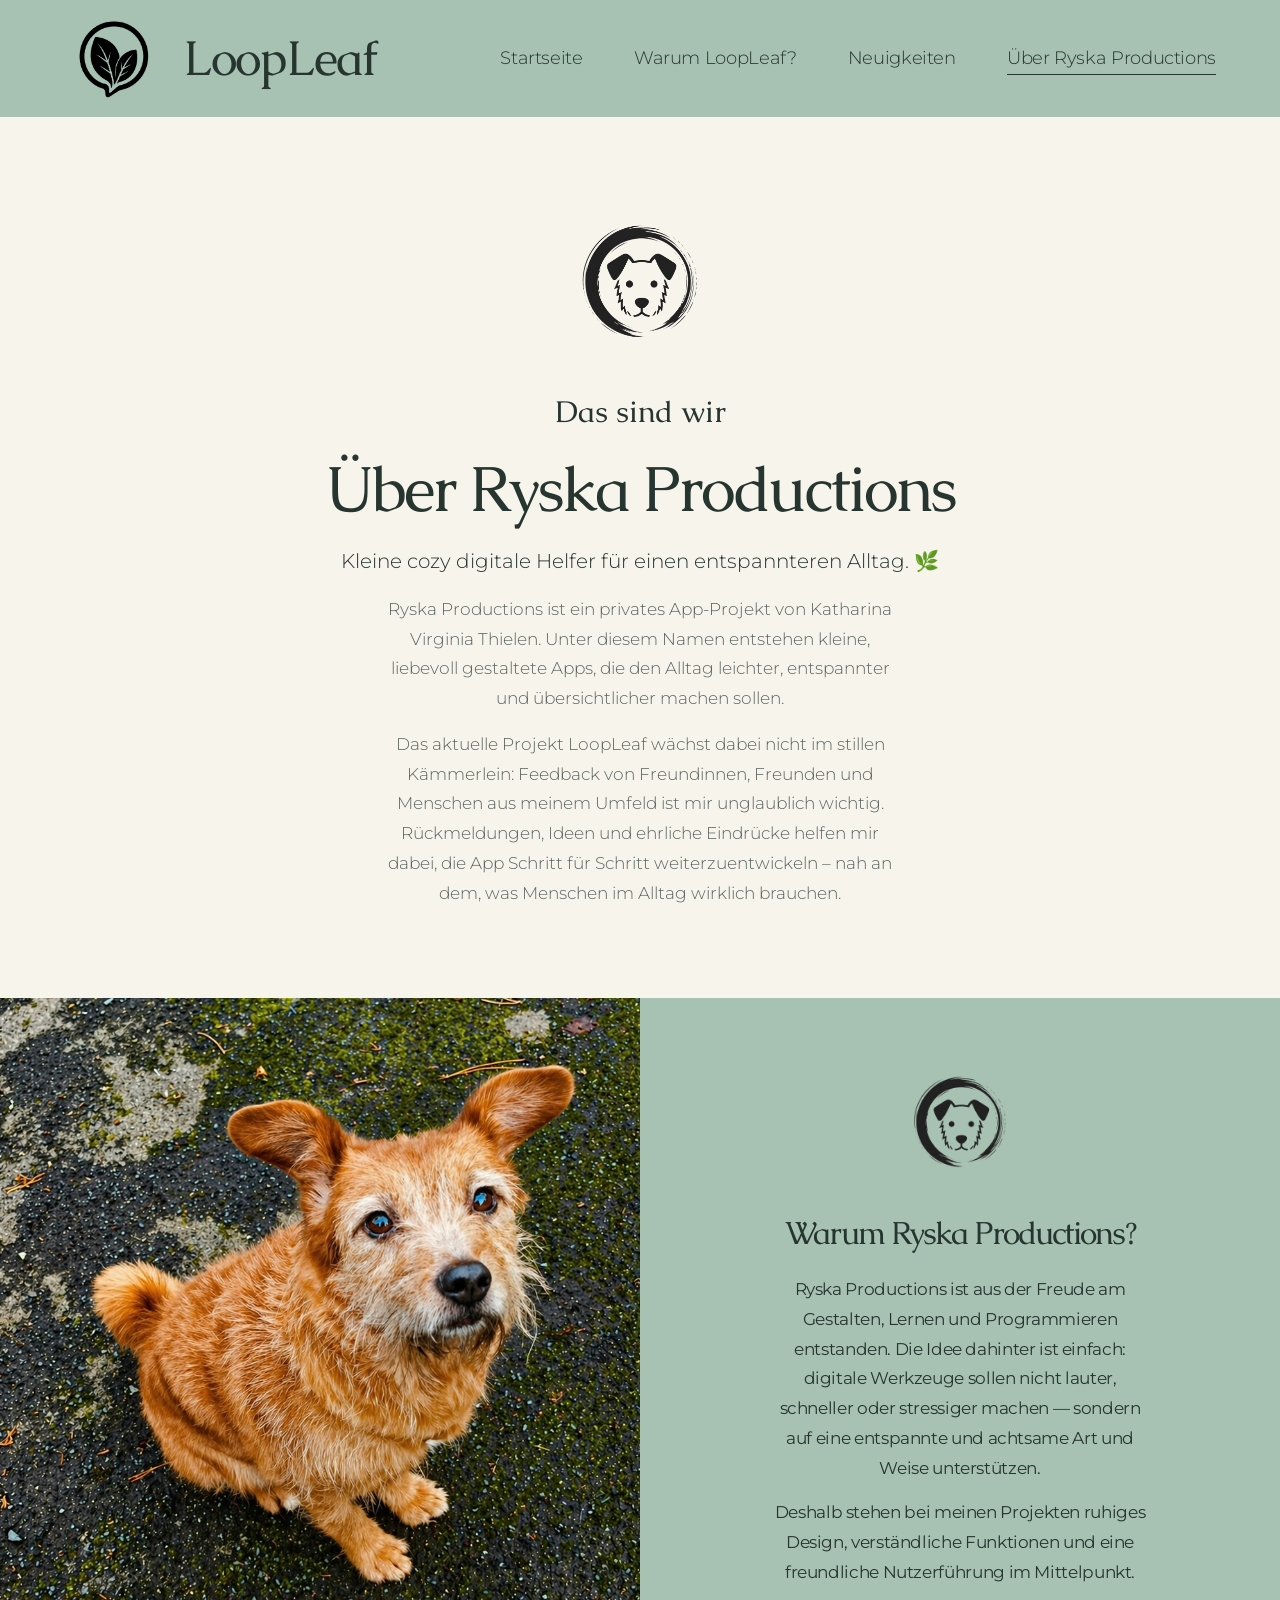
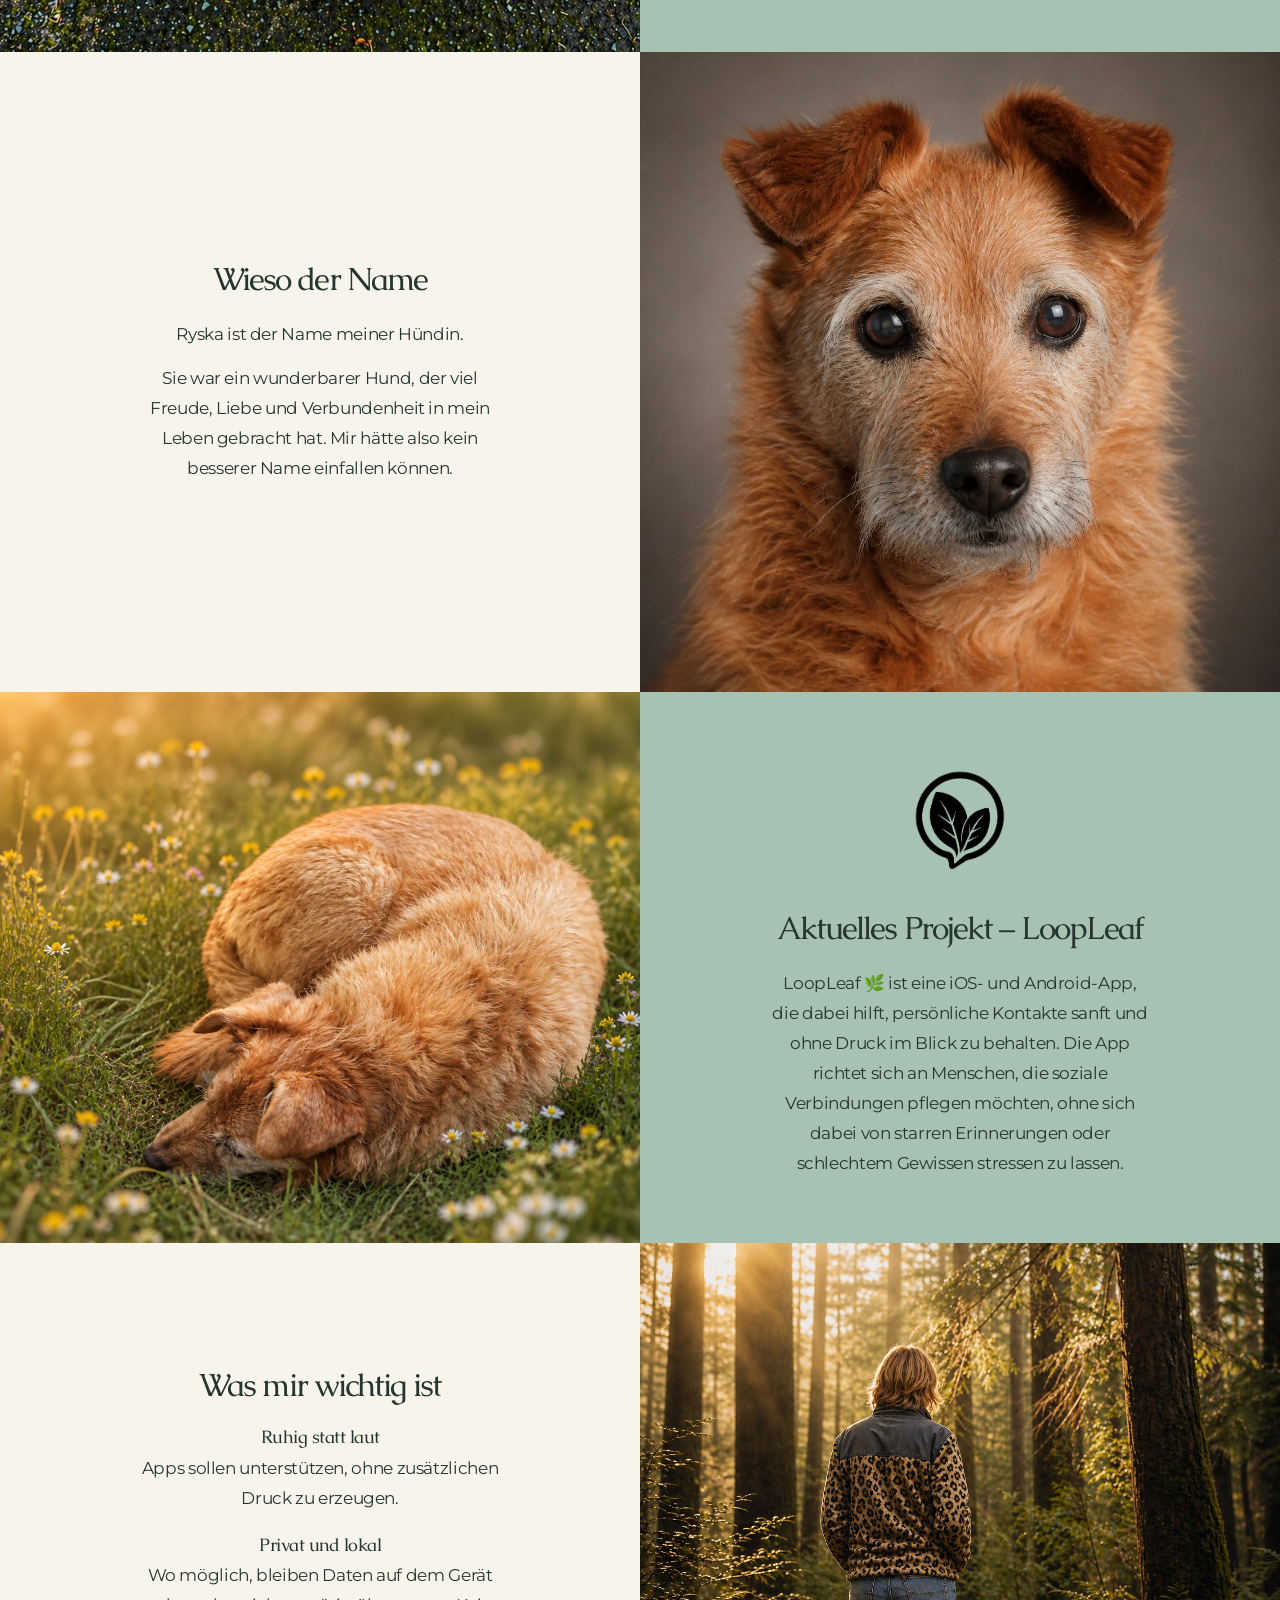
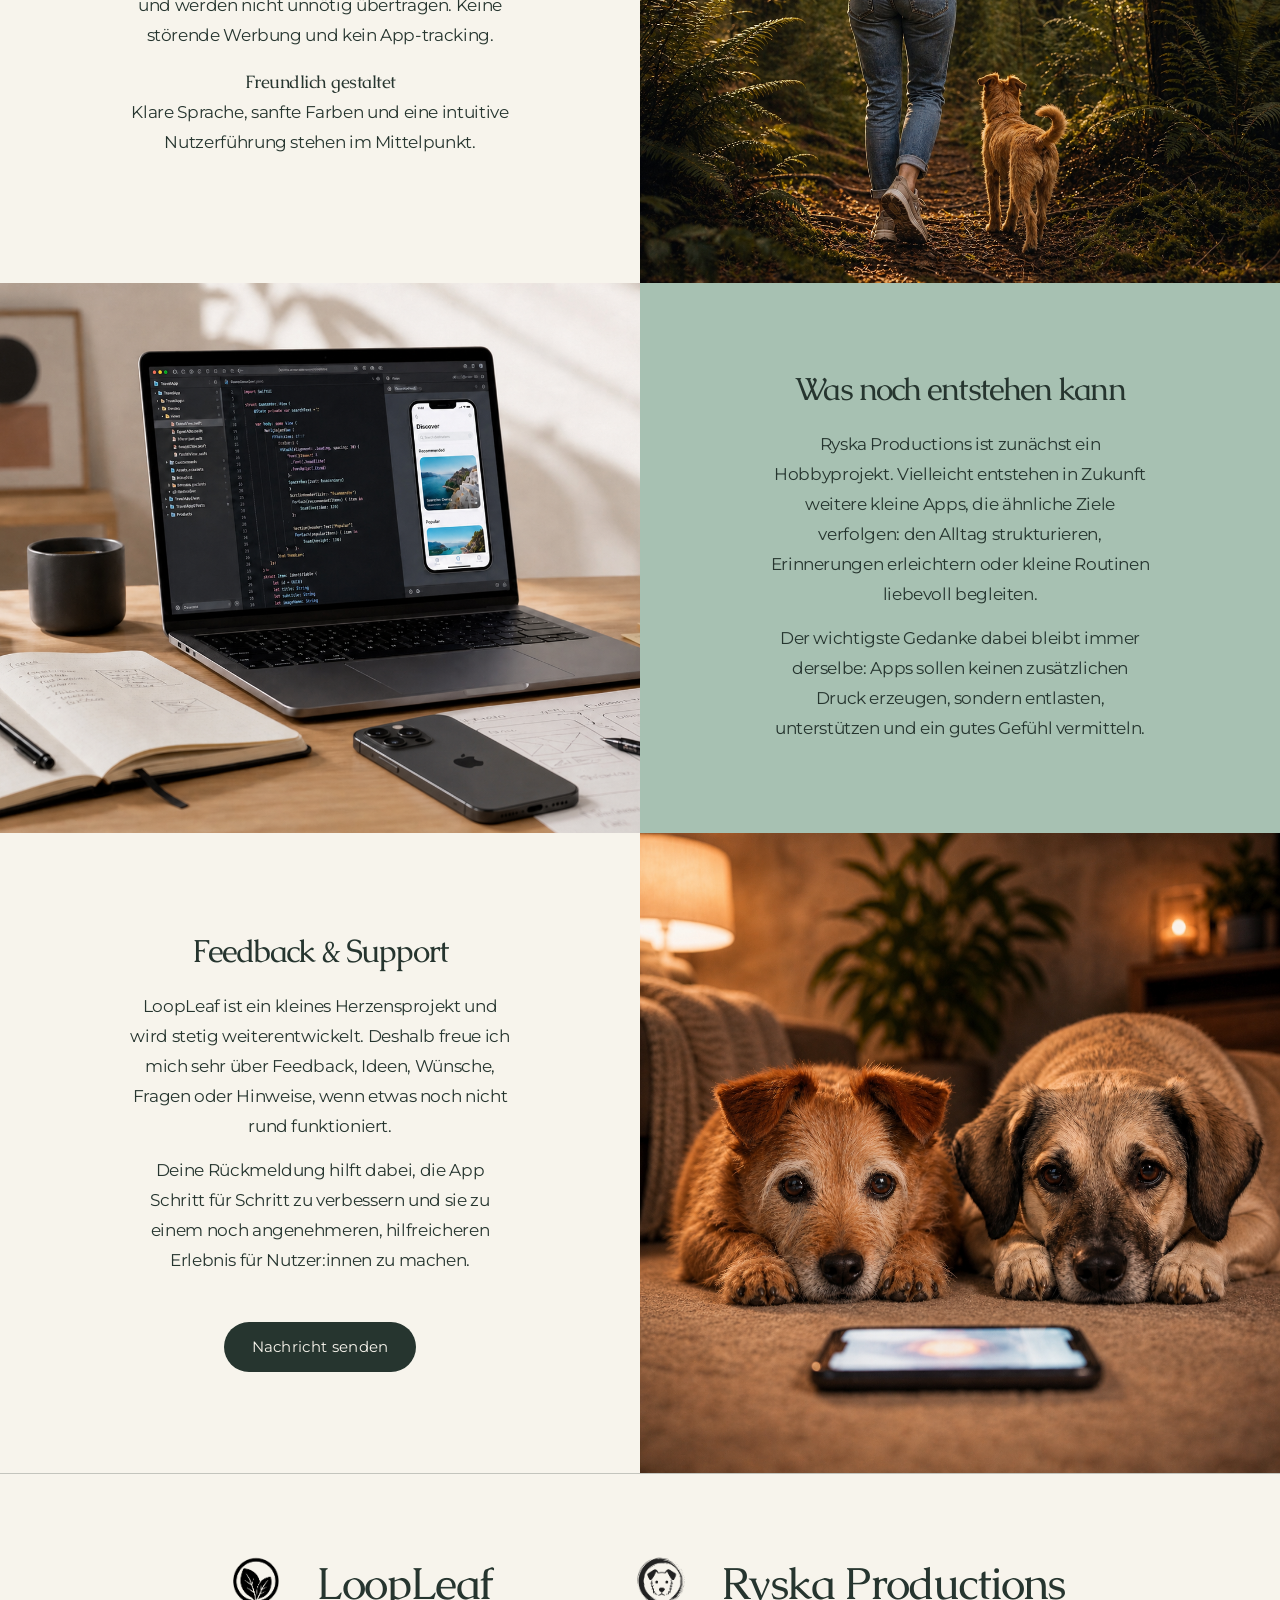
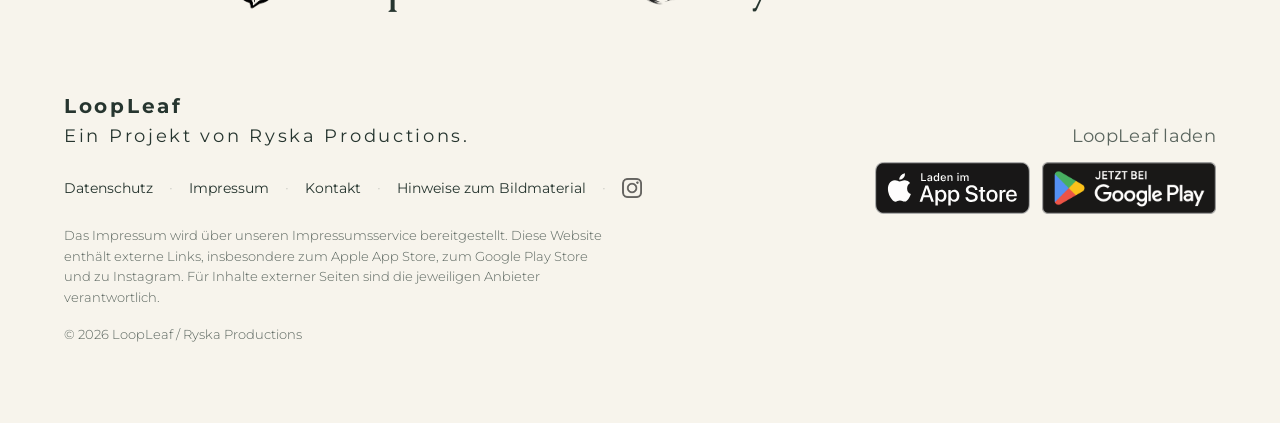
<file: ryska.html>
<!DOCTYPE html>
<html lang="de">
<head>
  <meta charset="UTF-8">
  <meta name="viewport" content="width=device-width, initial-scale=1.0">
  <meta name="description" content="Über Ryska Productions – Kleine cozy digitale Helfer für einen entspannteren Alltag.">
  <title>Über Ryska Productions – LoopLeaf</title>
  <link rel="stylesheet" href="css/styles.css">
  <link rel="icon" href="assets/logos/loopleaf-app-icon-green.png" type="image/png">
  <link rel="apple-touch-icon" href="assets/logos/loopleaf-app-icon-green.png">

  <!-- Open Graph / Social Preview -->
  <meta property="og:type"         content="website">
  <meta property="og:url"          content="https://www.loopleaf.de/ryska.html">
  <meta property="og:title"        content="Über Ryska Productions – LoopLeaf">
  <meta property="og:description"  content="Über Ryska Productions – Kleine cozy digitale Helfer für einen entspannteren Alltag.">
  <meta property="og:image"        content="https://www.loopleaf.de/assets/images/OG-Bild-LoopLeaf-1200x630-komp.jpg">
  <meta property="og:image:width"  content="1200">
  <meta property="og:image:height" content="630">
  <meta property="og:image:alt"    content="LoopLeaf – Beziehungen pflegen ohne Druck">
  <meta name="twitter:card"        content="summary_large_image">
  <meta name="twitter:title"       content="Über Ryska Productions – LoopLeaf">
  <meta name="twitter:description" content="Über Ryska Productions – Kleine cozy digitale Helfer für einen entspannteren Alltag.">
  <meta name="twitter:image"       content="https://www.loopleaf.de/assets/images/OG-Bild-LoopLeaf-1200x630-komp.jpg">
</head>
<body>

  <!-- HEADER -->
  <header class="site-header" id="site-header">
    <div class="header-inner">

      <a href="index.html" class="site-logo" aria-label="LoopLeaf – zur Startseite">
        <img src="assets/logos/loopleaf-logo-black.png" alt="" aria-hidden="true" class="site-logo__icon">
        <span class="site-logo__text">LoopLeaf</span>
      </a>

      <nav class="site-nav" id="site-nav" aria-label="Hauptnavigation">
        <ul role="list">
          <li><a href="index.html">Startseite</a></li>
          <li><a href="warum.html">Warum LoopLeaf?</a></li>
          <li><a href="neuigkeiten.html">Neuigkeiten</a></li>
          <li><a href="ryska.html" aria-current="page">Über Ryska Productions</a></li>
        </ul>
      </nav>

      <button
        class="nav-toggle"
        id="nav-toggle"
        aria-expanded="false"
        aria-controls="mobile-nav"
        aria-label="Menü öffnen"
      >
        <span class="nav-toggle-bar" aria-hidden="true"></span>
        <span class="nav-toggle-bar" aria-hidden="true"></span>
        <span class="nav-toggle-bar" aria-hidden="true"></span>
      </button>

    </div>
  </header>

  <!-- MOBILE NAVIGATION -->
  <nav class="mobile-nav" id="mobile-nav" aria-label="Mobile Navigation" aria-hidden="true">
    <ul role="list">
      <li><a href="index.html">Startseite</a></li>
      <li><a href="warum.html">Warum LoopLeaf?</a></li>
      <li><a href="neuigkeiten.html">Neuigkeiten</a></li>
      <li><a href="ryska.html" aria-current="page">Über Ryska Productions</a></li>
      <li><a href="datenschutz.html">Datenschutz</a></li>
      <li><a href="https://mein.online-impressum.de/ryska-productions/" target="_blank" rel="noopener noreferrer">Impressum</a></li>
      <li><a href="mailto:ryskaproductions@gmail.com">Kontakt</a></li>
    </ul>
  </nav>

  <!-- HAUPTINHALT -->
  <main id="main-content">


    <!-- ================================================
         INTRO
         ================================================ -->

    <section class="ryska-intro">
      <div class="container">
        <img
          src="assets/logos/ryska-productions-logo.png"
          alt="Ryska Productions Logo"
          class="ryska-intro-logo"
        >
        <p class="ryska-label">Das sind wir</p>
        <h1>Über Ryska Productions</h1>
        <p class="ryska-intro-sub">Kleine cozy digitale Helfer für einen entspannteren Alltag. 🌿</p>
        <p class="ryska-intro-desc">
          Ryska Productions ist ein privates App-Projekt von Katharina Virginia Thielen.
          Unter diesem Namen entstehen kleine, liebevoll gestaltete Apps, die den Alltag
          leichter, entspannter und übersichtlicher machen sollen.
        </p>
        <p class="ryska-intro-desc">
          Das aktuelle Projekt LoopLeaf wächst dabei nicht im stillen Kämmerlein: Feedback von
          Freundinnen, Freunden und Menschen aus meinem Umfeld ist mir unglaublich wichtig.
          Rückmeldungen, Ideen und ehrliche Eindrücke helfen mir dabei, die App Schritt für
          Schritt weiterzuentwickeln – nah an dem, was Menschen im Alltag wirklich brauchen.
        </p>
      </div>
    </section>


    <!-- ================================================
         KACHELSTRUKTUR
         ================================================ -->

    <div class="about-grid">

      <!-- Zeile 1: Bild links | Text rechts (Sage) -->
      <div class="about-row">
        <div class="about-image">
          <img
            src="assets/images/Warum-Ryska-Productions-quadratisch.jpg"
            alt="Ryska – neugierig auf der Straße"
          >
        </div>
        <div class="about-text-card about-text-card--sage">
          <div class="about-text-inner">
            <img
              src="assets/logos/ryska-productions-logo.png"
              alt="Ryska Productions Logo"
              class="about-card-logo"
            >
            <h2 class="about-card-title">Warum Ryska Productions?</h2>
            <p class="about-card-text">
              Ryska Productions ist aus der Freude am Gestalten, Lernen und Programmieren entstanden.
              Die Idee dahinter ist einfach: digitale Werkzeuge sollen nicht lauter, schneller oder
              stressiger machen — sondern auf eine entspannte und achtsame Art und Weise unterstützen.
            </p>
            <p class="about-card-text">
              Deshalb stehen bei meinen Projekten ruhiges Design, verständliche Funktionen und eine
              freundliche Nutzerführung im Mittelpunkt.
            </p>
          </div>
        </div>
      </div>


      <!-- Zeile 2: Text links (Cream) | Bild rechts -->
      <div class="about-row">
        <div class="about-text-card about-text-card--cream">
          <div class="about-text-inner">
            <h2 class="about-card-title">Wieso der Name</h2>
            <p class="about-card-text">Ryska ist der Name meiner Hündin.</p>
            <p class="about-card-text">
              Sie war ein wunderbarer Hund, der viel Freude, Liebe und Verbundenheit in mein Leben gebracht hat.
              Mir hätte also kein besserer Name einfallen können.
            </p>
          </div>
        </div>
        <div class="about-image about-image--portrait">
          <img
            src="assets/images/Wieso-der-Name-quadratisch.jpg"
            alt="Ryska – Portrait"
          >
        </div>
      </div>


      <!-- Zeile 3: Bild links | Text rechts (Sage) -->
      <div class="about-row">
        <div class="about-image">
          <img
            src="assets/images/Aktuelles-Projekt-LoopLeaf.png"
            alt="Ryska – entspannt im Gras"
          >
        </div>
        <div class="about-text-card about-text-card--sage">
          <div class="about-text-inner">
            <img
              src="assets/logos/loopleaf-logo-black.png"
              alt="LoopLeaf Logo"
              class="about-card-logo"
            >
            <h2 class="about-card-title">Aktuelles Projekt – LoopLeaf</h2>
            <p class="about-card-text">
              LoopLeaf 🌿 ist eine iOS- und Android-App, die dabei hilft, persönliche Kontakte sanft und ohne Druck
              im Blick zu behalten. Die App richtet sich an Menschen, die soziale Verbindungen pflegen
              möchten, ohne sich dabei von starren Erinnerungen oder schlechtem Gewissen stressen
              zu lassen.
            </p>
          </div>
        </div>
      </div>


      <!-- Zeile 4: Text links (Cream) | Bild rechts -->
      <div class="about-row">
        <div class="about-text-card about-text-card--cream">
          <div class="about-text-inner">
            <h2 class="about-card-title">Was mir wichtig ist</h2>
            <div class="about-card-values">
              <h3 class="about-card-value-title">Ruhig statt laut</h3>
              <p class="about-card-text">Apps sollen unterstützen, ohne zusätzlichen Druck zu erzeugen.</p>
              <h3 class="about-card-value-title">Privat und lokal</h3>
              <p class="about-card-text">
                Wo möglich, bleiben Daten auf dem Gerät und werden nicht unnötig übertragen.
                Keine störende Werbung und kein App-tracking.
              </p>
              <h3 class="about-card-value-title">Freundlich gestaltet</h3>
              <p class="about-card-text">Klare Sprache, sanfte Farben und eine intuitive Nutzerführung stehen im Mittelpunkt.</p>
            </div>
          </div>
        </div>
        <div class="about-image">
          <img
            src="assets/images/Forest Walk.PNG"
            alt="Kaska und Ryska – Spaziergang im Wald"
          >
        </div>
      </div>


      <!-- Zeile 5: Bild links | Text rechts (Sage) -->
      <div class="about-row">
        <div class="about-image">
          <img
            src="assets/images/Was-noch-entstehen-kann.PNG"
            alt="Laptop und Notizen – aktive Projekte bei Ryska Productions"
          >
        </div>
        <div class="about-text-card about-text-card--sage">
          <div class="about-text-inner">
            <h2 class="about-card-title">Was noch entstehen kann</h2>
            <p class="about-card-text">
              Ryska Productions ist zunächst ein Hobbyprojekt. Vielleicht entstehen in Zukunft
              weitere kleine Apps, die ähnliche Ziele verfolgen: den Alltag strukturieren,
              Erinnerungen erleichtern oder kleine Routinen liebevoll begleiten.
            </p>
            <p class="about-card-text">
              Der wichtigste Gedanke dabei bleibt immer derselbe: Apps sollen keinen zusätzlichen
              Druck erzeugen, sondern entlasten, unterstützen und ein gutes Gefühl vermitteln.
            </p>
          </div>
        </div>
      </div>


      <!-- Zeile 6: Text links (Cream) | Bild rechts -->
      <div class="about-row">
        <div class="about-text-card about-text-card--cream">
          <div class="about-text-inner">
            <h2 class="about-card-title">Feedback & Support</h2>
            <p class="about-card-text">
              LoopLeaf ist ein kleines Herzensprojekt und wird stetig weiterentwickelt.
              Deshalb freue ich mich sehr über Feedback, Ideen, Wünsche, Fragen oder Hinweise,
              wenn etwas noch nicht rund funktioniert.
            </p>
            <p class="about-card-text">
              Deine Rückmeldung hilft dabei, die App Schritt für Schritt zu verbessern
              und sie zu einem noch angenehmeren, hilfreicheren Erlebnis für Nutzer:innen zu machen.
            </p>
            <a href="mailto:ryskaproductions@gmail.com" class="btn btn--primary about-card-btn">
              Nachricht senden
            </a>
          </div>
        </div>
        <div class="about-image">
          <img
            src="assets/images/Feedback.png"
            alt="Ryska und Misha – zwei Hunde"
          >
        </div>
      </div>

    </div>
    <!-- Ende Kachelstruktur -->


  </main>

  <!-- FOOTER -->
  <footer class="site-footer">
    <div class="footer-inner">

      <!-- Obere Branding-Zeile -->
      <div class="footer-brand-row">
        <div class="footer-brand-item">
          <img src="assets/logos/loopleaf-logo-black.png" alt="" aria-hidden="true" class="footer-brand-logo">
          <span class="footer-brand-title">LoopLeaf</span>
        </div>
        <div class="footer-brand-item">
          <img src="assets/logos/ryska-productions-logo.png" alt="" aria-hidden="true" class="footer-brand-logo">
          <span class="footer-brand-title">Ryska Productions</span>
        </div>
      </div>

      <!-- Unterer Textblock -->
      <div class="footer-meta">

        <!-- Linke Spalte: Links, Hinweise, Copyright -->
        <div class="footer-meta-left">
          <p class="footer-small-heading">LoopLeaf</p>
          <p class="footer-subline">Ein Projekt von Ryska Productions.</p>

          <nav class="footer-nav" aria-label="Footer-Navigation">
            <a href="datenschutz.html">Datenschutz</a>
            <span class="footer-divider" aria-hidden="true">·</span>
            <a href="https://mein.online-impressum.de/ryska-productions/" target="_blank" rel="noopener noreferrer">Impressum</a>
            <span class="footer-divider" aria-hidden="true">·</span>
            <a href="mailto:ryskaproductions@gmail.com">Kontakt</a>
            <span class="footer-divider" aria-hidden="true">·</span>
            <a href="bildmaterial.html">Hinweise zum Bildmaterial</a>
            <span class="footer-divider" aria-hidden="true">·</span>
            <a
              href="https://www.instagram.com/loopleaf.app"
              class="footer-social-link"
              target="_blank"
              rel="noopener noreferrer"
              referrerpolicy="no-referrer"
              aria-label="Instagram-Profil von LoopLeaf öffnen"
            >
              <img
                src="assets/icons/Instagram_Glyph_Black.png"
                alt=""
                aria-hidden="true"
                class="footer-social-icon"
              >
            </a>
          </nav>

          <p class="footer-note">
            Das Impressum wird über unseren Impressumsservice bereitgestellt.
            Diese Website enthält externe Links, insbesondere zum Apple App Store, zum Google Play Store und zu Instagram.
            Für Inhalte externer Seiten sind die jeweiligen Anbieter verantwortlich.
          </p>

          <p class="footer-copyright">© 2026 LoopLeaf / Ryska Productions</p>
        </div>

        <!-- Rechte Download-Spalte -->
        <div class="footer-meta-right">
          <p class="footer-download-heading">LoopLeaf laden</p>
          <div class="footer-store-badges">
            <a
              href="https://apps.apple.com/de/app/loopleaf/id6767885278"
              target="_blank"
              rel="noopener noreferrer"
              referrerpolicy="no-referrer"
              aria-label="LoopLeaf im Apple App Store öffnen"
            >
              <img
                src="assets/icons/Download_on_App_Store/Black_lockup/SVG/Download_on_the_App_Store_Badge_DE_RGB_blk_092917.svg"
                alt="Download im App Store"
                class="store-badge store-badge--footer"
              >
            </a>
            <a
              href="https://play.google.com/store/apps/details?id=com.ryska.loopleaf&amp;hl=de&amp;gl=DE"
              target="_blank"
              rel="noopener noreferrer"
              referrerpolicy="no-referrer"
              aria-label="LoopLeaf bei Google Play öffnen"
            >
              <img
                src="assets/icons/GetItOnGooglePlay_Badge_Web_color_German.png"
                alt="Jetzt bei Google Play"
                class="store-badge store-badge--footer store-badge--play-footer"
              >
            </a>
          </div>
        </div>

      </div>

    </div>
  </footer>

  <script src="js/main.js"></script>
</body>
</html>
</file>
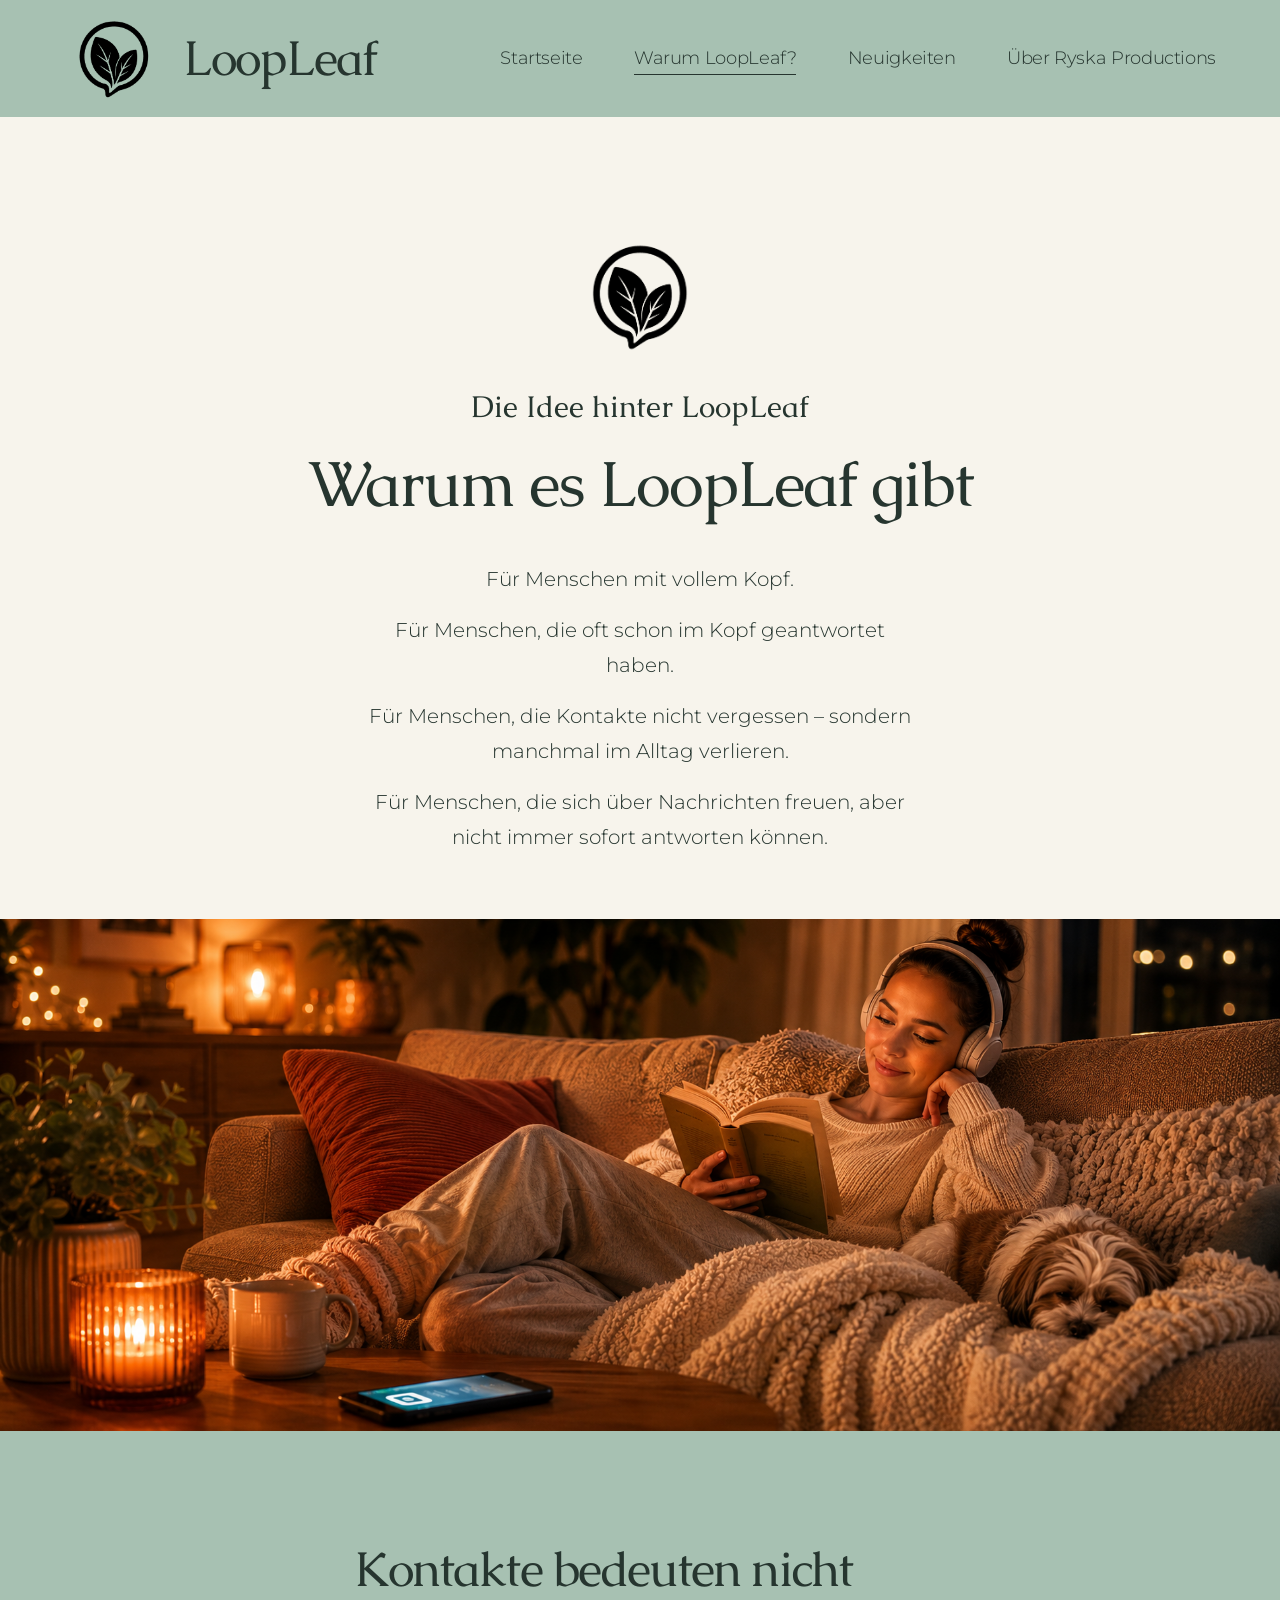
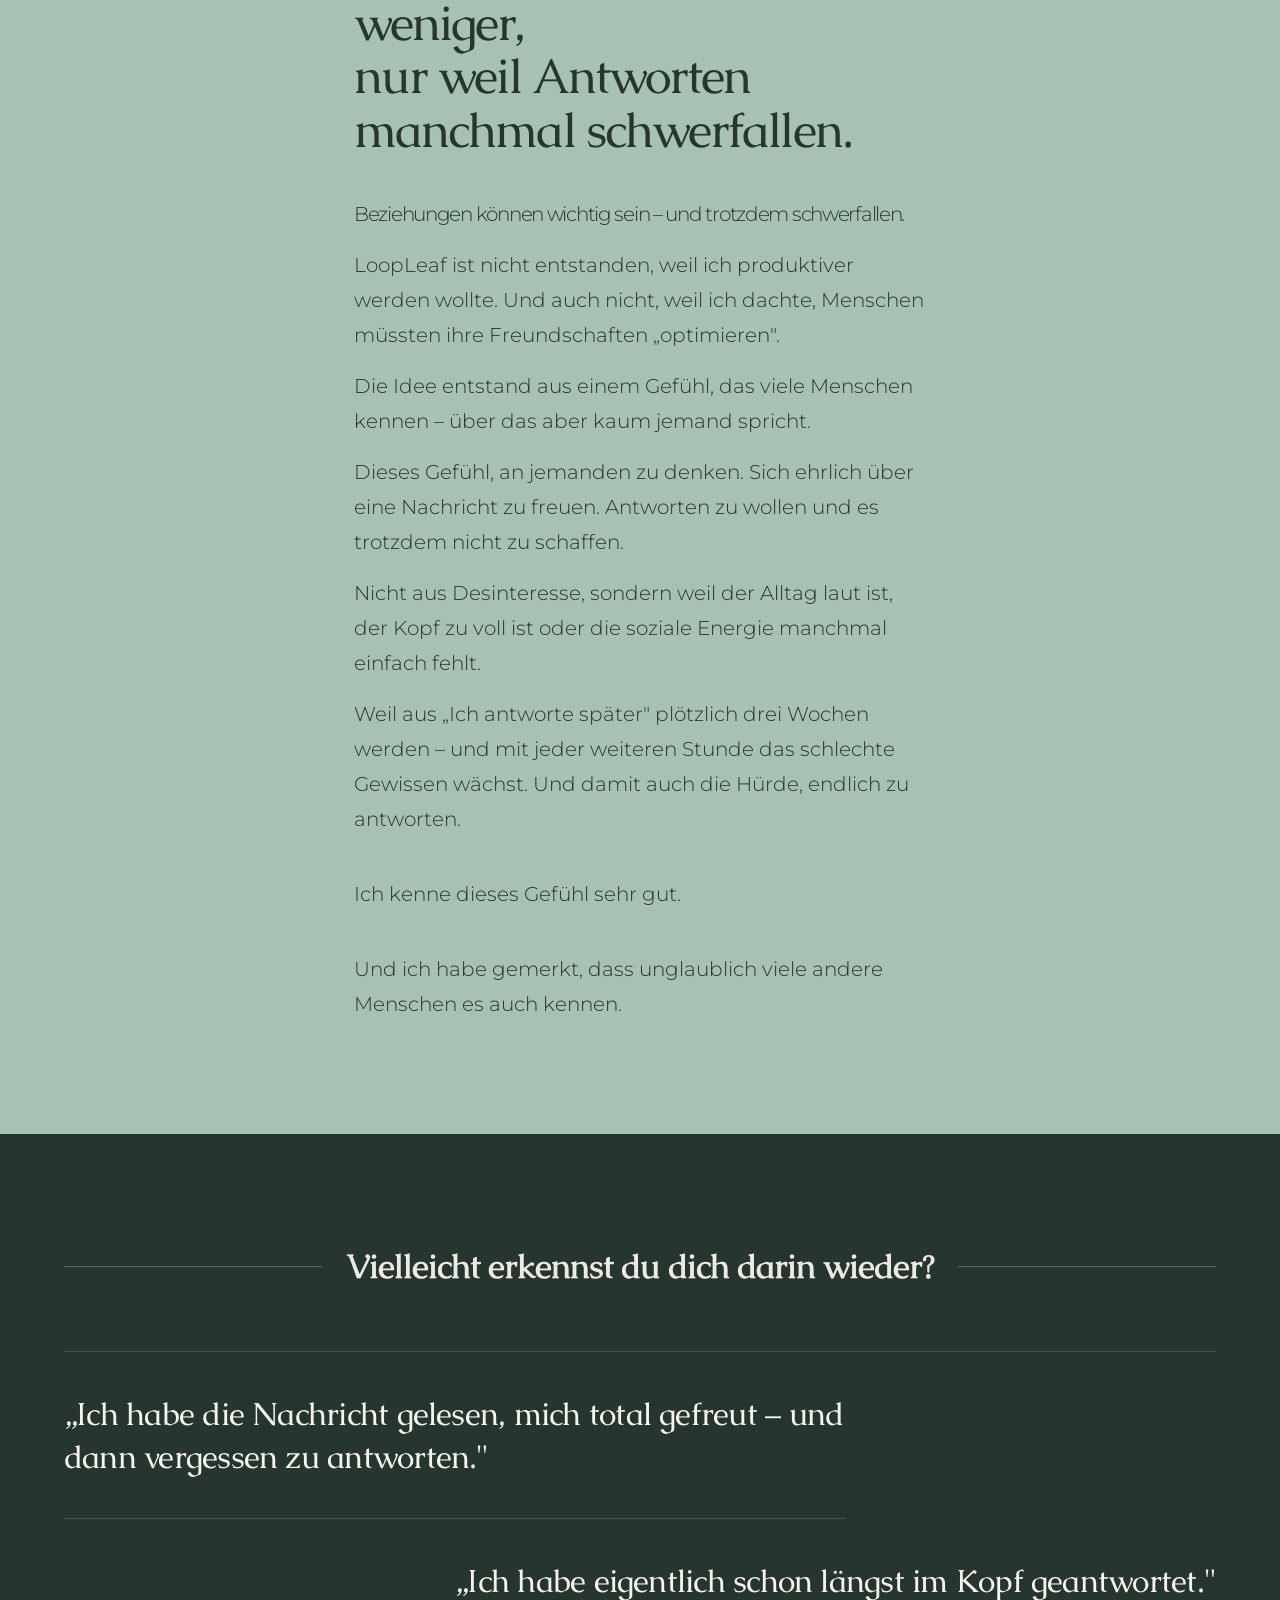
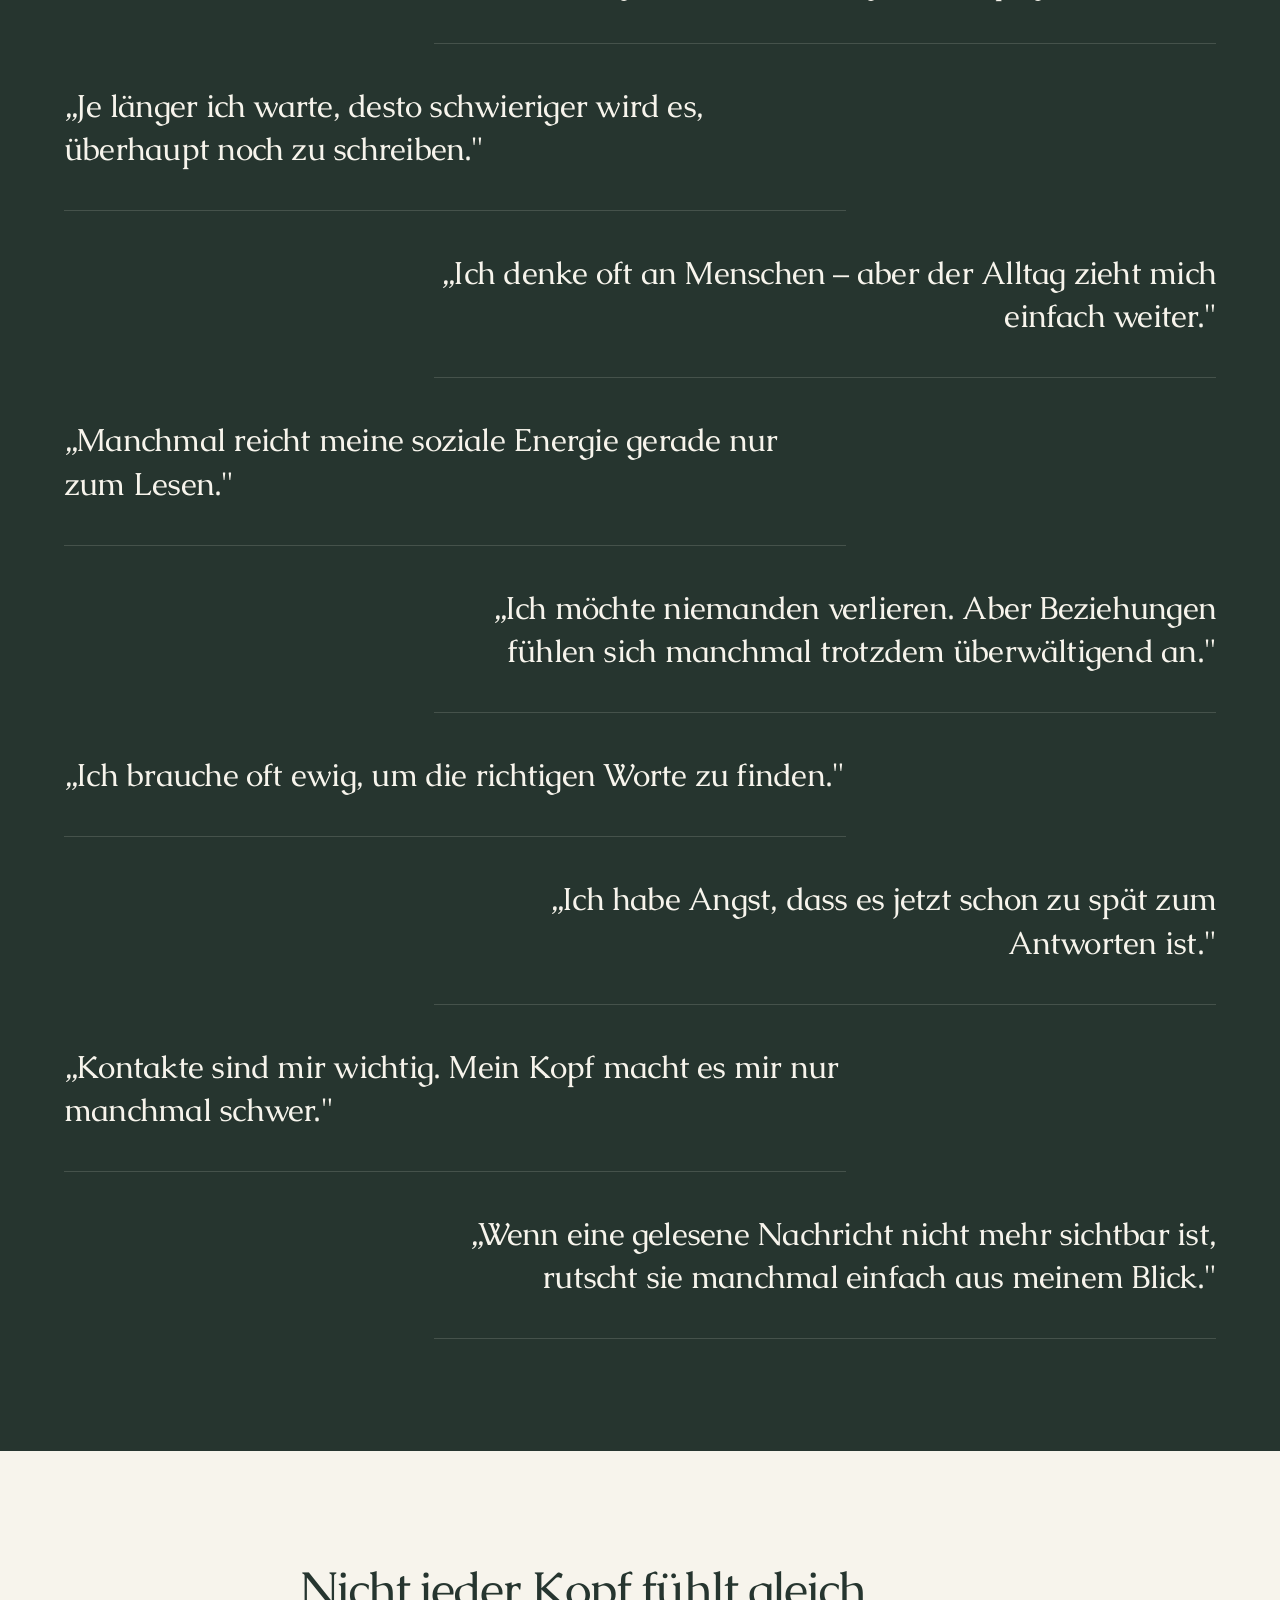
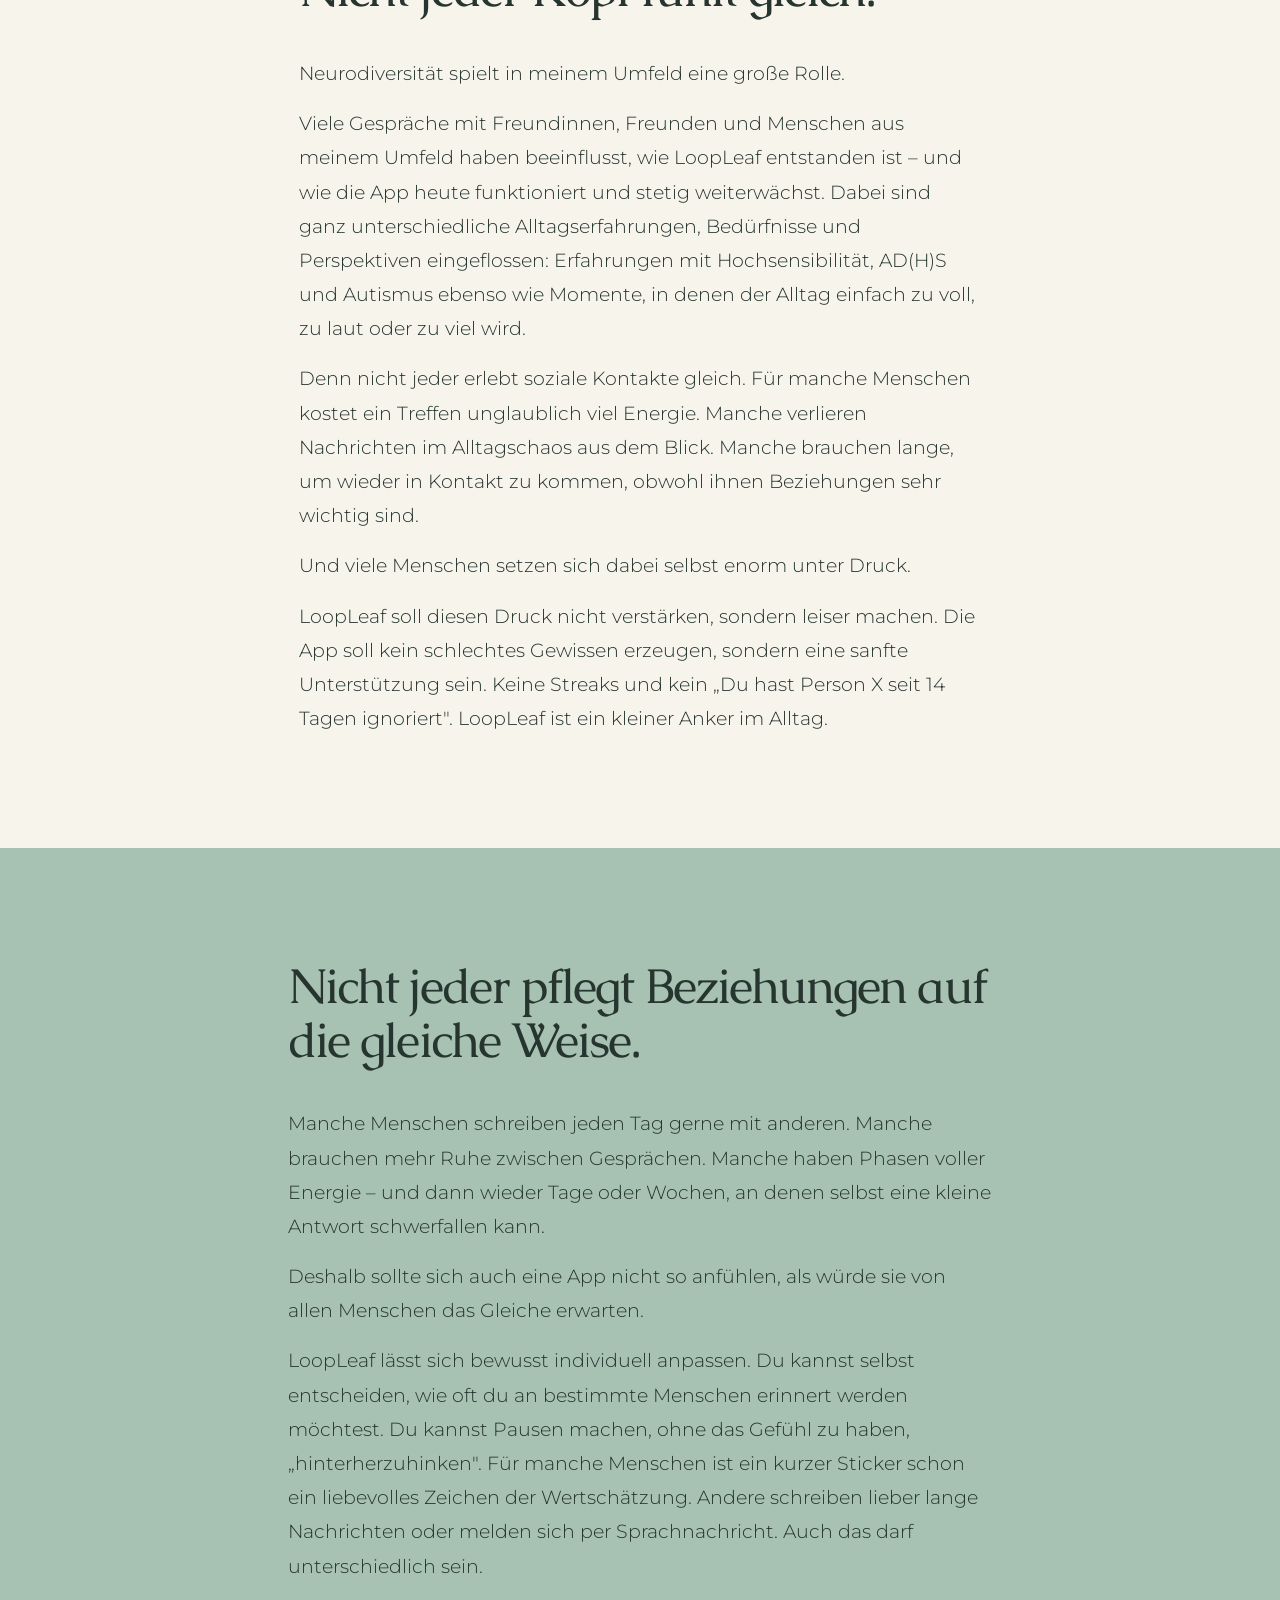
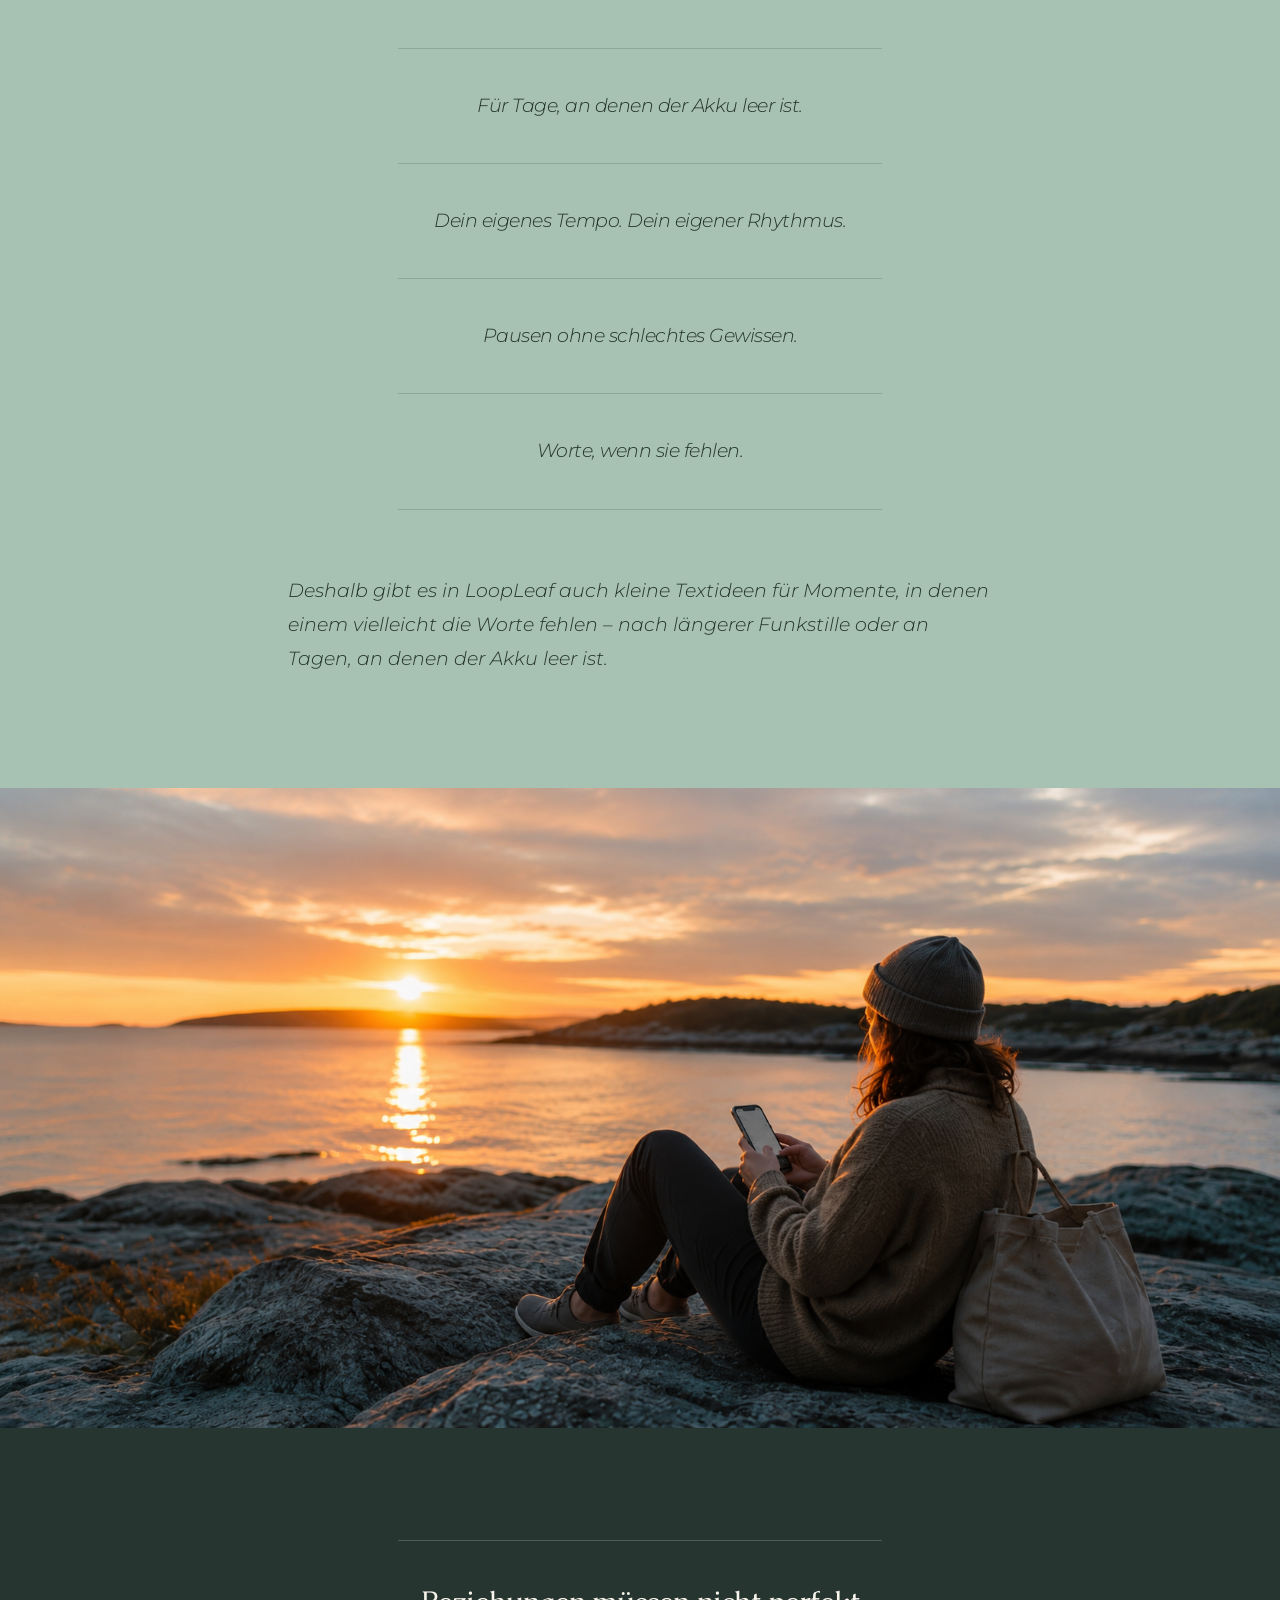
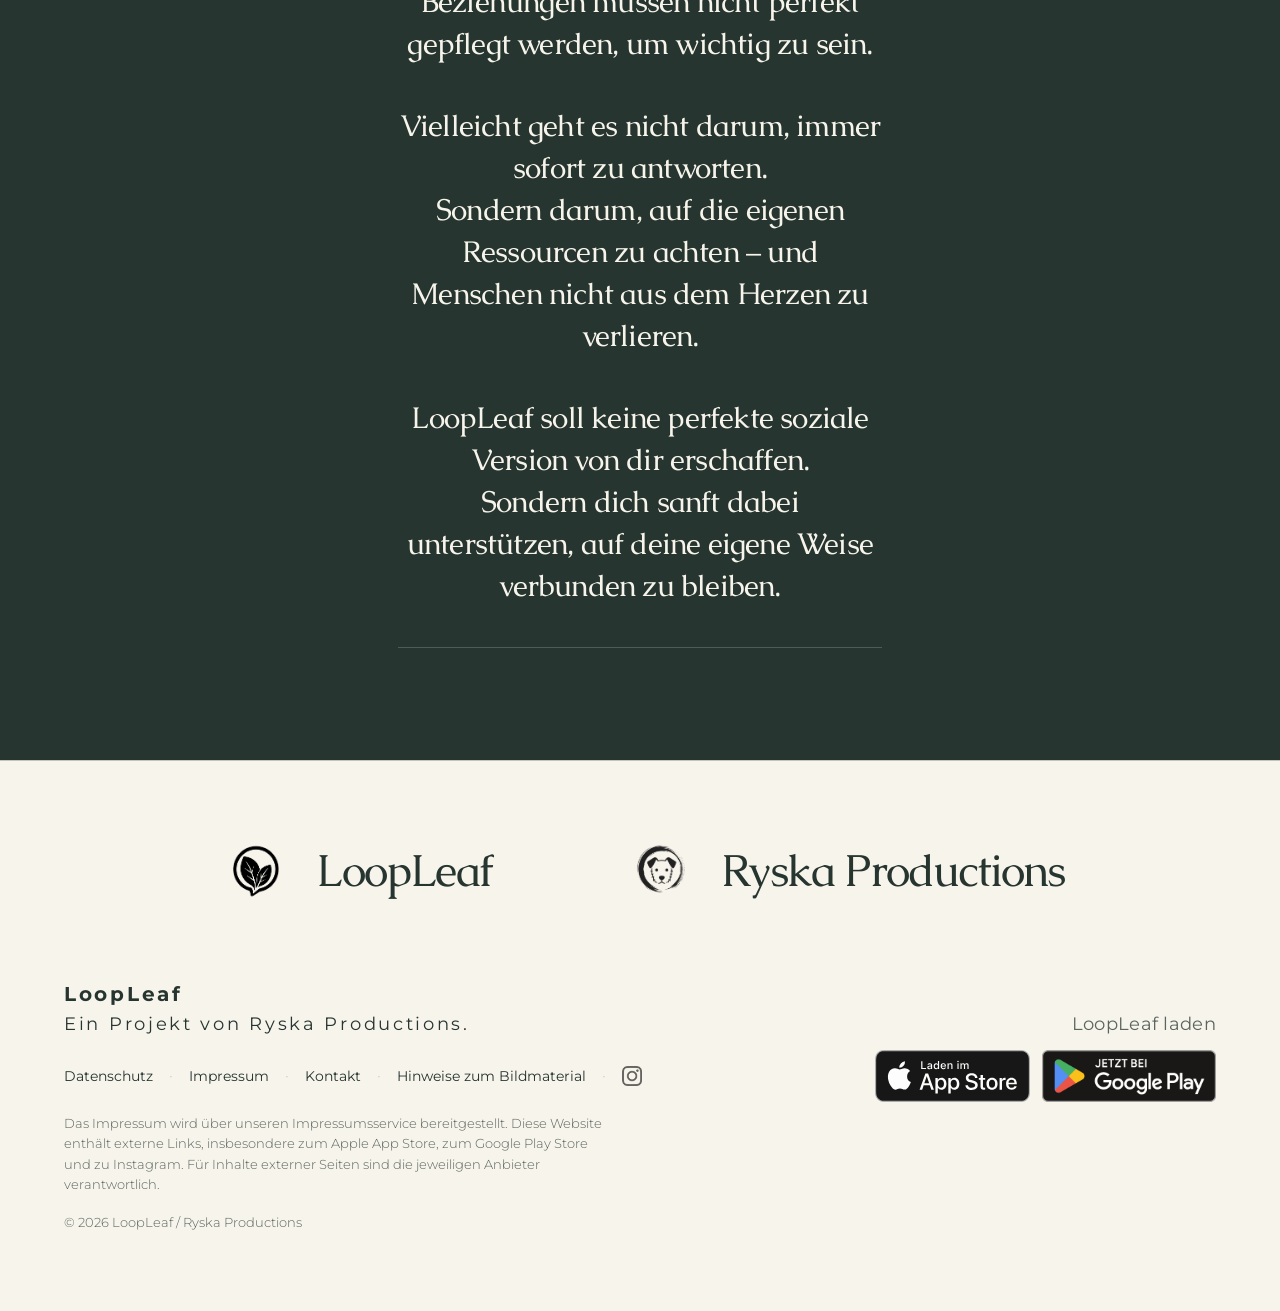
<file: warum.html>
<!DOCTYPE html>
<html lang="de">
<head>
  <meta charset="UTF-8">
  <meta name="viewport" content="width=device-width, initial-scale=1.0">
  <meta name="description" content="Warum es LoopLeaf gibt – für Menschen mit vollem Kopf, die Kontakte nicht vergessen, sondern manchmal im Alltag verlieren.">
  <title>Warum LoopLeaf? – LoopLeaf</title>
  <link rel="stylesheet" href="css/styles.css">
  <link rel="icon" href="assets/logos/loopleaf-app-icon-green.png" type="image/png">
  <link rel="apple-touch-icon" href="assets/logos/loopleaf-app-icon-green.png">

  <!-- Open Graph / Social Preview -->
  <meta property="og:type"         content="website">
  <meta property="og:url"          content="https://www.loopleaf.de/warum.html">
  <meta property="og:title"        content="Warum LoopLeaf? – LoopLeaf">
  <meta property="og:description"  content="Für Menschen mit vollem Kopf, die Kontakte nicht vergessen – sondern manchmal im Alltag verlieren.">
  <meta property="og:image"        content="https://www.loopleaf.de/assets/images/OG-Bild-LoopLeaf-1200x630-komp.jpg">
  <meta property="og:image:width"  content="1200">
  <meta property="og:image:height" content="630">
  <meta property="og:image:alt"    content="LoopLeaf – Beziehungen pflegen ohne Druck">
  <meta name="twitter:card"        content="summary_large_image">
  <meta name="twitter:title"       content="Warum LoopLeaf? – LoopLeaf">
  <meta name="twitter:description" content="Für Menschen mit vollem Kopf, die Kontakte nicht vergessen – sondern manchmal im Alltag verlieren.">
  <meta name="twitter:image"       content="https://www.loopleaf.de/assets/images/OG-Bild-LoopLeaf-1200x630-komp.jpg">
</head>
<body>

  <!-- HEADER -->
  <header class="site-header" id="site-header">
    <div class="header-inner">

      <a href="index.html" class="site-logo" aria-label="LoopLeaf – zur Startseite">
        <img src="assets/logos/loopleaf-logo-black.png" alt="" aria-hidden="true" class="site-logo__icon">
        <span class="site-logo__text">LoopLeaf</span>
      </a>

      <nav class="site-nav" id="site-nav" aria-label="Hauptnavigation">
        <ul role="list">
          <li><a href="index.html">Startseite</a></li>
          <li><a href="warum.html" aria-current="page">Warum LoopLeaf?</a></li>
          <li><a href="neuigkeiten.html">Neuigkeiten</a></li>
          <li><a href="ryska.html">Über Ryska Productions</a></li>
        </ul>
      </nav>

      <button
        class="nav-toggle"
        id="nav-toggle"
        aria-expanded="false"
        aria-controls="mobile-nav"
        aria-label="Menü öffnen"
      >
        <span class="nav-toggle-bar" aria-hidden="true"></span>
        <span class="nav-toggle-bar" aria-hidden="true"></span>
        <span class="nav-toggle-bar" aria-hidden="true"></span>
      </button>

    </div>
  </header>

  <!-- MOBILE NAVIGATION -->
  <nav class="mobile-nav" id="mobile-nav" aria-label="Mobile Navigation" aria-hidden="true">
    <ul role="list">
      <li><a href="index.html">Startseite</a></li>
      <li><a href="warum.html" aria-current="page">Warum LoopLeaf?</a></li>
      <li><a href="neuigkeiten.html">Neuigkeiten</a></li>
      <li><a href="ryska.html">Über Ryska Productions</a></li>
      <li><a href="datenschutz.html">Datenschutz</a></li>
      <li><a href="https://mein.online-impressum.de/ryska-productions/" target="_blank" rel="noopener noreferrer">Impressum</a></li>
      <li><a href="mailto:ryskaproductions@gmail.com">Kontakt</a></li>
    </ul>
  </nav>

  <!-- HAUPTINHALT -->
  <main id="main-content">


    <!-- ================================================
         HERO – Cream
         ================================================ -->

    <section class="warum-hero">

      <div class="container">
        <div class="warum-hero-text">
          <img src="assets/logos/loopleaf-logo-black.png" alt="" aria-hidden="true" class="warum-hero-logo">
          <p class="warum-hero-label">Die Idee hinter LoopLeaf</p>
          <h1>Warum es LoopLeaf gibt</h1>
          <div class="warum-for-lines">
            <p>Für Menschen mit vollem Kopf.</p>
            <p>Für Menschen, die oft schon im Kopf geantwortet haben.</p>
            <p>Für Menschen, die Kontakte nicht vergessen –<br class="mobile-br"> sondern manchmal im Alltag verlieren.</p>
            <p>Für Menschen, die sich über Nachrichten freuen,<br class="mobile-br"> aber nicht immer sofort antworten können.</p>
          </div>
        </div>
      </div>

      <div class="warum-hero-media">
        <img
          src="assets/images/young-woman-with-dog-cozy.PNG"
          alt="Junge Frau mit Hund in einer entspannten, gemütlichen Atmosphäre"
          class="warum-hero-image"
        >
      </div>

    </section>


    <!-- ================================================
         PERSÖNLICHER EINSTIEG – Sage
         ================================================ -->

    <section class="warum-personal">
      <div class="container">
        <div class="warum-personal-inner">

          <h2 class="warum-hero-tagline">Kontakte bedeuten nicht weniger,<br> nur weil Antworten manchmal schwerfallen.</h2>

          <p class="warum-personal-lead">Beziehungen können wichtig sein – und trotzdem schwerfallen.</p>

          <p>LoopLeaf ist nicht entstanden, weil ich produktiver werden wollte. Und auch nicht, weil ich dachte, Menschen müssten ihre Freundschaften „optimieren".</p>
          <p>Die Idee entstand aus einem Gefühl, das viele Menschen kennen – über das aber kaum jemand spricht.</p>
          <p>Dieses Gefühl, an jemanden zu denken. Sich ehrlich über eine Nachricht zu freuen. Antworten zu wollen und es trotzdem nicht zu schaffen.</p>
          <p>Nicht aus Desinteresse, sondern weil der Alltag laut ist, der Kopf zu voll ist oder die soziale Energie manchmal einfach fehlt.</p>
          <p>Weil aus „Ich antworte später" plötzlich drei Wochen werden – und mit jeder weiteren Stunde das schlechte Gewissen wächst. Und damit auch die Hürde, endlich zu antworten.</p>
          <p class="warum-personal-emphasis">Ich kenne dieses Gefühl sehr gut.</p>
          <p class="warum-personal-emphasis">Und ich habe gemerkt, dass unglaublich viele andere Menschen es auch kennen.</p>

        </div>
      </div>
    </section>


    <!-- ================================================
         WIEDERERKENNUNG – Dunkelgrün
         ================================================ -->

    <section class="warum-recognition" aria-label="Wiedererkennung">
      <div class="container">

        <p class="warum-recognition-intro">Vielleicht erkennst du dich darin wieder?</p>

        <div class="warum-statements">
          <blockquote class="warum-statement">„Ich habe die Nachricht gelesen, mich total gefreut – und dann vergessen zu antworten."</blockquote>
          <blockquote class="warum-statement">„Ich habe eigentlich schon längst im Kopf geantwortet."</blockquote>
          <blockquote class="warum-statement">„Je länger ich warte, desto schwieriger wird es, überhaupt noch zu schreiben."</blockquote>
          <blockquote class="warum-statement">„Ich denke oft an Menschen – aber der Alltag zieht mich einfach weiter."</blockquote>
          <blockquote class="warum-statement">„Manchmal reicht meine soziale Energie gerade nur zum Lesen."</blockquote>
          <blockquote class="warum-statement">„Ich möchte niemanden verlieren. Aber Beziehungen fühlen sich manchmal trotzdem überwältigend an."</blockquote>
          <blockquote class="warum-statement">„Ich brauche oft ewig, um die richtigen Worte zu finden."</blockquote>
          <blockquote class="warum-statement">„Ich habe Angst, dass es jetzt schon zu spät zum Antworten ist."</blockquote>
          <blockquote class="warum-statement">„Kontakte sind mir wichtig. Mein Kopf macht es mir nur manchmal schwer."</blockquote>
          <blockquote class="warum-statement">„Wenn eine gelesene Nachricht nicht mehr sichtbar ist, rutscht sie manchmal einfach aus meinem Blick."</blockquote>
        </div>

      </div>
    </section>


    <!-- ================================================
         NEURODIVERSITÄT – Cream
         ================================================ -->

    <section class="warum-neuro" aria-labelledby="warum-neuro-heading">
      <div class="container">
        <div class="warum-neuro-inner">

          <h2 id="warum-neuro-heading">Nicht jeder Kopf fühlt gleich.</h2>

          <p>Neurodiversität spielt in meinem Umfeld eine große Rolle.</p>
          <p>Viele Gespräche mit Freundinnen, Freunden und Menschen aus meinem Umfeld haben beeinflusst, wie LoopLeaf entstanden ist – und wie die App heute funktioniert und stetig weiterwächst. Dabei sind ganz unterschiedliche Alltagserfahrungen, Bedürfnisse und Perspektiven eingeflossen: Erfahrungen mit Hochsensibilität, AD(H)S und Autismus ebenso wie Momente, in denen der Alltag einfach zu voll, zu laut oder zu viel wird.</p>
          <p>Denn nicht jeder erlebt soziale Kontakte gleich. Für manche Menschen kostet ein Treffen unglaublich viel Energie. Manche verlieren Nachrichten im Alltagschaos aus dem Blick. Manche brauchen lange, um wieder in Kontakt zu kommen, obwohl ihnen Beziehungen sehr wichtig sind.</p>
          <p>Und viele Menschen setzen sich dabei selbst enorm unter Druck.</p>
          <p>LoopLeaf soll diesen Druck nicht verstärken, sondern leiser machen. Die App soll kein schlechtes Gewissen erzeugen, sondern eine sanfte Unterstützung sein. Keine Streaks und kein „Du hast Person X seit 14 Tagen ignoriert". LoopLeaf ist ein kleiner Anker im Alltag.</p>

        </div>
      </div>
    </section>


    <!-- ================================================
         INDIVIDUALISIERUNG – Sage
         ================================================ -->

    <section class="warum-individual" aria-labelledby="warum-individual-heading">
      <div class="container">
        <div class="warum-individual-inner">

          <h2 id="warum-individual-heading">Nicht jeder pflegt Beziehungen auf die gleiche Weise.</h2>

          <p>Manche Menschen schreiben jeden Tag gerne mit anderen. Manche brauchen mehr Ruhe zwischen Gesprächen. Manche haben Phasen voller Energie – und dann wieder Tage oder Wochen, an denen selbst eine kleine Antwort schwerfallen kann.</p>
          <p>Deshalb sollte sich auch eine App nicht so anfühlen, als würde sie von allen Menschen das Gleiche erwarten.</p>
          <p>LoopLeaf lässt sich bewusst individuell anpassen. Du kannst selbst entscheiden, wie oft du an bestimmte Menschen erinnert werden möchtest. Du kannst Pausen machen, ohne das Gefühl zu haben, „hinterherzuhinken". Für manche Menschen ist ein kurzer Sticker schon ein liebevolles Zeichen der Wertschätzung. Andere schreiben lieber lange Nachrichten oder melden sich per Sprachnachricht. Auch das darf unterschiedlich sein.</p>

          <div class="warum-moments">
            <div class="warum-moment">
              <p class="warum-moment-text">Für Tage, an denen der Akku leer ist.</p>
            </div>
            <div class="warum-moment">
              <p class="warum-moment-text">Dein eigenes Tempo. Dein eigener Rhythmus.</p>
            </div>
            <div class="warum-moment">
              <p class="warum-moment-text">Pausen ohne schlechtes Gewissen.</p>
            </div>
            <div class="warum-moment">
              <p class="warum-moment-text">Worte, wenn sie fehlen.</p>
            </div>
          </div>

          <p class="warum-textideen-note">Deshalb gibt es in LoopLeaf auch kleine Textideen für Momente, in denen einem vielleicht die Worte fehlen – nach längerer Funkstille oder an Tagen, an denen der Akku leer ist.</p>

        </div>
      </div>
    </section>


    <!-- ================================================
         ÜBERGANGS-BILD
         ================================================ -->

    <div class="warum-transition-image">
      <img
        src="assets/images/emotional-scene-connection-with-distance.png"
        alt="Ruhige Szene am Meer mit Blick aufs Handy"
      >
    </div>


    <!-- ================================================
         ABSCHLUSS – Cream
         ================================================ -->

    <section class="warum-closing">
      <div class="container">
        <div class="warum-closing-inner">
          <p>Beziehungen müssen nicht perfekt gepflegt werden, um wichtig zu sein.</p>
          <p>Vielleicht geht es nicht darum, immer sofort zu antworten.<br>Sondern darum, auf die eigenen Ressourcen zu achten – und Menschen nicht aus dem Herzen zu verlieren.</p>
          <p>LoopLeaf soll keine perfekte soziale Version von dir erschaffen.<br>Sondern dich sanft dabei unterstützen, auf deine eigene Weise verbunden zu bleiben.</p>
        </div>
      </div>
    </section>


  </main>


  <!-- FOOTER -->
  <footer class="site-footer">
    <div class="footer-inner">

      <!-- Obere Branding-Zeile -->
      <div class="footer-brand-row">
        <div class="footer-brand-item">
          <img src="assets/logos/loopleaf-logo-black.png" alt="" aria-hidden="true" class="footer-brand-logo">
          <span class="footer-brand-title">LoopLeaf</span>
        </div>
        <div class="footer-brand-item">
          <img src="assets/logos/ryska-productions-logo.png" alt="" aria-hidden="true" class="footer-brand-logo">
          <span class="footer-brand-title">Ryska Productions</span>
        </div>
      </div>

      <!-- Unterer Textblock -->
      <div class="footer-meta">

        <!-- Linke Spalte: Links, Hinweise, Copyright -->
        <div class="footer-meta-left">
          <p class="footer-small-heading">LoopLeaf</p>
          <p class="footer-subline">Ein Projekt von Ryska Productions.</p>

          <nav class="footer-nav" aria-label="Footer-Navigation">
            <a href="datenschutz.html">Datenschutz</a>
            <span class="footer-divider" aria-hidden="true">·</span>
            <a href="https://mein.online-impressum.de/ryska-productions/" target="_blank" rel="noopener noreferrer">Impressum</a>
            <span class="footer-divider" aria-hidden="true">·</span>
            <a href="mailto:ryskaproductions@gmail.com">Kontakt</a>
            <span class="footer-divider" aria-hidden="true">·</span>
            <a href="bildmaterial.html">Hinweise zum Bildmaterial</a>
            <span class="footer-divider" aria-hidden="true">·</span>
            <a
              href="https://www.instagram.com/loopleaf.app"
              class="footer-social-link"
              target="_blank"
              rel="noopener noreferrer"
              referrerpolicy="no-referrer"
              aria-label="Instagram-Profil von LoopLeaf öffnen"
            >
              <img
                src="assets/icons/Instagram_Glyph_Black.png"
                alt=""
                aria-hidden="true"
                class="footer-social-icon"
              >
            </a>
          </nav>

          <p class="footer-note">
            Das Impressum wird über unseren Impressumsservice bereitgestellt.
            Diese Website enthält externe Links, insbesondere zum Apple App Store, zum Google Play Store und zu Instagram.
            Für Inhalte externer Seiten sind die jeweiligen Anbieter verantwortlich.
          </p>

          <p class="footer-copyright">© 2026 LoopLeaf / Ryska Productions</p>
        </div>

        <!-- Rechte Download-Spalte -->
        <div class="footer-meta-right">
          <p class="footer-download-heading">LoopLeaf laden</p>
          <div class="footer-store-badges">
            <a
              href="https://apps.apple.com/de/app/loopleaf/id6767885278"
              target="_blank"
              rel="noopener noreferrer"
              referrerpolicy="no-referrer"
              aria-label="LoopLeaf im Apple App Store öffnen"
            >
              <img
                src="assets/icons/Download_on_App_Store/Black_lockup/SVG/Download_on_the_App_Store_Badge_DE_RGB_blk_092917.svg"
                alt="Download im App Store"
                class="store-badge store-badge--footer"
              >
            </a>
            <a
              href="https://play.google.com/store/apps/details?id=com.ryska.loopleaf&amp;hl=de&amp;gl=DE"
              target="_blank"
              rel="noopener noreferrer"
              referrerpolicy="no-referrer"
              aria-label="LoopLeaf bei Google Play öffnen"
            >
              <img
                src="assets/icons/GetItOnGooglePlay_Badge_Web_color_German.png"
                alt="Jetzt bei Google Play"
                class="store-badge store-badge--footer store-badge--play-footer"
              >
            </a>
          </div>
        </div>

      </div>

    </div>
  </footer>

  <script src="js/main.js"></script>
</body>
</html>
</file>
<file: css/styles.css>
/* ================================================================
   LoopLeaf Website – styles.css
   Mobile-first, responsive
   ================================================================ */


/* --- 1. FONTS (lokal eingebunden) --- */

@font-face {
  font-family: 'Montserrat';
  src: url('../assets/fonts/Montserrat/Montserrat-VariableFont_wght.ttf') format('truetype');
  font-weight: 100 900;
  font-style: normal;
  font-display: swap;
}

@font-face {
  font-family: 'Montserrat';
  src: url('../assets/fonts/Montserrat/Montserrat-Italic-VariableFont_wght.ttf') format('truetype');
  font-weight: 100 900;
  font-style: italic;
  font-display: swap;
}

@font-face {
  font-family: 'Caudex';
  src: url('../assets/fonts/caudex/Caudex-Regular.ttf') format('truetype');
  font-weight: 400;
  font-style: normal;
  font-display: swap;
}

@font-face {
  font-family: 'Caudex';
  src: url('../assets/fonts/caudex/Caudex-Bold.ttf') format('truetype');
  font-weight: 700;
  font-style: normal;
  font-display: swap;
}

@font-face {
  font-family: 'Caudex';
  src: url('../assets/fonts/caudex/Caudex-Italic.ttf') format('truetype');
  font-weight: 400;
  font-style: italic;
  font-display: swap;
}

@font-face {
  font-family: 'Caudex';
  src: url('../assets/fonts/caudex/Caudex-BoldItalic.ttf') format('truetype');
  font-weight: 700;
  font-style: italic;
  font-display: swap;
}


/* --- 2. CUSTOM PROPERTIES --- */

:root {
  /* Grundfarben */
  --color-cream:           #F7F4EC;   /* Seitenhintergrund, helle Sektionen */
  --color-dark-green:      #26352F;   /* Feature-Sektion, Überschriften, Buttons */
  --color-dark-green-deep: #1a2520;   /* Button-Hover (gedunkelte Schattierung von dark-green) */

  /* Weitere Grundfarben */
  --color-muted:           #C3C4BD;   /* Trennlinien, dezente Ränder */
  --color-mid-green:       #8F958E;   /* Reserve: sekundärer Text / gedämpfte Elemente */
  --color-text-soft:       #5A655E;   /* Fließtext weich */

  /* Oberflächen */
  --color-surface-tinted:  #eeeae0;   /* getönter Infohintergrund (z. B. Datenschutz-Adressblock) */

  /* Akzentfarben */
  --color-sage:            #A7C1B2;   /* Kopfzeile, Badges, Highlights */
  --color-sage-dark:       #6F8B79;   /* Hover-Zustände, sekundäre Akzente */
  --color-white:           #FFFFFF;   /* Text auf dunklem / salbeigrünem Hintergrund */
  --color-sage-light:      #C8D3CC;   /* helle Sektionshintergründe (Ryska-Seite) */

  /* Aliase für Lesbarkeit im Code */
  --color-text:            var(--color-dark-green);
  --color-border-soft:     var(--color-muted);    /* aktuell ungenutzt – Reserve für spätere Designvarianten */
  --color-card:            var(--color-white);    /* aktuell ungenutzt – Reserve für spätere Designvarianten */

  /* Schriften */
  --font-heading: 'Caudex', Georgia, serif;
  --font-body:    'Montserrat', system-ui, -apple-system, BlinkMacSystemFont, 'Segoe UI', sans-serif;

  /* Abstände */
  --space-xs:  0.5rem;
  --space-sm:  1rem;
  --space-md:  1.5rem;
  --space-lg:  2.5rem;
  --space-xl:  4rem;
  --space-2xl: 7rem;

  /* Header */
  --header-height: 64px;

  /* Rundungen */
  --radius-sm:   4px;
  --radius-md:   8px;
  --radius-pill: 999px;

  /* Übergänge */
  --transition-fast: 0.2s ease;
  --transition-base: 0.3s ease;
}

/*
  Opacity-Konvention (rgba-Werte, bewusst nicht in Tokens umgebaut):
  - --color-cream mit niedriger Opacity (0.15–0.25) → dezente Border-/Trennlinien auf dunklen Sektionen
  - --color-cream mit hoher Opacity (0.8–0.95)      → Sekundärtext auf dunklen Sektionen
  - --color-dark-green mit niedriger Opacity (0.18)  → dezente Trennlinien auf hellen Sektionen
*/


/* --- 3. RESET & BASIS --- */

*,
*::before,
*::after {
  box-sizing: border-box;
  margin: 0;
  padding: 0;
}

html {
  scroll-behavior: smooth;
}

body {
  font-family: var(--font-body);
  font-weight: 300;
  font-size: 1rem;
  line-height: 1.75;
  color: var(--color-text);
  background-color: var(--color-cream);
  padding-top: var(--header-height);
  -webkit-font-smoothing: antialiased;
  -moz-osx-font-smoothing: grayscale;
}

img {
  max-width: 100%;
  height: auto;
  display: block;
}

ul {
  list-style: none;
}

a {
  color: inherit;
  text-decoration: none;
}

button {
  font-family: var(--font-body);
  cursor: pointer;
  border: none;
  background: none;
}


/* --- 4. TYPOGRAFIE --- */

h1, h2, h3, h4, h5, h6 {
  font-family: var(--font-heading);
  font-weight: 400;
  line-height: 1.2;
  color: var(--color-dark-green);
}

h1 { font-size: clamp(2rem,   5vw, 3.5rem); }
h2 { font-size: clamp(1.5rem, 3.5vw, 2.5rem); }
h3 { font-size: clamp(1.2rem, 2.5vw, 1.75rem); }

p {
  max-width: 65ch;
}


/* --- 5. LAYOUT-UTILITIES --- */

.container {
  width: 100%;
  max-width: 1200px;
  margin-inline: auto;
  padding-inline: var(--space-md);
}

.section {
  padding-block: var(--space-xl);
}

/* Zeilenumbruch nur auf Mobile sichtbar */
.mobile-br {
  display: none;
}
@media (max-width: 768px) {
  .mobile-br {
    display: block;
  }
}


/* --- 6. HEADER --- */

.site-header {
  position: fixed;
  top: 0;
  left: 0;
  right: 0;
  z-index: 100;
  height: var(--header-height);
  background-color: var(--color-sage);
  border-bottom: none;
  transition: transform var(--transition-base);
}

.site-header--hidden {
  transform: translateY(-100%);
}

.header-inner {
  display: flex;
  align-items: center;
  justify-content: space-between;
  height: 100%;
  max-width: 1200px;
  margin-inline: auto;
  padding-inline: var(--space-md);
}

/* Logo / Brand-Gruppe links */
.site-logo {
  display: flex;
  align-items: center;
  gap: clamp(8px, 1.5vw, 20px);
  text-decoration: none;
  color: var(--color-dark-green);
}

/* Schwarzes PNG – kein Farbfilter, dunkel auf salbeigrünem Header */
.site-logo__icon {
  height: clamp(40px, 9vw, 100px);
  width: auto;
  object-fit: contain;
  flex-shrink: 0;
}

.site-logo__text {
  font-family: var(--font-heading);
  font-size: clamp(1.25rem, 3.8vw, 50px);
  font-weight: 400;
  color: var(--color-dark-green);
  letter-spacing: -0.5px;
  line-height: 1.1;
  white-space: nowrap;
}

@media (min-width: 1024px) {
  .site-logo__text {
    letter-spacing: -2px;
  }
}


/* --- 7. NAVIGATION (Desktop) --- */

.site-nav {
  display: none;
}

.site-nav ul {
  display: flex;
  align-items: center;
  gap: clamp(2rem, 4vw, 4rem);
}

.site-nav a {
  font-family: var(--font-body);
  font-weight: 300;
  font-size: 18px;
  line-height: 21.5px;
  color: var(--color-dark-green);
  text-decoration: none;
  letter-spacing: -0.36px;
  white-space: nowrap;
  transition: color var(--transition-fast);
  position: relative;
  padding-bottom: 3px;
}

.site-nav a:hover {
  color: var(--color-sage-dark);
}

/* Aktive Seite: dezente Unterlinie in Dunkelgrün */
.site-nav a[aria-current="page"] {
  color: var(--color-dark-green);
}

.site-nav a[aria-current="page"]::after {
  content: '';
  position: absolute;
  bottom: -3px;
  left: 0;
  right: 0;
  height: 1px;
  background-color: var(--color-dark-green);
}

/* Hamburger-Button (Mobile) */
.nav-toggle {
  display: flex;
  flex-direction: column;
  justify-content: center;
  gap: 5px;
  width: 44px;
  height: 44px;
  padding: 10px;
  background: none;
  border: none;
  cursor: pointer;
  color: var(--color-dark-green);
  border-radius: var(--radius-sm);
}

.nav-toggle-bar {
  display: block;
  width: 22px;
  height: 1.5px;
  background-color: var(--color-dark-green);
  border-radius: 2px;
  transition:
    transform var(--transition-base),
    opacity   var(--transition-base);
  transform-origin: center;
}

/* Hamburger → X Animation */
.nav-toggle[aria-expanded="true"] .nav-toggle-bar:nth-child(1) {
  transform: translateY(6.5px) rotate(45deg);
}
.nav-toggle[aria-expanded="true"] .nav-toggle-bar:nth-child(2) {
  opacity: 0;
  transform: scaleX(0);
}
.nav-toggle[aria-expanded="true"] .nav-toggle-bar:nth-child(3) {
  transform: translateY(-6.5px) rotate(-45deg);
}

/* Mobile Navigation (ausklappbar) */
.mobile-nav {
  display: none;
  position: fixed;
  top: var(--header-height);
  left: 0;
  right: 0;
  background-color: var(--color-sage-light);
  border-bottom: 1px solid var(--color-muted);
  z-index: 99;
  padding-block: var(--space-xs);
}

.mobile-nav.is-open {
  display: block;
}

.mobile-nav ul {
  max-width: 1200px;
  margin-inline: auto;
  padding-inline: var(--space-md);
}

.mobile-nav li + li {
  border-top: 1px solid var(--color-muted);
}

.mobile-nav a {
  display: block;
  padding-block: var(--space-sm);
  font-weight: 400;
  font-size: 1rem;
  color: var(--color-dark-green);
  text-decoration: none;
  transition: color var(--transition-fast);
}

.mobile-nav a:hover,
.mobile-nav a[aria-current="page"] {
  color: var(--color-sage-dark);
}


/* --- 8. BUTTONS --- */

.btn {
  display: inline-flex;
  align-items: center;
  justify-content: center;
  gap: var(--space-xs);
  padding: 0.75rem 1.75rem;
  border-radius: var(--radius-pill);
  font-family: var(--font-body);
  font-weight: 400;
  font-size: 0.95rem;
  letter-spacing: 0.02em;
  text-decoration: none;
  cursor: pointer;
  border: none;
  transition:
    background-color var(--transition-fast),
    color            var(--transition-fast),
    box-shadow       var(--transition-fast);
}

.btn--primary {
  background-color: var(--color-dark-green);
  color: var(--color-cream);
}

.btn--primary:hover {
  background-color: var(--color-dark-green-deep);
}

.btn--outline {
  background-color: transparent;
  color: var(--color-dark-green);
  border: 1px solid var(--color-dark-green);
}

.btn--outline:hover {
  background-color: var(--color-dark-green);
  color: var(--color-cream);
}


/* --- 9. FOOTER --- */

.site-footer {
  background-color: var(--color-cream);
  border-top: 1px solid var(--color-muted);
  padding-block: clamp(48px, 6vw, 90px);
}

.footer-inner {
  max-width: 1200px;
  margin-inline: auto;
  padding-inline: var(--space-md);
}

/* --- Obere Branding-Zeile: LoopLeaf links, Ryska rechts --- */

.footer-brand-row {
  display: flex;
  align-items: center;
  justify-content: center;
  gap: clamp(48px, 10vw, 160px);
  margin-bottom: clamp(48px, 6vw, 80px);
  flex-wrap: wrap;
}

.footer-brand-item {
  display: flex;
  align-items: center;
  gap: clamp(12px, 1.5vw, 22px);
}

/* Logos: feste Maße aus Wix-Referenz, contain verhindert Beschneidung */
.footer-brand-logo {
  width: 82px;
  height: 66px;
  object-fit: contain;
  object-position: center;
  display: block;
  flex-shrink: 0;
}

/* Große Schriftzüge: Caudex, nah an Wix-Referenz 45px */
.footer-brand-title {
  font-family: var(--font-heading);
  font-size: clamp(1.75rem, 3.5vw, 45px);
  font-weight: 400;
  line-height: 1.1;
  letter-spacing: -1.8px;
  color: var(--color-dark-green);
  white-space: nowrap;
}

/* --- Unterer Textblock --- */

/* „LoopLeaf" – kleines Heading: Montserrat Bold mit weitem Tracking */
.footer-small-heading {
  font-family: var(--font-body);
  font-size: 20px;
  font-weight: 700;
  line-height: 27px;
  letter-spacing: 2.7px;
  color: var(--color-dark-green);
  margin-bottom: 0.2rem;
  max-width: none;
}

/* „Ein Projekt von Ryska Productions." */
.footer-subline {
  font-family: var(--font-body);
  font-size: 18px;
  font-weight: 400;
  line-height: 27px;
  letter-spacing: 2.7px;
  color: var(--color-dark-green);
  margin-bottom: var(--space-md);
  max-width: none;
}

.footer-nav {
  display: flex;
  flex-wrap: wrap;
  gap: 0.25rem var(--space-sm);
  align-items: center;
  margin-bottom: var(--space-md);
}

.footer-nav a {
  font-family: var(--font-body);
  font-size: 0.875rem;
  font-weight: 400;
  color: var(--color-dark-green);
  text-decoration: none;
  transition: color var(--transition-fast);
}

.footer-nav a:hover {
  color: var(--color-sage-dark);
  text-decoration: underline;
}

.footer-divider {
  color: var(--color-muted);
  user-select: none;
}

/* Instagram-Link in der Footer-Nav (einfacher ausgehender Link, kein Plugin, kein Script) */
.footer-social-link {
  display: inline-flex;
  align-items: center;
  opacity: 0.6;
  transition: opacity var(--transition-fast);
  border-radius: 4px;
}

.footer-social-link:hover {
  opacity: 1;
}

.footer-social-icon {
  width: 20px;
  height: 20px;
  object-fit: contain;
  display: block;
}

/* Store-Badges im Footer – gemeinsame Download-Gruppe */
.footer-store-badges {
  display: flex;
  flex-direction: column;
  align-items: flex-start;   /* Mobile: linksbündig, konsistent mit übrigem Footer */
  gap: 0.6rem;
}

/* Tablet: weiterhin untereinander, aber rechtsbündig zur rechten Spalte */
@media (min-width: 768px) {
  .footer-store-badges {
    align-items: flex-end;
  }
}

/* Desktop: nebeneinander, rechtsbündig; umbrechen bei Bedarf */
@media (min-width: 1024px) {
  .footer-store-badges {
    flex-direction: row;
    flex-wrap: wrap;
    align-items: center;
    justify-content: flex-end;
    gap: 0.5rem 0.75rem;
  }
}

.store-badge--footer {
  height: auto;
  display: block;
  opacity: 0.9;
  transition: opacity var(--transition-fast);
}

/* Breiten parent-gescopt (Spezifität 0,2,0) → immun gegen die Hero-Regel
   `.store-badge { width: 230px }`. Höhengleich: App Store 155px ≈ 52px hoch,
   Google Play 174px ≈ 52px hoch (Ratio 3,366:1). */
.footer-store-badges .store-badge--footer {
  width: 155px;
}

.footer-store-badges .store-badge--play-footer {
  width: 174px;
}

.store-badge--footer:hover {
  opacity: 1;
}

.footer-note {
  font-family: var(--font-body);
  font-size: 0.8rem;
  color: var(--color-text-soft);
  line-height: 1.6;
  margin-bottom: var(--space-sm);
  max-width: 60ch;
}

.footer-copyright {
  font-family: var(--font-body);
  font-size: 0.8rem;
  color: var(--color-text-soft);
  max-width: none;
}

/* Footer Meta – zweispaltig auf Desktop */
.footer-meta {
  display: flex;
  flex-direction: column;
  gap: var(--space-lg);
}

.footer-meta-right {
  flex-shrink: 0;
}

.footer-download-heading {
  font-family: var(--font-body);
  font-size: 18px;
  font-weight: 400;
  line-height: 27px;
  letter-spacing: 0.3px;
  color: var(--color-text-soft);
  margin-bottom: 0.75rem;
}

@media (min-width: 768px) {
  .footer-meta {
    flex-direction: row;
    align-items: flex-start;
    justify-content: space-between;
    gap: var(--space-2xl);
  }

  .footer-meta-left {
    flex: 1;
    min-width: 0;
  }

  .footer-meta-right {
    display: flex;
    flex-direction: column;
    align-items: flex-end;
    padding-top: calc(27px + 0.2rem);
  }
}

@media (max-width: 768px) {
  .footer-brand-row {
    flex-direction: column;
    align-items: flex-start;
    gap: 1.5rem;
  }

  .footer-brand-title {
    font-size: clamp(1.5rem, 8vw, 38px);
    letter-spacing: -1px;
  }

  .footer-brand-logo {
    width: 68px;
    height: auto;
  }
}


/* --- 10. RESPONSIVE --- */

@media (min-width: 640px) {
  :root {
    --header-height: 80px;
  }
}

@media (min-width: 1024px) {
  :root {
    --header-height: 117px;
  }

  .site-nav {
    display: block;
  }

  .nav-toggle {
    display: none;
  }
}


/* --- 11. REDUCED MOTION --- */

@media (prefers-reduced-motion: reduce) {
  html {
    scroll-behavior: auto;
  }

  .site-header,
  .nav-toggle-bar,
  .site-nav a,
  .mobile-nav a,
  .btn,
  .footer-nav a,
  .footer-social-link,
  .store-badge,
  .store-badge--play,
  .store-badge--footer {
    transition: none;
  }
}


/* --- 12. FOKUS-STILE (Barrierearmut) --- */

:focus-visible {
  outline: 2px solid var(--color-sage);
  outline-offset: 3px;
  border-radius: var(--radius-sm);
}


/* ================================================================
   STARTSEITE
   ================================================================ */


/* --- HERO --- */

.hero {
  background-color: var(--color-cream);
  padding-top: var(--space-xl);
  padding-bottom: 0;
  text-align: center;
}

.hero-text {
  display: flex;
  flex-direction: column;
  align-items: center;
  margin-bottom: var(--space-md);
}

.hero-badge {
  display: inline-flex;
  align-items: center;
  background-color: var(--color-sage);
  color: var(--color-dark-green);
  padding: 0.35rem 1.1rem;
  border-radius: var(--radius-pill);
  font-size: 0.82rem;
  font-weight: 500;
  letter-spacing: 0.03em;
  margin-bottom: 0.75rem;
}

.hero h1 {
  font-size: clamp(3.2rem, 7vw, 100px);
  line-height: 1.1;
  letter-spacing: clamp(-5px, -0.35vw, -1px);
  max-width: 16ch;
  margin-bottom: var(--space-md);
}

.hero-intro {
  font-size: clamp(1rem, 1.8vw, 24px);
  color: var(--color-dark-green);
  max-width: 44ch;
  line-height: 1.2;
  letter-spacing: -0.02em;
  margin-bottom: var(--space-md);
}

/* Bild außerhalb des Containers – nutzt volle Viewport-Breite */
.hero-media {
  margin-top: var(--space-md);
}

/* Kein object-fit: cover → keine seitliche Beschneidung */
.hero-image {
  width: 100%;
  height: auto;
  display: block;
  border-radius: var(--radius-md) var(--radius-md) 0 0;
}

@media (min-width: 768px) {
  .hero {
    padding-top: var(--space-2xl);
  }
}

/* Store-Badges im Hero – gemeinsame Download-Gruppe */
.hero-store-badges {
  margin-top: 0;
  margin-bottom: 0;
  display: flex;
  flex-direction: column;
  align-items: center;
  gap: 0.9rem;
}

/* Ab Tablet: Badges nebeneinander, zentriert; umbrechen bei Bedarf */
@media (min-width: 640px) {
  .hero-store-badges {
    flex-direction: row;
    flex-wrap: wrap;
    justify-content: center;
    gap: 1rem 1.25rem;
  }
}

.store-badge {
  width: 190px;
  height: auto;
  display: block;
  opacity: 0.9;
  transition: opacity var(--transition-fast);
}

/* Google-Play-Badge: höhengleich zum App-Store-Badge (Ratio 3,366:1
   vs. 2,99:1 → etwas breiter bei gleicher sichtbarer Button-Höhe). */
.store-badge--play {
  width: 214px;
}

.store-badge:hover {
  opacity: 1;
}

@media (min-width: 1024px) {
  .store-badge {
    width: 230px;
  }

  .store-badge--play {
    width: 259px;
  }
}

@media (min-width: 1024px) {
  .hero h1 {
    font-size: 100px;
    line-height: 110px;
    letter-spacing: -5px;
  }
}


/* --- ZIELGRUPPEN-ABSCHNITT --- */

.target-section {
  background-color: var(--color-sage); /* #A7C1B2 */
  padding-block: var(--space-2xl);
  text-align: center;
}

.target-section h2 {
  font-family: var(--font-heading);
  font-size: clamp(1.8rem, 3.8vw, 49px);
  font-weight: 400;
  color: var(--color-dark-green);
  letter-spacing: -1.96px;
  line-height: 1.1;
  max-width: 22ch;
  margin-inline: auto;
  margin-bottom: var(--space-lg);
}

.target-section p {
  font-family: var(--font-heading);
  font-size: clamp(1rem, 3vw, 40px);
  font-weight: 400;
  color: var(--color-cream);
  letter-spacing: -1.6px;
  line-height: 1.1;
  max-width: 28ch;
  margin-inline: auto;
}

.target-section p + p {
  margin-top: var(--space-sm);
}

@media (max-width: 768px) {
  .target-section p {
    font-size: 1.4rem;
    line-height: 1.4;
  }
}


/* --- SOFA-BILD --- */

.sofa-image-section {
  overflow: hidden;
}

.sofa-image-section img {
  width: 100%;
  height: clamp(280px, 45vw, 580px);
  object-fit: cover;
  object-position: center;
}


/* --- FEATURES: Einleitung --- */

.features-section {
  background-color: var(--color-dark-green);
  padding-block: var(--space-2xl);
}

.features-intro {
  margin-bottom: var(--space-xl);
}

.features-intro h2 {
  font-family: var(--font-heading);
  font-size: clamp(2.5rem, 6vw, 80px);
  font-weight: 400;
  line-height: 1.1;
  letter-spacing: clamp(-4px, -0.3vw, -1px);
  color: var(--color-cream);
  margin-bottom: var(--space-sm);
}

.features-subline {
  font-family: var(--font-heading);
  font-size: clamp(1.25rem, 2.8vw, 40px);
  font-weight: 400;
  letter-spacing: -1.6px;
  line-height: 1.1;
  color: var(--color-cream);
  margin-bottom: var(--space-sm);
}

.features-desc {
  font-family: var(--font-body);
  font-size: clamp(0.95rem, 1.8vw, 25px);
  font-weight: 300;
  letter-spacing: -0.5px;
  line-height: 1.2;
  color: rgba(247, 244, 236, 0.8);
  max-width: 55ch;
}

/* Trennlinie oben über erstem Feature */
.features-list {
  border-top: 1px solid rgba(247, 244, 236, 0.2);
}


/* --- FEATURES: Reihen – Mobile --- */

/* Auf Mobile: Zahl oben, Content darunter, Bild ganz unten */
.feature-item {
  display: grid;
  grid-template-columns: 1fr;
  gap: var(--space-sm);
  padding-block: var(--space-lg);
  border-bottom: 1px solid rgba(247, 244, 236, 0.2);
}

.feature-number {
  font-family: var(--font-body);
  font-size: 1rem;
  font-weight: 300;
  color: var(--color-cream);
  letter-spacing: -0.36px;
  line-height: 1.2;
}

.feature-item h3 {
  font-family: var(--font-heading);
  font-size: clamp(2rem, 5vw, 80px);
  font-weight: 400;
  line-height: 1.1;
  letter-spacing: clamp(-4px, -0.28vw, -1px);
  color: var(--color-cream);
  margin-bottom: var(--space-sm);
}

.feature-content p {
  color: rgba(247, 244, 236, 0.85);
  font-family: var(--font-body);
  font-size: clamp(0.9rem, 1.5vw, 21px);
  font-weight: 300;
  letter-spacing: -0.42px;
  line-height: 1.2;
}

.feature-content p + p {
  margin-top: var(--space-sm);
}

/* Mobile: Bild am Ende der Reihe, natürliche Proportionen */
.feature-image {
  width: 100%;
  max-width: 280px;
  height: auto;
  border-radius: var(--radius-sm);
}


/* --- FEATURES: Reihen – Tablet (768px) ---
   Drei Spalten: [Zahl | Content | Bild]
   Zahl sitzt links neben der Überschrift, nicht darüber */

@media (min-width: 768px) {
  .feature-item {
    display: grid;
    grid-template-columns: 40px 1fr 220px;
    column-gap: var(--space-lg);
    row-gap: 0;
    padding-block: var(--space-lg);
    align-items: start;
  }

  .feature-number {
    grid-column: 1;
    grid-row: 1;
    font-size: 18px;
    padding-top: 10px;
  }

  .feature-content {
    grid-column: 2;
    grid-row: 1;
  }

  /* Bild streckt sich auf volle Reihenhöhe.
     padding-block: 8px erzeugt symmetrischen Abstand zu den Trennlinien.
     object-fit: contain verhindert horizontale Beschneidung. */
  .feature-image {
    grid-column: 3;
    grid-row: 1;
    width: 100%;
    height: 100%;
    align-self: stretch;
    box-sizing: border-box;
    padding-block: 8px;
    object-fit: contain;
    object-position: center;
    border-radius: var(--radius-sm);
  }
}


/* --- FEATURES: Reihen – Desktop (1024px) --- */

@media (min-width: 1024px) {
  .feature-item {
    grid-template-columns: 56px 1fr 240px;
    column-gap: var(--space-xl);
  }

  .feature-number {
    padding-top: 14px;
  }

  .feature-item h3 {
    font-size: 80px;
    line-height: 88px;
    letter-spacing: -4px;
  }

  .feature-content p {
    font-size: 21px;
    line-height: 25.2px;
    letter-spacing: -0.42px;
  }
}


/* ================================================================
   SCROLL-EINBLENDANIMATION – Feature-Bilder
   Progressive Enhancement: greift nur wenn html.js-enabled gesetzt.
   Ohne JS bleiben Bilder voll sichtbar.
   ================================================================ */

.js-enabled .feature-image {
  opacity: 0.18;
  filter: brightness(0.55);
  transform: translateY(12px);
  transition:
    opacity  900ms ease,
    filter   900ms ease,
    transform 900ms ease;
  will-change: opacity, filter, transform;
}

.js-enabled .feature-image.is-visible {
  opacity: 1;
  filter: brightness(1);
  transform: translateY(0);
}

/* Kein Transform bei reduziertem Bewegungsmodus, nur dezentes Fade */
@media (prefers-reduced-motion: reduce) {
  .js-enabled .feature-image {
    transform: none;
    filter: none;
    transition: opacity 500ms ease;
  }

  .js-enabled .feature-image.is-visible {
    opacity: 1;
    filter: none;
    transform: none;
  }
}


/* ================================================================
   RYSKA-SEITE  (ryska.html)
   Nutzt das globale Designsystem: Farben, Schriften, .container,
   .btn, .btn--primary aus den Abschnitten oben.
   ================================================================ */


/* --- Intro-Abschnitt --- */

.ryska-intro {
  padding-block: clamp(48px, 7vw, 96px);
  background-color: var(--color-cream);
  text-align: center;
}

.ryska-intro .container {
  display: flex;
  flex-direction: column;
  align-items: center;
}

.ryska-intro-logo {
  width: clamp(112px, 16vw, 160px);
  height: auto;
  object-fit: contain;
  display: block;
  margin-bottom: clamp(12px, 2vw, 20px);
}

.ryska-label {
  font-family: var(--font-heading);
  font-size: 30px;
  font-weight: 400;
  color: var(--color-dark-green);
  text-align: center;
  margin-bottom: 12px;
}

.ryska-intro h1 {
  font-family: var(--font-heading);
  font-size: clamp(2.4rem, 5vw, 72px);
  font-weight: 400;
  letter-spacing: -2px;
  color: var(--color-dark-green);
  margin-bottom: 16px;
}

.ryska-intro-sub {
  font-family: var(--font-body);
  font-size: clamp(1rem, 1.8vw, 20px);
  font-weight: 300;
  color: var(--color-dark-green);
  margin-bottom: 16px;
}

.ryska-intro-desc {
  font-family: var(--font-body);
  font-size: clamp(0.95rem, 1.4vw, 17px);
  font-weight: 300;
  line-height: 1.75;
  color: var(--color-text-soft);
  max-width: 520px;
  text-align: center;
  margin-bottom: var(--space-sm);
}

.ryska-intro-desc:last-of-type {
  margin-bottom: 0;
}


/* ================================================================
   KACHELSTRUKTUR – Abwechselndes Bild/Text-Grid
   ================================================================ */

.about-grid {
  width: 100%;
}

.about-row {
  display: grid;
  grid-template-columns: 1fr 1fr;
  min-height: 550px;
}

/* Bildkacheln */
.about-image {
  overflow: hidden;
  min-height: 550px;
}

.about-image img {
  width: 100%;
  height: 100%;
  object-fit: cover;
  object-position: center;
  display: block;
}

.about-image--portrait img {
  object-position: center top;
}

/* Textkacheln */
.about-text-card {
  display: flex;
  align-items: center;
  justify-content: center;
  padding: clamp(32px, 5vw, 72px);
  min-height: 550px;
}

.about-text-card--sage  { background-color: var(--color-sage); }
.about-text-card--cream { background-color: var(--color-cream); }

.about-text-inner {
  max-width: 380px;
  text-align: center;
}

/* Logos in Textkacheln */
.about-card-logo {
  width: clamp(80px, 10vw, 143px);
  height: clamp(80px, 10vw, 143px);
  object-fit: contain;
  display: block;
  margin: 0 auto clamp(16px, 2vw, 28px);
}

/* Überschriften in Textkacheln */
.about-card-title {
  font-family: var(--font-heading);
  font-size: clamp(1.5rem, 2.5vw, 38px);
  font-weight: 400;
  line-height: 1.1;
  letter-spacing: -1.9px;
  color: var(--color-dark-green);
  margin-bottom: clamp(16px, 2vw, 24px);
}

/* Fließtext in Textkacheln */
.about-card-text {
  font-family: var(--font-body);
  font-size: clamp(0.9rem, 1.3vw, 18px);
  font-weight: 400;
  line-height: 1.8;
  letter-spacing: -0.36px;
  color: var(--color-dark-green);
  margin-bottom: 14px;
}

.about-card-text:last-child {
  margin-bottom: 0;
}

/* Werte-Unterpunkte (Was mir wichtig ist) */
.about-card-values {
  margin-top: 8px;
}

.about-card-value-title {
  font-family: var(--font-heading);
  font-size: clamp(1rem, 1.4vw, 20px);
  font-weight: 400;
  letter-spacing: -0.5px;
  color: var(--color-dark-green);
  margin-top: 20px;
  margin-bottom: 6px;
}

.about-card-value-title:first-child {
  margin-top: 0;
}

/* Feedback-Button in Kachel */
.about-card-btn {
  margin-top: clamp(20px, 2.5vw, 32px);
  display: inline-block;
}


/* ================================================================
   RESPONSIVE – Ryska Kachelstruktur
   ================================================================ */

@media (max-width: 768px) {

  /* Zeilen auf Flex umschalten, damit order greift */
  .about-row {
    display: flex;
    flex-direction: column;
    min-height: auto;
  }

  /* Bild immer zuerst, unabhängig von der DOM-Reihenfolge */
  .about-row .about-image {
    order: 1;
    width: 100%;
    aspect-ratio: 1 / 1;
    min-height: auto;
  }

  .about-row .about-image img {
    width: 100%;
    height: 100%;
    object-fit: cover;
    object-position: center;
    display: block;
  }

  /* Hundeportrait: Kopf oben halten */
  .about-row .about-image--portrait img {
    object-position: center top;
  }

  /* Textkachel immer nach dem Bild */
  .about-row .about-text-card {
    order: 2;
    min-height: auto;
    padding: clamp(40px, 10vw, 64px) clamp(24px, 7vw, 40px);
  }

  .about-card-logo {
    width: 96px;
    height: 96px;
  }

  .about-card-title {
    font-size: clamp(30px, 9vw, 38px);
  }

  .about-card-text {
    font-size: 16px;
    line-height: 1.75;
  }
}

@media (min-width: 1024px) {
  .ryska-intro h1 {
    letter-spacing: -3px;
  }
}


/* ================================================================
   DATENSCHUTZSEITE  (datenschutz.html)
   ================================================================ */

.privacy-page {
  background-color: var(--color-cream);
  color: var(--color-dark-green);
}

.privacy-content {
  max-width: 860px;
  margin-inline: auto;
  padding: clamp(56px, 8vw, 110px) clamp(20px, 5vw, 48px);
}

/* H1 – Seitenüberschrift */
.privacy-content h1 {
  font-family: var(--font-heading);
  font-size: clamp(32px, 7vw, 72px);
  font-weight: 400;
  line-height: 1.1;
  letter-spacing: -0.03em;
  color: var(--color-dark-green);
  margin-bottom: clamp(8px, 1.5vw, 16px);
  overflow-wrap: break-word;
}

/* Informationsseiten ohne Datumszeile (z. B. Hinweise zum Bildmaterial):
   Der Abstand, den sonst .privacy-stand erzeugt, wird hier nachgebildet,
   damit die Seiten denselben Leserhythmus behalten. */
.privacy-content h1 + p:not(.privacy-stand) {
  margin-top: clamp(28px, 4vw, 48px);
}

/* Datumszeile */
.privacy-stand {
  font-family: var(--font-body);
  font-size: 15px;
  font-weight: 300;
  color: var(--color-text-soft);
  margin-bottom: clamp(40px, 6vw, 72px);
}

/* H2 – nummerierte Hauptabschnitte */
.privacy-content h2 {
  font-family: var(--font-heading);
  font-size: clamp(22px, 3vw, 32px);
  font-weight: 400;
  letter-spacing: -0.02em;
  color: var(--color-dark-green);
  margin-top: clamp(48px, 6vw, 80px);
  margin-bottom: clamp(12px, 1.5vw, 20px);
  padding-top: clamp(24px, 3vw, 40px);
  border-top: 1px solid var(--color-muted);
}

/* H3 – Unterabschnitte */
.privacy-content h3 {
  font-family: var(--font-body);
  font-size: clamp(16px, 1.8vw, 20px);
  font-weight: 600;
  letter-spacing: -0.01em;
  color: var(--color-dark-green);
  margin-top: clamp(28px, 3.5vw, 44px);
  margin-bottom: clamp(8px, 1vw, 14px);
}

/* H4 – Unter-Unterabschnitte */
.privacy-content h4 {
  font-family: var(--font-body);
  font-size: clamp(15px, 1.6vw, 18px);
  font-weight: 600;
  color: var(--color-dark-green);
  margin-top: clamp(20px, 2.5vw, 32px);
  margin-bottom: clamp(6px, 0.8vw, 10px);
}

/* Fließtext */
.privacy-content p {
  font-family: var(--font-body);
  font-size: clamp(15px, 1.5vw, 17px);
  font-weight: 300;
  line-height: 1.8;
  color: var(--color-dark-green);
  margin-bottom: clamp(12px, 1.5vw, 18px);
}

/* Listen */
.privacy-content ul {
  padding-left: clamp(20px, 3vw, 32px);
  margin-bottom: clamp(12px, 1.5vw, 18px);
  list-style: disc;
}

.privacy-content li {
  font-family: var(--font-body);
  font-size: clamp(15px, 1.5vw, 17px);
  font-weight: 300;
  line-height: 1.8;
  color: var(--color-dark-green);
  margin-bottom: 6px;
  list-style-type: disc;
}

/* Links */
.privacy-content a {
  color: var(--color-dark-green);
  text-decoration: underline;
  text-underline-offset: 3px;
  overflow-wrap: anywhere;
  word-break: break-word;
}

.privacy-content a:hover {
  color: var(--color-sage-dark);
}

.privacy-content a:focus-visible {
  outline: 2px solid var(--color-dark-green);
  outline-offset: 3px;
  border-radius: 2px;
}

/* Adressblock (verantwortliche Stelle) */
.privacy-address {
  font-style: normal;
  font-family: var(--font-body);
  font-size: clamp(15px, 1.5vw, 17px);
  font-weight: 300;
  line-height: 1.9;
  color: var(--color-dark-green);
  background-color: var(--color-surface-tinted);
  border-left: 3px solid var(--color-sage-dark);
  padding: clamp(16px, 2.5vw, 24px) clamp(20px, 3vw, 32px);
  margin-block: clamp(12px, 1.5vw, 18px);
  border-radius: 0 4px 4px 0;
}

/* Quellenangabe am Ende */
.privacy-source {
  margin-top: clamp(40px, 5vw, 64px);
  padding-top: clamp(20px, 2.5vw, 32px);
  border-top: 1px solid var(--color-muted);
  font-size: 14px !important;
  color: var(--color-text-soft) !important;
}


/* ================================================================
   RESPONSIVE – Datenschutzseite
   ================================================================ */

@media (max-width: 768px) {
  .privacy-content h2 {
    margin-top: clamp(36px, 8vw, 56px);
  }

  .privacy-content h3 {
    margin-top: clamp(20px, 5vw, 32px);
  }
}


/* ================================================================
   WARUM-SEITE  (warum.html)
   ================================================================ */

/* --- Hero (Cream) --- */
.warum-hero {
  background-color: var(--color-cream);
  padding-top: var(--space-xl);
  padding-bottom: 0;
  text-align: center;
}

.warum-hero-text {
  display: flex;
  flex-direction: column;
  align-items: center;
  margin-bottom: var(--space-xl);
}

.warum-hero-logo {
  width: clamp(96px, 13vw, 136px);
  height: auto;
  display: block;
  margin-bottom: var(--space-sm);
}

.warum-hero-label {
  font-family: var(--font-heading);
  font-size: 30px;
  font-weight: 400;
  color: var(--color-dark-green);
  text-align: center;
  margin-bottom: 12px;
}

.warum-hero h1 {
  font-size: clamp(2.4rem, 5vw, 72px);
  letter-spacing: -2px;
  max-width: 20ch;
  margin-bottom: var(--space-lg);
  margin-inline: auto;
}

.warum-for-lines {
  display: flex;
  flex-direction: column;
  gap: var(--space-sm);
}

.warum-for-lines p {
  font-family: var(--font-body);
  font-size: clamp(1rem, 1.8vw, 20px);
  font-weight: 300;
  color: var(--color-dark-green);
  max-width: 42ch;
  margin-inline: auto;
}

.warum-hero-media {
  margin-top: var(--space-lg);
}

.warum-hero-image {
  width: 100%;
  height: clamp(260px, 40vw, 520px);
  object-fit: cover;
  object-position: center;
  display: block;
}

.warum-hero-tagline {
  font-family: var(--font-heading);
  font-size: clamp(1.8rem, 3.8vw, 52px);
  font-weight: 400;
  line-height: 1.1;
  letter-spacing: clamp(-2px, -0.15vw, -0.5px);
  color: var(--color-dark-green);
  margin-bottom: var(--space-lg);
}

@media (min-width: 768px) {
  .warum-hero {
    padding-top: var(--space-2xl);
  }
}

/* --- Persönlicher Einstieg (Sage) --- */
.warum-personal {
  background-color: var(--color-sage);
  padding-block: var(--space-2xl);
}

.warum-personal-inner {
  max-width: 52ch;
  margin-inline: auto;
}

.warum-personal-lead {
  font-family: var(--font-heading);
  font-size: clamp(1.5rem, 3vw, 40px);
  font-weight: 400;
  line-height: 1.2;
  letter-spacing: clamp(-1.5px, -0.1vw, -0.5px);
  color: var(--color-dark-green);
  margin-bottom: var(--space-lg);
  max-width: 32ch;
}

.warum-personal p {
  font-family: var(--font-body);
  font-size: clamp(1rem, 1.6vw, 20px);
  font-weight: 300;
  line-height: 1.75;
  color: var(--color-dark-green);
  max-width: 60ch;
  margin-bottom: var(--space-sm);
}

.warum-personal p:last-child {
  margin-bottom: 0;
}

.warum-personal-emphasis {
  margin-top: var(--space-lg);
  max-width: 36ch;
}

/* --- Wiedererkennung (Dark Green) --- */
.warum-recognition {
  background-color: var(--color-dark-green);
  padding-block: var(--space-2xl);
}

.warum-recognition-intro {
  font-family: var(--font-heading);
  /* +2px vs. vorherigem clamp, sichtbar kräftiger via font-weight 700 */
  font-size: clamp(1.45rem, 2.7vw, 34px);
  font-weight: 700;
  line-height: 1.2;
  letter-spacing: -1px;
  color: rgba(247, 244, 236, 0.95);
  margin-bottom: var(--space-xl);
  display: flex;
  align-items: center;
  justify-content: center;
  gap: var(--space-md);
  text-align: center;
}

.warum-recognition-intro::before,
.warum-recognition-intro::after {
  content: '';
  flex: 1;
  height: 1px;
  background-color: rgba(247, 244, 236, 0.25);
}

@media (max-width: 768px) {
  /*
    Auf schmalen Bildschirmen sind die seitlichen Linien optisch kaum
    erkennbar — sie würden eher Rauschen erzeugen als ruhig wirken.
    Wir blenden sie aus und lassen die Überschrift dort sauber zentriert
    in voller Stärke wirken (gleicher 2-px-Schub + Gewicht wie Desktop).
  */
  .warum-recognition-intro::before,
  .warum-recognition-intro::after {
    display: none;
  }
}

.warum-statements {
  border-top: 1px solid rgba(247, 244, 236, 0.15);
}

.warum-statement {
  font-family: var(--font-heading);
  font-size: clamp(1.2rem, 2.5vw, 32px);
  font-weight: 400;
  line-height: 1.35;
  letter-spacing: clamp(-1px, -0.06vw, -0.3px);
  color: var(--color-cream);
  border: none;
  margin: 0;
  padding: var(--space-lg) 0;
  border-bottom: 1px solid rgba(247, 244, 236, 0.15);
  max-width: 46ch;
  display: block;
}

@media (min-width: 768px) {
  .warum-statement:nth-child(even) {
    margin-left: auto;
    text-align: right;
  }
}

/* --- Neurodiversität (Cream) --- */
.warum-neuro {
  background-color: var(--color-cream);
  padding-block: var(--space-2xl);
}

.warum-neuro-inner {
  max-width: 62ch;
  margin-inline: auto;
}

.warum-neuro h2 {
  font-size: clamp(1.8rem, 3.8vw, 52px);
  line-height: 1.1;
  letter-spacing: clamp(-2px, -0.15vw, -0.5px);
  margin-bottom: var(--space-lg);
}

.warum-neuro p {
  font-family: var(--font-body);
  font-size: clamp(1rem, 1.6vw, 19px);
  font-weight: 300;
  line-height: 1.8;
  color: var(--color-dark-green);
  max-width: 62ch;
  margin-bottom: var(--space-sm);
}

.warum-neuro p:last-child {
  margin-bottom: 0;
}

/* --- Individualisierung (Sage) --- */
.warum-individual {
  background-color: var(--color-sage);
  padding-block: var(--space-2xl);
}

.warum-individual-inner {
  max-width: 64ch;
  margin-inline: auto;
}

.warum-individual h2 {
  font-size: clamp(1.8rem, 3.8vw, 52px);
  line-height: 1.1;
  letter-spacing: clamp(-2px, -0.15vw, -0.5px);
  margin-bottom: var(--space-lg);
}

.warum-individual p {
  font-family: var(--font-body);
  font-size: clamp(1rem, 1.6vw, 19px);
  font-weight: 300;
  line-height: 1.8;
  color: var(--color-dark-green);
  max-width: 62ch;
  margin-bottom: var(--space-sm);
}

.warum-individual p:last-child {
  margin-bottom: 0;
}

/*
  Ruhige vertikale Linienliste (ehemals 2×2-Grid). Die vier Aussagen
  stehen untereinander, durch feine horizontale Linien getrennt.
  `max-width` ist bewusst etwas breiter als die längste Aussage
  („Dein eigenes Tempo. Dein eigener Rhythmus.") gewählt, sodass alle
  Linien gleich lang sind und einen Hauch über die Texte hinausragen.
*/
.warum-moments {
  display: block;
  max-width: 44ch;
  margin-top: var(--space-xl);
  margin-bottom: var(--space-xl);
  margin-inline: auto;
  border-top: 1px solid rgba(38, 53, 47, 0.18);
}

.warum-moment {
  padding: var(--space-lg) 0;
  border-bottom: 1px solid rgba(38, 53, 47, 0.18);
  text-align: center;
}

/* :nth-child(even) der vorherigen 2×2-Variante wird hier explizit
   neutralisiert, damit kein vertikaler Trenner und keine seitliche
   Polsterung mehr greifen. */
.warum-moment:nth-child(even) {
  padding-left: 0;
  padding-right: 0;
  border-left: none;
}

.warum-moment-text {
  font-family: var(--font-heading);
  font-style: italic;
  font-size: clamp(1rem, 2vw, 24px);
  font-weight: 400;
  line-height: 1.35;
  letter-spacing: -0.5px;
  color: var(--color-dark-green);
  max-width: none;
  margin-inline: auto;
  margin-bottom: 0;
}

.warum-textideen-note {
  font-style: italic;
  margin-top: var(--space-sm);
}

/* --- Übergangs-Bild (Individual → Closing) --- */
.warum-transition-image {
  overflow: hidden;
}

.warum-transition-image img {
  width: 100%;
  height: clamp(300px, 50vw, 640px);
  object-fit: cover;
  object-position: center;
}

/* --- Abschluss (Dark Green) --- */
.warum-closing {
  background-color: var(--color-dark-green);
  padding-block: var(--space-2xl);
}

.warum-closing-inner {
  max-width: 44ch;
  margin-inline: auto;
  text-align: center;
  border-top: 1px solid rgba(247, 244, 236, 0.2);
  border-bottom: 1px solid rgba(247, 244, 236, 0.2);
  padding-top: var(--space-lg);
  padding-bottom: var(--space-lg);
}

.warum-closing-inner p {
  font-family: var(--font-heading);
  font-size: clamp(1.2rem, 2.5vw, 30px);
  font-weight: 400;
  line-height: 1.4;
  letter-spacing: -0.8px;
  color: var(--color-cream);
  margin-bottom: var(--space-lg);
  max-width: 44ch;
}

.warum-closing-inner p:last-child {
  margin-bottom: 0;
}


/* ================================================================
   NEUIGKEITEN-SEITE  (neuigkeiten.html)
   Nutzt das globale Designsystem: Farben, Schriften, .container.
   Der Hero übernimmt visuell exakt die Werte der Warum-Hero —
   semantisch eigene Klassen, technisch via Mehrfach-Selektoren
   ohne CSS-Duplikate.
   ================================================================ */


/* --- Hero (Cream) – teilt Werte mit .warum-hero --- */

.news-hero {
  background-color: var(--color-cream);
  padding-top: var(--space-xl);
  padding-bottom: var(--space-xl);
  text-align: center;
}

.news-hero-text {
  display: flex;
  flex-direction: column;
  align-items: center;
}

.news-hero-logo {
  width: clamp(96px, 13vw, 136px);
  height: auto;
  display: block;
  margin-bottom: var(--space-sm);
}

.news-hero-label {
  font-family: var(--font-heading);
  font-size: 30px;
  font-weight: 400;
  color: var(--color-dark-green);
  text-align: center;
  margin-bottom: 12px;
}

.news-hero h1 {
  font-size: clamp(2.4rem, 5vw, 72px);
  letter-spacing: -2px;
  max-width: 20ch;
  margin-bottom: var(--space-lg);
  margin-inline: auto;
}

.news-hero-intro {
  font-family: var(--font-body);
  font-size: clamp(1rem, 1.8vw, 20px);
  font-weight: 300;
  color: var(--color-dark-green);
  max-width: 52ch;
  line-height: 1.6;
  margin-inline: auto;
}

@media (min-width: 768px) {
  .news-hero {
    padding-top: var(--space-2xl);
    padding-bottom: var(--space-2xl);
  }
}


/* --- Update-Liste / Karten (Cream-Hintergrund mit Sage-Karten) --- */

.news-section {
  background-color: var(--color-cream);
  padding-bottom: var(--space-2xl);
}

.news-list {
  list-style: none;
  margin: 0;
  padding: 0;
  display: flex;
  flex-direction: column;
  gap: var(--space-lg);
}

.news-card {
  background-color: var(--color-sage);
  border-radius: var(--radius-md);
  overflow: hidden;
  display: flex;
  flex-direction: column;
}

.news-card__media {
  width: 100%;
  /* 8:5-Verhältnis für einheitliches Erscheinungsbild auf Mobile */
  aspect-ratio: 8 / 5;
  overflow: hidden;
}

.news-card__image {
  width: 100%;
  height: 100%;
  object-fit: cover;
  object-position: center;
  display: block;
}

.news-card__body {
  padding: clamp(20px, 3vw, 36px);
  display: flex;
  flex-direction: column;
}

.news-card__date {
  font-family: var(--font-body);
  font-size: 0.85rem;
  font-weight: 400;
  letter-spacing: 0.04em;
  color: var(--color-text-soft);
  margin-bottom: 0.6rem;
  max-width: none;
}

.news-card__badges {
  list-style: none;
  margin: 0 0 var(--space-sm) 0;
  padding: 0;
  display: flex;
  flex-wrap: wrap;
  gap: 0.4rem 0.5rem;
}

.news-card__badge {
  display: inline-flex;
  align-items: center;
  background-color: var(--color-cream);
  color: var(--color-dark-green);
  font-family: var(--font-body);
  font-size: 0.75rem;
  font-weight: 500;
  letter-spacing: 0.04em;
  padding: 0.3rem 0.7rem;
  border-radius: var(--radius-pill);
  line-height: 1.2;
}

.news-card__title {
  font-family: var(--font-heading);
  font-size: clamp(1.5rem, 3vw, 32px);
  font-weight: 400;
  line-height: 1.15;
  letter-spacing: -0.5px;
  color: var(--color-dark-green);
  margin: 0 0 var(--space-sm) 0;
  max-width: none;
}

.news-card__text {
  font-family: var(--font-body);
  font-size: clamp(0.95rem, 1.4vw, 17px);
  font-weight: 300;
  line-height: 1.7;
  color: var(--color-dark-green);
  margin: 0;
  max-width: none;
}

/* Abstand zwischen mehreren Absätzen innerhalb derselben News-Karte */
.news-card__text + .news-card__text {
  margin-top: var(--space-sm);
}

/* Desktop ab 768 px: Bild links, Text rechts */
@media (min-width: 768px) {
  .news-card {
    flex-direction: row;
    align-items: stretch;
  }

  .news-card__media {
    flex: 0 0 38%;
    aspect-ratio: auto;
    min-height: 280px;
  }

  .news-card__body {
    flex: 1 1 62%;
    padding: clamp(28px, 3.5vw, 48px);
    justify-content: center;
  }
}

/*
  Nur Tablet (768–1023 px): In der schmalen Bildspalte croppt object-fit:
  cover horizontalstark. Bei Motiven, deren Hauptobjekt (z. B. das Handy)
  rechts der Bildmitte sitzt, wird der Crop gezielt nach rechts verschoben –
  links wird etwas mehr abgeschnitten, das Hauptmotiv bleibt sichtbar.
  Mobile (volles Bild) und Desktop (≥1024 px, center) bleiben unverändert.
*/
@media (min-width: 768px) and (max-width: 1023px) {
  .news-card__image--focus-right {
    object-position: 68% center;
  }
}


/* ================================================================
   KI-KENNZEICHNUNG – offizielle EU-Labels als Bild-Overlay
   ================================================================
   Wiederverwendbare Komponente. Das Label wird NICHT ins Motiv
   gerendert, sondern als eigenes Element darübergelegt. Die
   offiziellen SVG-Dateien werden unverändert eingebunden
   (Farbwirkung, Seitenverhältnis 3:1 und Inhalt bleiben erhalten).

   Verwendung:
     <div class="… ai-labeled">        <- beliebiger Bildcontainer
       <img …>
       <a class="ai-label" href="bildmaterial.html" aria-label="…">
         <img class="ai-label__img" src="…LABEL_AI MODIFIED….svg" alt="" aria-hidden="true">
       </a>
     </div>

   Für „AI GENERATED“ genügt der Austausch der SVG-Datei; für die
   Platzierung unten links zusätzlich .ai-label--bottom-left.
   ================================================================ */

.ai-labeled {
  position: relative;
}

.ai-label {
  position: absolute;
  bottom: 6px;
  right: 4px;
  /* Die offiziellen SVGs bringen rundum eigene transparente Randzonen
     mit. Zusammen mit dieser kleinen CSS-Einrückung ergibt sich ein
     optischer Abstand von rund 12–18 px zum Bildrand. */
  width: clamp(96px, 26%, 132px);
  display: block;
  line-height: 0;
  border-radius: var(--radius-pill);
  transition: opacity var(--transition-fast);
}

/* Ausweichposition, falls unten rechts wichtige Bildinhalte liegen */
.ai-label--bottom-left {
  right: auto;
  left: 4px;
}

.ai-label__img {
  display: block;
  width: 100%;
  height: auto; /* Seitenverhältnis des offiziellen Labels bleibt erhalten */
}

a.ai-label:hover {
  opacity: 0.85;
}

/* Fokusring mit hellem Saum, damit er auf hellen wie dunklen
   Bildbereichen sichtbar bleibt. */
a.ai-label:focus-visible {
  outline: 2px solid var(--color-dark-green);
  outline-offset: 2px;
  box-shadow: 0 0 0 4px rgba(255, 255, 255, 0.9);
}

@media (prefers-reduced-motion: reduce) {
  .ai-label {
    transition: none;
  }
}
</file>
